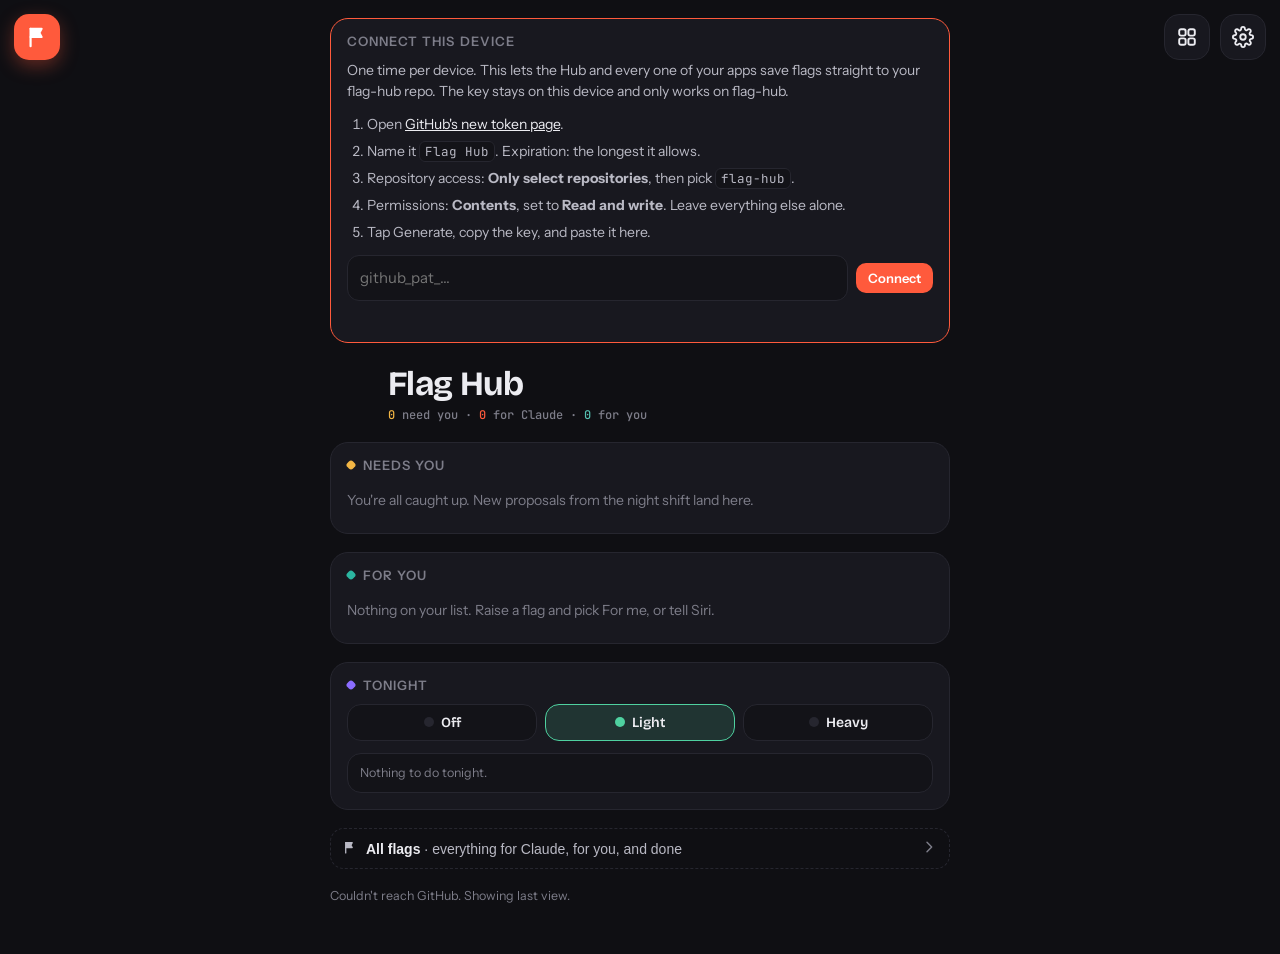
<file: index.html>
<!doctype html>
<html lang="en">
<head>
<meta charset="utf-8">
<meta name="viewport" content="width=device-width,initial-scale=1,viewport-fit=cover">
<title>Flag Hub</title>
<meta name="description" content="Every flag across your apps and projects, plus the night shift switch.">
<meta name="apple-mobile-web-app-capable" content="yes">
<meta name="apple-mobile-web-app-status-bar-style" content="black-translucent">
<meta name="apple-mobile-web-app-title" content="Flag Hub">
<link rel="icon" href="icons/favicon.svg" type="image/svg+xml">
<link rel="icon" href="icons/favicon-32.png?v=2" sizes="32x32">
<link rel="apple-touch-icon" href="icons/apple-touch-icon.png?v=2">
<link rel="manifest" href="manifest.webmanifest">
<meta property="og:title" content="Flag Hub">
<meta property="og:description" content="Every flag across your apps and projects, plus the night shift switch.">
<meta property="og:image" content="https://feirzen.github.io/flag-hub/icons/og-image.png?v=2">
<meta name="twitter:card" content="summary_large_image">
<link rel="preconnect" href="https://fonts.googleapis.com">
<link rel="stylesheet" href="https://fonts.googleapis.com/css2?family=Bricolage+Grotesque:opsz,wght@12..96,500;12..96,700&family=Instrument+Sans:wght@400;500;600&family=JetBrains+Mono:wght@400;500&display=swap">
<style>
/* Layout: one narrow column like a field clipboard; night-shift switch on top, then what needs you, then the flags. */
:root{
  --card:var(--surface,#18181f); --card2:var(--surface2,#131318); --line:var(--border,#26262f); --ink:var(--text,#ececf1); --ink2:var(--dim,#b9b9c4); --ink3:var(--muted,#7d7d89);
  --flag:#ff5a3c; --flagInk:#ffffff; --flagBg:color-mix(in srgb,#ff5a3c 15%,var(--card));
  --okc:var(--ok,#4fd1a0); --okBg:color-mix(in srgb,var(--okc) 15%,var(--card)); --warn:var(--star,#f2b544); --warnBg:color-mix(in srgb,var(--warn) 15%,var(--card));
  --teal:#2bb5a0; --tealInk:color-mix(in srgb,#2bb5a0 78%,var(--ink)); --tealBg:color-mix(in srgb,#2bb5a0 16%,var(--card));
  --off:var(--muted,#7d7d89); --big:#8b6cff; --bigBg:color-mix(in srgb,#8b6cff 16%,var(--card));
  --fd:"Bricolage Grotesque",ui-sans-serif,system-ui,sans-serif; --fb:"Instrument Sans",ui-sans-serif,system-ui,sans-serif; --fm:"JetBrains Mono",ui-monospace,Menlo,monospace;
}
*{box-sizing:border-box}
html{background:var(--bg,#0f0f13)}
body{margin:0;background:var(--bg,#0f0f13);color:var(--ink);font:15px/1.5 var(--fb);padding-left:max(16px,env(safe-area-inset-left,0px));padding-right:max(16px,env(safe-area-inset-right,0px));padding-top:calc(18px + env(safe-area-inset-top,0px));padding-bottom:calc(48px + env(safe-area-inset-bottom,0px));transition:background .5s,color .5s}
.wrap{max-width:620px;margin:0 auto;display:flex;flex-direction:column;gap:18px}
header{display:flex;flex-direction:column;align-items:flex-start;gap:6px;padding-top:6px;padding-right:56px}
h1{font:700 34px/1 var(--fd);letter-spacing:-.02em;margin:0;display:flex;align-items:center;gap:10px;text-wrap:balance}
h1 svg{color:var(--flag);flex:none}
.tally{font:500 12px/1.4 var(--fm);color:var(--ink3);font-variant-numeric:tabular-nums}
.tally b{color:var(--ink);font-weight:500}
section{background:var(--card);border:1px solid var(--line);border-radius:18px;padding:16px;display:flex;flex-direction:column;gap:12px}
h2{font:600 13px/1 var(--fb);letter-spacing:.08em;text-transform:uppercase;color:var(--ink3);margin:0;display:flex;justify-content:space-between;align-items:center}
h2 span.n{font:500 12px var(--fm);letter-spacing:0;color:var(--ink3);text-transform:none}
.modes{display:grid;grid-template-columns:repeat(3,1fr);gap:8px}
.mode{border:1.5px solid var(--line);background:var(--card2);color:var(--ink);border-radius:14px;padding:12px 8px 10px;cursor:pointer;display:flex;flex-direction:column;align-items:center;gap:4px;font:600 15px var(--fd);transition:transform .15s,border-color .2s,background .2s}
.mode small{font:400 11.5px/1.3 var(--fb);color:var(--ink3);text-align:center}
.mode:active{transform:scale(.97)}
.mode[aria-pressed="true"][data-m="off"]{border-color:var(--off);background:var(--card)}
.mode[aria-pressed="true"][data-m="light"]{border-color:var(--okc);background:var(--okBg)}
.mode[aria-pressed="true"][data-m="big"]{border-color:var(--big);background:var(--bigBg)}
.dot{width:10px;height:10px;border-radius:50%;background:var(--line)}
.mode[aria-pressed="true"][data-m="off"] .dot{background:var(--off)}
.mode[aria-pressed="true"][data-m="light"] .dot{background:var(--okc)}
.mode[aria-pressed="true"][data-m="big"] .dot{background:var(--big)}
.lastrun{font-size:13px;color:var(--ink2);margin:0}
.chips{display:flex;flex-wrap:wrap;gap:6px}
.chip{border:1px solid var(--line);background:var(--card2);color:var(--ink2);border-radius:999px;padding:6px 11px;font:500 13px var(--fb);cursor:pointer;transition:background .15s,color .15s,border-color .15s}
.chip[aria-pressed="true"]{background:var(--ink);color:var(--bg);border-color:var(--ink)}
.chip.add{border-style:dashed}
textarea,input[type=text]{width:100%;border:1px solid var(--line);background:var(--card2);color:var(--ink);border-radius:12px;padding:11px 12px;font:15px/1.45 var(--fb);outline:none}
textarea{min-height:84px;resize:vertical}
textarea:focus,input[type=text]:focus{border-color:var(--flag)}
.row{display:flex;gap:8px;align-items:center}
.btn{white-space:nowrap;border:0;border-radius:12px;padding:11px 16px;font:600 15px var(--fb);cursor:pointer;background:var(--flag);color:var(--flagInk);transition:transform .12s}
.btn:active{transform:scale(.97)}
.btn.ghost{background:transparent;color:var(--ink2);border:1px solid var(--line)}
.btn.sm{padding:7px 12px;font-size:13px;border-radius:10px}
.err{color:var(--flag);font-size:13px;min-height:1em;margin:0}
.list{display:flex;flex-direction:column}
.item{display:grid;grid-template-columns:minmax(0,1fr) auto;grid-template-areas:"meta acts" "txt txt";gap:6px 10px;align-items:center;padding:12px 0;border-top:1px solid var(--line);animation:in .35s ease}
.item:first-child{border-top:0;padding-top:2px}
@keyframes in{from{opacity:.0;transform:translateY(4px)}to{opacity:1;transform:none}}
.item .txt{grid-area:txt;min-width:0;overflow-wrap:anywhere}
.item .lt{display:block}
.item .lt.clamp{display:-webkit-box;-webkit-line-clamp:5;-webkit-box-orient:vertical;overflow:hidden}
.item .more{display:inline-block;margin:4px 0 0;padding:0;background:none;border:0;font:inherit;font-size:13px;color:var(--ink3);cursor:pointer;text-decoration:underline;text-underline-offset:2px}
.item>.meta{grid-area:meta}
.item>.acts{grid-area:acts}
.meta{grid-column:1/-1;display:flex;flex-wrap:wrap;gap:6px;align-items:center;font:500 11.5px var(--fm);color:var(--ink3)}
.tag{background:var(--card2);border:1px solid var(--line);border-radius:6px;padding:1px 6px;color:var(--ink2)}
.tag.app{background:var(--flagBg);border-color:transparent;color:var(--flag)}
.tag.prop{background:var(--warnBg);border-color:transparent;color:var(--warn)}
.acts{display:flex;gap:6px;align-items:center}
.ic{width:32px;height:32px;border-radius:10px;border:1px solid var(--line);background:var(--card2);color:var(--ink2);display:flex;align-items:center;justify-content:center;cursor:pointer}
.ic.sure{background:var(--flag);color:var(--flagInk);border-color:var(--flag)}
.ic,.btn{touch-action:manipulation;-webkit-tap-highlight-color:transparent}
.ic{transition:transform .12s ease,background .15s ease,color .15s ease}
.ic:active{transform:scale(.88)}
.ic.working,.saving button.ic.working{background:var(--ink);color:var(--bg);border-color:var(--ink);animation:tapwait 1.1s ease-in-out infinite}
.saving{opacity:.6;pointer-events:none;transition:opacity .2s ease}
@keyframes tapwait{50%{opacity:.5;transform:scale(.92)}}
.empty{color:var(--ink3);font-size:14px;margin:0;padding:6px 0}
.prop{background:var(--card2);border:1px solid var(--line);border-radius:14px;padding:12px;display:flex;flex-direction:column;gap:8px}
.prop h3{margin:0;font:600 16px/1.3 var(--fd)}
.prop p{margin:0;color:var(--ink2);font-size:14px}
.prop a{color:var(--ink);font-size:13px}
.state{font:600 12px var(--fb);padding:3px 8px;border-radius:6px;align-self:flex-start}
.state.approved{background:var(--okBg);color:var(--okc)}
.state.denied{background:var(--card);color:var(--ink3);border:1px solid var(--line)}
.filters{display:flex;gap:6px;overflow-x:auto;padding-bottom:2px}
.filters .chip{flex:none}
details summary{cursor:pointer;color:var(--ink3);font-size:13px}
.note{font-size:12.5px;color:var(--ink3);margin:0}
:focus-visible{outline:2px solid var(--flag);outline-offset:2px}
@media (prefers-reduced-motion:reduce){*{animation:none!important;transition:none!important}}
[hidden]{display:none!important}
.tag.pri{background:var(--flagBg);border-color:transparent;color:var(--flag)}
.item.is-pri .txt{font-weight:500}
.ic.pri-on{background:var(--flag);color:var(--flagInk);border-color:var(--flag)}
.prirow{display:flex;gap:8px;align-items:center;font-size:14px;color:var(--ink2);cursor:pointer}
.prirow input{accent-color:var(--flag);width:18px;height:18px}
.digest{display:flex;flex-direction:column;gap:6px;border-top:1px solid var(--line);padding-top:10px}
.digest .dl{display:flex;gap:8px;align-items:baseline;font-size:14px;color:var(--ink2)}
.digest .dk{flex:none;font:600 11px var(--fm);text-transform:uppercase;letter-spacing:.04em;padding:2px 6px;border-radius:6px;background:var(--card2);color:var(--ink3)}
.digest .dk.fixed,.digest .dk.shipped,.digest .dk.merged{background:var(--okBg);color:var(--okc)}
.digest .dk.proposed{background:var(--warnBg);color:var(--warn)}
.digest .dk.failed{background:var(--flagBg);color:var(--flag)}
.shots{display:grid;grid-template-columns:1fr 1fr;gap:8px}
.pics{display:inline-flex;align-items:center;gap:4px;width:auto;padding:0 9px;font:500 12px var(--fm)}
.pics svg{flex:none}
/* whose turn is it: one plain line on every proposal */
.turn{display:flex;gap:8px;align-items:flex-start;font:600 14px/1.35 var(--fb);color:var(--ink)}
.turn i{width:9px;height:9px;border-radius:50%;flex:none;margin-top:5px;background:var(--c)}
.turn small{display:block;font:400 12.5px/1.4 var(--fb);color:var(--ink3);margin-top:2px}
.prop .links{display:flex;gap:8px;align-items:center;flex-wrap:wrap}
.prop .links a{font-size:13px;color:var(--ink3)}
.prop.claude{gap:6px}
.said.clamp{display:-webkit-box;-webkit-line-clamp:2;-webkit-box-orient:vertical;overflow:hidden;cursor:pointer}
a.btn{text-decoration:none;display:inline-flex;align-items:center;gap:6px}
/* archive: merged and denied, one short line each, folded away */
#archBox{margin-top:2px}
.arow{display:flex;gap:8px;align-items:center;padding:7px 0;border-top:1px solid var(--line);font-size:13.5px;color:var(--ink2)}
.arow:first-child{border-top:0}
.arow .at{flex:1;min-width:0;overflow:hidden;text-overflow:ellipsis;white-space:nowrap}
.arow .at a{color:inherit}
.arow .state{flex:none;font-size:11px;padding:2px 6px}
.arow .btn{flex:none;padding:4px 9px;font-size:12px}
.state.shipped{background:var(--okBg);color:var(--okc)}
/* screenshot viewer: opens on tap, glowing ring shows where the change is */
.sv{position:fixed;inset:0;z-index:2147483000;background:rgba(8,8,12,.97);-webkit-backdrop-filter:blur(6px);backdrop-filter:blur(6px);display:flex;flex-direction:column;align-items:center;gap:10px;padding:calc(14px + env(safe-area-inset-top,0px)) 16px calc(16px + env(safe-area-inset-bottom,0px));overflow-y:auto;animation:in .2s ease}
.sv .bar{width:100%;max-width:520px;display:flex;gap:8px;align-items:center;justify-content:space-between;position:sticky;top:0;z-index:2}
.sv .seg{display:flex;gap:4px;background:#1b1b22;border:1px solid #2c2c36;border-radius:12px;padding:4px}
.sv .seg button{border:0;background:transparent;color:#b9b9c4;border-radius:9px;padding:7px 14px;font:600 14px var(--fb);cursor:pointer}
.sv .seg button[aria-pressed="true"]{background:#ececf1;color:#0f0f13}
.sv .x{width:38px;height:38px;border-radius:12px;border:1px solid #2c2c36;background:#1b1b22;color:#ececf1;font:600 20px/1 var(--fb);cursor:pointer}
.sv .hint{font-size:12.5px;color:#b9b9c4;margin:0;text-align:center}
.sv .pic{position:relative;width:100%;max-width:520px;flex:none}
.sv .pic img{width:100%;display:block;border-radius:12px;background:#18181f}
.spot{position:absolute;border-radius:50%;border:3px solid #ffd23f;transform:translate(-50%,-50%);pointer-events:none;box-shadow:0 0 0 3px rgba(255,210,63,.3),0 0 22px 6px rgba(255,210,63,.55),inset 0 0 14px rgba(255,210,63,.35);animation:glow 1.5s ease-in-out infinite}
@keyframes glow{50%{box-shadow:0 0 0 6px rgba(255,210,63,.18),0 0 34px 12px rgba(255,210,63,.75),inset 0 0 18px rgba(255,210,63,.45)}}
.shots figure{margin:0;display:flex;flex-direction:column;gap:4px}
.shots img{width:100%;border-radius:10px;border:1px solid var(--line);display:block;background:var(--card)}
.shots figcaption{font:500 11px var(--fm);color:var(--ink3)}
.connect{border-color:var(--flag)}
.connect ol{margin:0;padding-left:20px;color:var(--ink2);font-size:14px;display:flex;flex-direction:column;gap:6px}
.connect code{font:12.5px var(--fm);background:var(--card2);border:1px solid var(--line);border-radius:6px;padding:1px 5px}
footer{display:flex;justify-content:space-between;gap:10px;color:var(--ink3);font-size:12.5px;flex-wrap:wrap}
footer button{background:none;border:0;color:var(--ink3);text-decoration:underline;cursor:pointer;font:inherit;padding:0}
.tag.kind-you{background:var(--tealBg);border-color:transparent;color:var(--tealInk)}
/* project colors */
.tag.proj{background:var(--pBg);border-color:transparent;color:var(--pInk)}
.pd{width:8px;height:8px;border-radius:50%;background:var(--pc);display:inline-block;flex:none}
.chip{display:inline-flex;align-items:center;gap:6px}
.chip[data-p][aria-pressed="true"],.chip[data-f][aria-pressed="true"]:not([data-f="all"]){background:var(--pBg);color:var(--pInk);border-color:var(--pc)}
.chips.scroll{flex-wrap:nowrap;overflow-x:auto;scrollbar-width:none;padding-bottom:2px;-webkit-mask-image:linear-gradient(90deg,#000 88%,transparent);mask-image:linear-gradient(90deg,#000 88%,transparent)}
.chips.scroll::-webkit-scrollbar,.filters::-webkit-scrollbar{display:none}
.chips.scroll .chip{flex:none}
/* section marks */
.ht{display:flex;align-items:center;gap:8px}
.hd{width:8px;height:8px;border-radius:3px;background:var(--c);transform:rotate(45deg);flex:none}
/* who: for Claude (orange) vs for me (teal) */
.who{display:grid;grid-template-columns:1fr 1fr;gap:4px;background:var(--card2);border:1px solid var(--line);border-radius:12px;padding:4px}
.who button{border:0;background:transparent;color:var(--ink3);border-radius:9px;padding:8px 6px;font:600 14px var(--fb);cursor:pointer;display:flex;gap:6px;align-items:center;justify-content:center;transition:background .25s,color .25s}
.who button svg{transition:color .25s}
.who button[aria-pressed="true"][data-k="claude"]{background:var(--flagBg);color:var(--flag)}
.who button[aria-pressed="true"][data-k="you"]{background:var(--tealBg);color:var(--tealInk)}
.who .wn{font:500 12px var(--fm);opacity:.75}
.btn.teal{background:var(--teal);color:#fff}
.prirow input.teal{accent-color:var(--teal)}
textarea.teal:focus{border-color:var(--teal)}
.fg{flex:none;color:var(--flag);display:inline-flex}
.item.mine .fg{color:var(--teal)}
.item.mine .ic.pri-on{background:var(--teal);border-color:var(--teal)}
/* check-in for old flags */
.review{border:1px dashed color-mix(in srgb,var(--warn) 60%,transparent);background:var(--warnBg);border-radius:14px;padding:12px;display:flex;flex-direction:column;gap:4px}
.review h3{margin:0;font:600 15px/1.3 var(--fd);color:var(--ink);display:flex;justify-content:space-between;align-items:center}
.review .note{margin-bottom:4px}
.review .item{border-top-color:color-mix(in srgb,var(--warn) 25%,var(--line))}
.ic.keep{color:var(--warn)}
.age{color:var(--warn)}
.keeps{grid-column:1/-1;display:flex;gap:6px;align-items:center;flex-wrap:wrap;font-size:13px;color:var(--ink2);animation:in .25s ease}
.keeps .chip{padding:4px 10px;font-size:12.5px;border-color:color-mix(in srgb,var(--warn) 50%,var(--line));color:var(--warn)}
.pnote{min-height:64px;font-size:14px}
.pnote:focus{border-color:var(--warn)}
.state.redo{background:var(--warnBg);color:var(--warn)}
.state.ready{background:var(--warnBg);color:var(--warn)}
.said{font-style:italic;font-size:13px!important;color:var(--ink3)!important}
.tag.kind-idea{background:transparent}
/* folding sections: tap a heading to fold it, the Hub remembers */
h2.fold{cursor:pointer;user-select:none;-webkit-user-select:none}
h2.fold .ht::after{content:"";width:7px;height:7px;border-right:1.8px solid var(--ink3);border-bottom:1.8px solid var(--ink3);transform:translateY(-2px) rotate(45deg);transition:transform .25s;margin-left:2px}
section.shut h2.fold .ht::after{transform:translateY(1px) rotate(-45deg)}
section.shut>:not(h2){display:none!important}
section.shut{gap:0}
/* folded night shift: a small three-part pill shows which mode is on */
.nsPill{display:none;margin-left:auto;gap:2px;padding:2px;border:1px solid var(--line);border-radius:999px;background:var(--card2)}
section.shut .nsPill{display:inline-flex}
section.shut #modeSaved:empty{display:none}
.nsPill i{font:600 10.5px/1 var(--fb);font-style:normal;letter-spacing:.04em;padding:4px 7px;border-radius:999px;color:var(--ink3);opacity:.55;transition:background .2s,color .2s,opacity .2s}
.nsPill i.on{opacity:1;color:var(--bg)}
.nsPill i.on[data-m="off"]{background:var(--off)}
.nsPill i.on[data-m="light"]{background:var(--okc)}
.nsPill i.on[data-m="big"]{background:var(--big)}
/* ideas: dotted outline flag, kept apart from the work */
.who{grid-template-columns:repeat(3,1fr)}
.who button[aria-pressed="true"][data-k="idea"]{background:var(--card);color:var(--ink);box-shadow:inset 0 0 0 1.5px color-mix(in srgb,var(--ink3) 70%,transparent)}
.item.idea .fg{color:var(--ink2)}
.btn.idea{background:var(--ink);color:var(--bg)}
textarea.idea:focus{border-color:var(--ink2)}
/* Claude's note on a flag */
.cnote{grid-column:1/-1;font-size:13.5px;color:var(--ink2);background:var(--card2);border:1px solid var(--line);border-left:3px solid var(--flag);border-radius:8px;padding:7px 10px;white-space:pre-line}
.cnote b{font-weight:600;color:var(--ink)}
/* edit a flag in place */
.fedit{grid-area:txt;display:flex;flex-direction:column;gap:8px;animation:in .25s ease}
.who button{white-space:nowrap}
.pen{display:inline-flex;vertical-align:-3px;margin-left:6px;padding:2px;border:0;background:none;color:var(--ink3);cursor:pointer;border-radius:6px}
.pen svg{width:15px;height:15px}
.pen:hover{color:var(--ink)}
.fedit .ftext{min-height:110px}
.fedit select{border:1px solid var(--line);background:var(--card2);color:var(--ink);border-radius:10px;padding:8px 10px;font:14px var(--fb);max-width:100%}
.fedit .chip{padding:4px 10px;font-size:12.5px}
/* labels */
.lab{display:grid;grid-template-columns:auto minmax(0,1fr) auto auto;gap:8px;align-items:center}
.lab input[type=color]{width:32px;height:32px;border:1px solid var(--line);border-radius:10px;background:var(--card2);padding:3px;cursor:pointer}
.lab input[type=color]::-webkit-color-swatch-wrapper{padding:0}
.lab input[type=color]::-webkit-color-swatch{border:0;border-radius:6px}
.lab input[type=text]{padding:7px 10px;font-size:14px;border-radius:10px}
.lab .ln{font:500 11.5px var(--fm);color:var(--ink3);min-width:2.5em;text-align:right}
/* three lanes: Cloud runs, PC runs, Ideas */
header{padding-left:58px}
.raise{position:fixed;z-index:50;top:calc(14px + env(safe-area-inset-top,0px));left:max(14px,env(safe-area-inset-left,0px));width:46px;height:46px;border-radius:15px;border:0;background:var(--flag);color:var(--flagInk);display:flex;align-items:center;justify-content:center;cursor:pointer;box-shadow:0 6px 18px color-mix(in srgb,var(--flag) 35%,transparent);transition:transform .12s}
.raise:active{transform:scale(.94)}
.lanes{display:grid;grid-template-columns:repeat(3,1fr);gap:4px;background:var(--card);border:1px solid var(--line);border-radius:14px;padding:4px;position:sticky;top:calc(6px + env(safe-area-inset-top,0px));z-index:40}
.lanes button{border:0;background:transparent;color:var(--ink3);border-radius:10px;padding:9px 6px;font:600 15px var(--fd);cursor:pointer;display:flex;gap:6px;align-items:center;justify-content:center;position:relative;transition:background .2s,color .2s}
.lanes button[aria-selected="true"]{background:var(--ink);color:var(--bg)}
.lanes .wn{font:500 12px var(--fm);opacity:.7}
/* once the lane bar sticks to the top on a phone, it tucks toward the center so the flag and gear buttons keep their corners */
.lanes{transition:margin .25s ease,top .25s ease}
@media (max-width:760px){.lanes.stuck{margin-inline:58px;top:calc(15px + env(safe-area-inset-top,0px));box-shadow:0 6px 18px rgba(0,0,0,.25)}.lanes.stuck button{padding-inline:2px;font-size:14px}}
.lanes .ping{position:absolute;top:6px;right:8px;width:7px;height:7px;border-radius:50%;background:var(--warn)}
.who.two{grid-template-columns:1fr 1fr}
.sheetbg{position:fixed;inset:0;z-index:2147482000;background:rgba(8,8,12,.6);display:flex;align-items:flex-start;justify-content:center;padding:calc(72px + env(safe-area-inset-top,0px)) 12px 12px;overflow-y:auto;animation:in .2s ease}
.sheet{width:100%;max-width:560px;background:var(--card);border:1px solid var(--line);border-radius:18px;padding:16px;display:flex;flex-direction:column;gap:12px;box-shadow:0 20px 50px rgba(0,0,0,.35)}
.sheet h2{cursor:default}
.sheet .x{width:34px;height:34px;border-radius:10px;border:1px solid var(--line);background:var(--card2);color:var(--ink2);font:600 18px/1 var(--fb);cursor:pointer}
.lab{grid-template-columns:auto minmax(0,1fr) auto auto auto}
.lab select{border:1px solid var(--line);background:var(--card2);color:var(--ink2);border-radius:10px;padding:6px 4px;font:13px var(--fb)}
.who button[data-nl][aria-pressed="true"]{background:var(--card);color:var(--ink);box-shadow:inset 0 0 0 1.5px var(--ink3)}
.fedit .lanerow{display:flex;gap:6px;align-items:center;font-size:13px;color:var(--ink3)}

/* ---------- concept flags (Claude's suggestions) ---------- */
:root{--idea:#9b6bff;--ideaInk:color-mix(in srgb,#9b6bff 70%,var(--ink));--ideaBg:color-mix(in srgb,#9b6bff 14%,var(--card))}
.sug{position:relative;background:var(--card2);border:1px solid color-mix(in srgb,var(--idea) 30%,var(--line));border-radius:14px;padding:12px 12px 12px 15px;display:flex;flex-direction:column;gap:8px;animation:in .35s ease;overflow:hidden}
.sug::before{content:"";position:absolute;left:0;top:0;bottom:0;width:4px;background:linear-gradient(var(--idea),color-mix(in srgb,var(--idea) 40%,transparent))}
.sug .pitch{margin:0;font:600 15.5px/1.35 var(--fd);color:var(--ink);display:flex;gap:6px;align-items:flex-start;justify-content:space-between}
.sug .why{margin:0;font-size:13px;color:var(--ink3)}
.sug .why b{color:var(--ideaInk);font-weight:600}
.sug .meta{display:flex;flex-wrap:wrap;gap:6px;align-items:center;font-size:12px;color:var(--ink3)}
.sz{display:inline-flex;align-items:center;gap:4px;border-radius:999px;padding:2px 8px;font:600 11.5px var(--fm);background:var(--ideaBg);color:var(--ideaInk)}
.sz i{display:inline-block;width:6px;height:6px;border-radius:2px;background:currentColor;opacity:.35}
.sz i.on{opacity:1}
.btn.idea{background:var(--idea);color:#fff}
textarea.idea:focus,.sug textarea:focus{border-color:var(--idea);outline:none;box-shadow:0 0 0 3px color-mix(in srgb,var(--idea) 22%,transparent)}
.sug .stext{width:100%;min-height:70px}
.sug .mock{display:flex;gap:8px;align-items:center}
.sug .mock img{width:64px;height:64px;object-fit:cover;border-radius:10px;border:1px solid var(--line);cursor:zoom-in}
.tag.kind-concept{background:var(--ideaBg);border-color:transparent;color:var(--ideaInk)}
.item.from-concept .fg{color:var(--idea)}
#sgBox .denied{font-size:13px;color:var(--ink3)}
#sgBox .drow{display:flex;gap:8px;align-items:center;padding:7px 0;border-top:1px solid var(--line)}
#sgBox .drow span{flex:1;min-width:0}
#sgBox .drow small{display:block;color:var(--ink3)}
@keyframes plant{0%{transform:none;opacity:1}40%{transform:translateY(-6px) scale(.98)}100%{transform:translateY(14px) scale(.96);opacity:0}}
.sug.leaving{animation:plant .45s cubic-bezier(.4,0,.2,1) forwards;pointer-events:none}

/* ---------- app library ---------- */
.lanes{grid-template-columns:repeat(4,1fr)}
.lanes .ai{display:inline-flex}
body.v-apps .wrap > section:not(#libBox):not(#siriBox){display:none!important}
body:not(.v-apps) #libBox{display:none!important}
.lib{display:grid;grid-template-columns:repeat(auto-fill,minmax(78px,1fr));gap:14px 8px;padding-top:4px}
.app{display:flex;flex-direction:column;align-items:center;gap:7px;background:none;border:0;padding:4px 0;cursor:pointer;color:var(--ink2);font:500 12.5px/1.2 var(--fb);text-align:center;-webkit-tap-highlight-color:transparent}
.app .ico{position:relative;width:58px;height:58px;border-radius:15px;display:grid;place-items:center;background:var(--card2);border:1px solid var(--line);box-shadow:0 4px 14px var(--shadow,rgba(0,0,0,.2));transition:transform .25s cubic-bezier(.3,1.4,.5,1),filter .35s ease,opacity .35s ease,box-shadow .35s ease;overflow:hidden}
.app .ico img{width:100%;height:100%;object-fit:cover;display:block}
.app .ico svg{width:30px;height:30px}
.app:active .ico{transform:scale(.92)}
.app.off .ico{filter:grayscale(1);opacity:.38;box-shadow:none}
.app.off .nm{opacity:.5}
.app.focus .ico{box-shadow:0 0 0 2.5px var(--flag),0 0 22px color-mix(in srgb,var(--flag) 45%,transparent)}
.app.focus .nm{font-weight:700;color:var(--ink)}
.app.focus .ico::after{content:"";position:absolute;inset:0;border-radius:inherit;background:linear-gradient(115deg,transparent 30%,rgba(255,255,255,.35) 50%,transparent 70%);transform:translateX(-120%);animation:sheen 3.6s ease-in-out infinite}
@keyframes sheen{0%,60%{transform:translateX(-120%)}85%,100%{transform:translateX(120%)}}
.app[aria-pressed="true"] .ico{transform:translateY(-3px)}
.app .badge{position:absolute;top:-1px;right:-1px;min-width:18px;height:18px;padding:0 5px;border-radius:9px;background:var(--idea);color:#fff;font:700 11px/18px var(--fm)}
.app .wrapi{position:relative}
.lgroup{font:600 12px var(--fm);letter-spacing:.06em;text-transform:uppercase;color:var(--ink3);margin:14px 0 2px}
.adetail{margin-top:14px;background:var(--card2);border:1px solid var(--line);border-radius:16px;padding:14px;display:flex;flex-direction:column;gap:12px;animation:in .3s ease}
.adetail .hd2{display:flex;gap:12px;align-items:center}
.adetail .hd2 .ico{width:46px;height:46px;border-radius:12px}
.adetail h3{margin:0;font:600 18px var(--fd)}
.adetail .sub{font-size:12.5px;color:var(--ink3)}
.seg3{display:grid;grid-template-columns:repeat(3,1fr);gap:4px;background:var(--card);border:1px solid var(--line);border-radius:12px;padding:4px}
.seg3 button{border:0;background:transparent;color:var(--ink3);border-radius:9px;padding:9px 4px;font:600 14px var(--fb);cursor:pointer;display:flex;flex-direction:column;align-items:center;gap:2px;transition:background .2s,color .2s}
.seg3 button small{font:500 11px var(--fb);opacity:.8}
.seg3 button[aria-pressed="true"][data-st="off"]{background:var(--ink3);color:var(--bg)}
.seg3 button[aria-pressed="true"][data-st="on"]{background:var(--ink);color:var(--bg)}
.seg3 button[aria-pressed="true"][data-st="focus"]{background:var(--flag);color:#fff}
.vis h4{margin:0 0 4px;font:600 12px var(--fm);letter-spacing:.05em;text-transform:uppercase;color:var(--ink3)}
.vis p,.vis ul{margin:0 0 10px;font-size:14px;color:var(--ink2)}
.vis ul{padding-left:18px}
.vis li{margin:2px 0}
.vis textarea{width:100%;min-height:58px;margin-bottom:8px}
.adetail .links{display:flex;gap:12px;flex-wrap:wrap;font-size:13px}
.adetail .links a{color:var(--ink2)}
@media (prefers-reduced-motion:reduce){.app.focus .ico::after{animation:none}.sug.leaving{animation:none;opacity:0}}

/* ---------- tonight's plan ---------- */
.tonight{margin-top:10px;border:1px solid var(--line);border-radius:14px;padding:10px 12px;background:var(--card2)}
.tonight h3{margin:0 0 6px;font:600 12px var(--fm);letter-spacing:.06em;text-transform:uppercase;color:var(--ink3);display:flex;justify-content:space-between}
.tl{display:grid;grid-template-columns:18px minmax(0,1fr) auto;gap:8px;align-items:center;padding:6px 0;border-top:1px solid var(--line);font-size:13.5px;animation:in .3s ease}
.tl:first-of-type{border-top:0}
.tl .k{font:600 12px var(--fm);color:var(--ink3);text-align:center}
.tl .t{min-width:0;overflow:hidden;text-overflow:ellipsis;white-space:nowrap;color:var(--ink2)}
.tl .t b{font-weight:600;color:var(--ink)}
.tl.skip .t{text-decoration:line-through;opacity:.5}
.tl .btn{padding:3px 9px;font-size:12px}
.tl.more{color:var(--ink3);font-size:12.5px;grid-template-columns:18px 1fr}
/* ---------- siri inbox ---------- */
body.v-apps .wrap > section#siriBox{display:block!important}
body:not(.v-apps) #siriBox{display:none!important}
#siriBox ol{margin:6px 0 0;padding-left:20px;font-size:14px;color:var(--ink2)}
#siriBox ol li{margin:5px 0}
#siriBox code{font:12.5px var(--fm);background:var(--card2);border:1px solid var(--line);border-radius:6px;padding:1px 5px;word-break:break-all}
.heard{font-style:italic;color:var(--ink2)}

/* ================= v3 layout: home screen + apps, no tabs ================= */
:root{--yes:#2fa86a;--yesInk:#fff;--no:#e5484d;--noInk:#fff;--mineIdea:#4fa3ff;--clIdea:#ffaa66}
body.v3 .lanes{display:none}
.topright{position:fixed;z-index:60;top:calc(14px + env(safe-area-inset-top,0px));right:max(14px,env(safe-area-inset-right,0px));display:flex;gap:10px}
.topbtn{position:relative;width:46px;height:46px;border-radius:15px;border:1px solid var(--line);background:var(--card);color:var(--ink);display:flex;align-items:center;justify-content:center;cursor:pointer;transition:transform .15s,background .2s}
.topbtn:active{transform:scale(.94)}
.topbtn svg{width:22px;height:22px;transition:transform .55s cubic-bezier(.175,.885,.32,1.275)}
.topbtn.fk-open svg{transform:rotate(180deg)}
.topbtn .badge{position:absolute;top:-4px;right:-4px;min-width:18px;height:18px;padding:0 5px;border-radius:9px;background:var(--clIdea);color:#2a1300;font:700 11px/18px var(--fm)}
header{padding-right:120px}
.view{display:flex;flex-direction:column;gap:18px;animation:vin .32s cubic-bezier(.2,.8,.2,1)}
@keyframes vin{from{opacity:0;transform:translateY(8px)}to{opacity:1;transform:none}}
.back{align-self:flex-start;min-height:46px;margin-left:58px;display:inline-flex;align-items:center;gap:6px;border:0;background:none;color:var(--ink2);font:600 15px var(--fb);cursor:pointer;padding:6px 0}
.back svg{width:20px;height:20px}
.vhead{display:flex;align-items:center;gap:12px;flex-wrap:wrap}
.vhead h1{font-size:28px}
/* needs you */
.need{background:var(--card2);border:1px solid var(--line);border-radius:16px;padding:14px;display:flex;flex-direction:column;gap:10px;animation:in .35s ease}
.need h3{margin:0;font:600 17px/1.3 var(--fd)}
.need p{margin:0;color:var(--ink2);font-size:14.5px;line-height:1.5}
.need .tools{display:flex;gap:8px;align-items:center}
.need .tools .ic{width:38px;height:38px;border-radius:12px}
.need .tools .ic svg{width:19px;height:19px}
.need .tools .ic[aria-pressed="true"]{background:var(--ink);color:var(--bg);border-color:var(--ink)}
.yn{display:grid;grid-template-columns:1fr 1fr;gap:10px}
.yn button{white-space:nowrap;border:0;border-radius:13px;padding:12px 8px;font:600 15px var(--fb);cursor:pointer;display:flex;align-items:center;justify-content:center;gap:7px;transition:transform .12s,filter .2s}
.yn button:active{transform:scale(.97)}
.yn .no{background:var(--no);color:var(--noInk)}
.yn .yes{background:var(--yes);color:var(--yesInk)}
.yn svg{width:18px;height:18px}
.need .forgood{align-self:center;border:0;background:none;color:var(--ink3);font:500 13px var(--fb);text-decoration:underline;cursor:pointer}
.need.leaving{animation:out .4s ease forwards}
/* a question Claude left on a flag */
.need.ask .ft{margin:0;font:600 15.5px/1.4 var(--fd);color:var(--ink)}
.need.ask .q{margin:0;font-size:14px;line-height:1.5;color:var(--ink2);background:color-mix(in srgb,var(--warn) 8%,var(--card));border:1px solid color-mix(in srgb,var(--warn) 30%,var(--line));border-left:3px solid var(--warn);border-radius:10px;padding:8px 11px}
.need.ask .q b{font-weight:600;color:var(--ink)}
.need.ask .tools{justify-content:space-between}
.need.ask .moves{display:flex;gap:6px}
.need.ask .moves .chip{padding:6px 12px;font-size:13px}
.need.ask .yn .no{background:var(--card);color:var(--ink);border:1px solid var(--line)}
@keyframes out{to{opacity:0;transform:translateX(30px) scale(.98)}}
.mini{display:flex;gap:10px;align-items:center;padding:10px 12px;border:1px dashed var(--line);border-radius:14px;cursor:pointer;color:var(--ink2);font-size:14px;background:none;width:100%;text-align:left}
.mini b{color:var(--ink);font-weight:600}
.mini .go{margin-left:auto;color:var(--ink3)}
/* for you carousel */
.fy{position:relative;background:var(--tealBg);border:1px solid color-mix(in srgb,var(--teal) 35%,var(--line));border-radius:16px;padding:14px 14px 12px;min-height:118px;cursor:pointer;overflow:hidden}
.fy .slide{display:flex;flex-direction:column;gap:8px;transition:opacity .6s ease,transform .6s cubic-bezier(.2,.8,.2,1)}
.fy .slide.hide{opacity:0;transform:translateY(10px)}
.fy .t{font:600 16.5px/1.35 var(--fd);color:var(--ink)}
.fy .helper{font-size:13px;color:var(--tealInk)}
.fy .bot{display:flex;align-items:center;gap:8px}
.fy .dots{display:flex;gap:5px;margin-left:auto}
.fy .dots i{width:6px;height:6px;border-radius:50%;background:var(--teal);opacity:.3;transition:opacity .4s,width .4s}
.fy .dots i.on{opacity:1;width:16px;border-radius:3px}
.fy .ic{background:var(--card);width:34px;height:34px}
.fy .more{font-size:12.5px;color:var(--tealInk);font-weight:600}
/* tonight */
.modes.compact{grid-template-columns:repeat(3,1fr)}
.modes.compact .mode{padding:9px 6px;font-size:14px;flex-direction:row;justify-content:center;gap:7px}
.tonight{margin-top:0}
.tl .ln{display:inline-flex;color:var(--ink3);margin-right:4px;vertical-align:-2px}
.tl .ln svg{width:14px;height:14px}
/* all flags */
.seg4{display:grid;grid-template-columns:repeat(4,1fr);gap:4px;background:var(--card2);border:1px solid var(--line);border-radius:12px;padding:4px}
.seg4 button{border:0;background:none;color:var(--ink3);border-radius:9px;padding:8px 2px;font:600 13.5px var(--fb);cursor:pointer}
.seg4 button[aria-pressed="true"]{background:var(--ink);color:var(--bg)}
.ic.pics2{width:auto;padding:0 8px;gap:4px;font:500 12px var(--fm)}
/* apps view */
.lanepick{display:grid;grid-template-columns:1fr 1fr;gap:12px}
.lanepick button{border:1.5px solid var(--line);background:var(--card);border-radius:18px;padding:14px 10px 12px;display:flex;flex-direction:column;align-items:center;gap:6px;cursor:pointer;color:var(--ink2);font:600 15px var(--fd);transition:border-color .25s,background .25s,transform .15s}
.lanepick button:active{transform:scale(.97)}
.lanepick svg{width:46px;height:46px;transition:transform .35s cubic-bezier(.3,1.4,.5,1)}
.lanepick button[aria-pressed="true"]{border-color:var(--ink);background:var(--card2);color:var(--ink)}
.lanepick button[aria-pressed="true"] svg{transform:scale(1.08)}
.lanepick small{font:500 12px var(--fm);color:var(--ink3)}
.app.space .ico{border-style:dashed}
/* app page */
.ahead{display:flex;gap:14px;align-items:center}
.ahead .ico{width:64px;height:64px;border-radius:17px;flex:none}
.ahead h1{font-size:28px}
.ahead .sub{font:500 12px var(--fm);color:var(--ink3);margin-top:4px}
.sec{background:var(--card);border:1px solid var(--line);border-radius:18px;padding:14px 16px;display:flex;flex-direction:column;gap:10px}
.sec>h2 .n{font:500 12px var(--fm);color:var(--ink3);text-transform:none;letter-spacing:0}
.someday{display:flex;flex-direction:column;gap:10px}
.sd{border:1.5px dashed var(--mineIdea);border-radius:14px;padding:10px 12px;display:flex;flex-direction:column;gap:6px;background:color-mix(in srgb,var(--mineIdea) 6%,transparent)}
.sd.cl{border-color:var(--clIdea);background:color-mix(in srgb,var(--clIdea) 7%,transparent)}
.sd .sdwho{font:600 11px var(--fm);letter-spacing:.04em;text-transform:uppercase;color:var(--mineIdea)}
.sd.cl .sdwho{color:var(--clIdea)}
.sd .txt{font-size:15px;color:var(--ink)}
.sd .row .ic{width:30px;height:30px}
.sd.cl .pitch{margin:0;font:600 15px/1.35 var(--fd);display:flex;gap:6px;justify-content:space-between}
.sd.cl .why{margin:0;font-size:13px;color:var(--ink3)}
.sd.cl .why b{color:var(--clIdea)}
.sd.cl textarea{min-height:56px}
.btn.plant{background:var(--clIdea);color:#2a1300}
.ship span:nth-child(2){overflow:hidden;text-overflow:ellipsis;white-space:nowrap;min-width:0}
.ship{display:flex;gap:8px;font-size:13.5px;color:var(--ink2);padding:5px 0;border-top:1px solid var(--line)}
.ship:first-of-type{border-top:0}
.ship i{color:var(--okc);font-style:normal}
.addbtn{border:1px dashed var(--line);background:none;color:var(--ink2);border-radius:14px;padding:12px;font:600 14px var(--fb);cursor:pointer}
/* raise sheet: one box */
.heard{display:flex;flex-direction:column;gap:8px}
.heard .lbl{font:600 11px var(--fm);letter-spacing:.06em;text-transform:uppercase;color:var(--ink3)}
.whoseg{display:grid;grid-template-columns:repeat(3,1fr);gap:4px;background:var(--card2);border:1px solid var(--line);border-radius:12px;padding:4px}
.whoseg button{border:0;background:none;border-radius:9px;padding:8px 4px;font:600 13.5px var(--fb);color:var(--ink3);cursor:pointer;display:flex;align-items:center;justify-content:center;gap:5px}
.whoseg button[aria-pressed="true"][data-k="claude"]{background:var(--flag);color:#fff}
.whoseg button[aria-pressed="true"][data-k="you"]{background:var(--teal);color:#fff}
.whoseg button[aria-pressed="true"][data-k="idea"]{background:var(--mineIdea);color:#fff}
.chip.guess{box-shadow:0 0 0 2px color-mix(in srgb,var(--clIdea) 60%,transparent)}
.togs{display:flex;gap:8px;flex-wrap:wrap}
.tog{border:1px solid var(--line);background:var(--card2);color:var(--ink2);border-radius:999px;padding:7px 12px;font:600 13px var(--fb);cursor:pointer;display:inline-flex;gap:6px;align-items:center}
.tog[aria-pressed="true"]{background:var(--flagBg);color:var(--flag);border-color:transparent}
.tog.pc[aria-pressed="true"]{background:var(--card);color:var(--ink);border-color:var(--ink)}
.boxrow{position:relative}
.boxrow textarea{padding-right:52px;min-height:96px}
.mic{position:absolute;right:8px;bottom:8px;width:38px;height:38px;border-radius:12px;border:1px solid var(--line);background:var(--card);color:var(--ink2);display:flex;align-items:center;justify-content:center;cursor:pointer}
.mic.on{background:var(--no);color:#fff;border-color:transparent;animation:pulse 1.4s ease infinite}
@keyframes pulse{50%{box-shadow:0 0 0 6px color-mix(in srgb,var(--no) 25%,transparent)}}
.chips.scroll{flex-wrap:nowrap;overflow-x:auto;padding-bottom:2px}
.chips.scroll .chip{flex:none}
/* share popup */
.shotprev{width:100%;max-height:46vh;object-fit:contain;border-radius:12px;border:1px solid var(--line);background:#000}
.pick{display:flex;flex-direction:column;max-height:34vh;overflow-y:auto;border:1px solid var(--line);border-radius:12px}
.pick button{border:0;border-top:1px solid var(--line);background:none;color:var(--ink);text-align:left;padding:10px 12px;font:14px/1.35 var(--fb);cursor:pointer;display:flex;gap:8px;align-items:baseline}
.pick button:first-child{border-top:0}
.pick button small{color:var(--ink3);font:500 11px var(--fm);flex:none}
.seg2{display:grid;grid-template-columns:1fr 1fr;gap:4px;background:var(--card2);border:1px solid var(--line);border-radius:12px;padding:4px}
.seg2 button{border:0;background:none;border-radius:9px;padding:8px;font:600 14px var(--fb);color:var(--ink3);cursor:pointer}
.seg2 button[aria-pressed="true"]{background:var(--ink);color:var(--bg)}
.setup ol{margin:6px 0 0;padding-left:20px;font-size:14px;color:var(--ink2)}
.setup ol li{margin:6px 0}
.setup code{font:12.5px var(--fm);background:var(--card2);border:1px solid var(--line);border-radius:6px;padding:1px 5px;word-break:break-all}
@media (prefers-reduced-motion:reduce){.fy .slide{transition:none}.view{animation:none}}
</style>
</head>
<body class="v3">
<button class="raise" id="raiseBtn" aria-label="Raise a flag" title="Raise a flag"><svg width="22" height="22" viewBox="0 0 24 24" fill="none" stroke="currentColor" stroke-width="2.4" stroke-linecap="round" stroke-linejoin="round" aria-hidden="true"><path d="M5 22V3"/><path d="M5 3h12l-2.5 4.5L17 12H5" fill="currentColor"/></svg></button>
<div class="topright"><button class="topbtn" id="appsBtn" aria-label="Your apps" title="Your apps"><svg viewBox="0 0 24 24" fill="none" stroke="currentColor" stroke-width="2.1" stroke-linecap="round" stroke-linejoin="round" aria-hidden="true"><rect x="3.5" y="3.5" width="7" height="7" rx="2"/><rect x="13.5" y="3.5" width="7" height="7" rx="2"/><rect x="3.5" y="13.5" width="7" height="7" rx="2"/><rect x="13.5" y="13.5" width="7" height="7" rx="2"/></svg><span class="badge" id="appsBadge" hidden></span></button><button class="topbtn" id="gearBtn" aria-label="Settings" title="Settings"><svg viewBox="0 0 24 24" fill="none" stroke="currentColor" stroke-width="2" stroke-linecap="round" stroke-linejoin="round" aria-hidden="true"><circle cx="12" cy="12" r="3"/><path d="M19.4 15a1.7 1.7 0 0 0 .3 1.8l.1.1a2 2 0 1 1-2.8 2.8l-.1-.1a1.7 1.7 0 0 0-1.8-.3 1.7 1.7 0 0 0-1 1.5V21a2 2 0 1 1-4 0v-.1a1.7 1.7 0 0 0-1.1-1.5 1.7 1.7 0 0 0-1.8.3l-.1.1a2 2 0 1 1-2.8-2.8l.1-.1a1.7 1.7 0 0 0 .3-1.8 1.7 1.7 0 0 0-1.5-1H3a2 2 0 1 1 0-4h.1a1.7 1.7 0 0 0 1.5-1.1 1.7 1.7 0 0 0-.3-1.8l-.1-.1a2 2 0 1 1 2.8-2.8l.1.1a1.7 1.7 0 0 0 1.8.3H9a1.7 1.7 0 0 0 1-1.5V3a2 2 0 1 1 4 0v.1a1.7 1.7 0 0 0 1 1.5 1.7 1.7 0 0 0 1.8-.3l.1-.1a2 2 0 1 1 2.8 2.8l-.1.1a1.7 1.7 0 0 0-.3 1.8V9a1.7 1.7 0 0 0 1.5 1H21a2 2 0 1 1 0 4h-.1a1.7 1.7 0 0 0-1.5 1z"/></svg></button></div>
<div class="wrap">
  <section class="connect" id="connect" aria-labelledby="cn" hidden>
    <h2 id="cn">Connect this device</h2>
    <p class="note" style="font-size:14px;color:var(--ink2)">One time per device. This lets the Hub and every one of your apps save flags straight to your flag-hub repo. The key stays on this device and only works on flag-hub.</p>
    <ol>
      <li>Open <a href="https://github.com/settings/personal-access-tokens/new" target="_blank" rel="noopener" style="color:var(--ink)">GitHub's new token page</a>.</li>
      <li>Name it <code>Flag Hub</code>. Expiration: the longest it allows.</li>
      <li>Repository access: <b>Only select repositories</b>, then pick <code>flag-hub</code>.</li>
      <li>Permissions: <b>Contents</b>, set to <b>Read and write</b>. Leave everything else alone.</li>
      <li>Tap Generate, copy the key, and paste it here.</li>
    </ol>
    <div class="row"><input type="text" id="tokenIn" placeholder="github_pat_…" autocomplete="off" spellcheck="false"><button class="btn sm" id="tokenSave">Connect</button></div>
    <p class="err" id="tokenErr"></p>
  </section>
  <main id="view"></main>
  <footer><span id="syncNote">Not synced yet</span><button id="disconnect" hidden>Disconnect this device</button></footer>
</div>

<div class="sheetbg" id="raiseSheet" hidden>
  <div class="sheet" role="dialog" aria-modal="true" aria-labelledby="rf">
    <h2 id="rf"><span class="ht"><i class="hd" style="--c:var(--flag)" id="rfMark"></i>Raise a flag</span><button class="x" id="raiseX" aria-label="Close">×</button></h2>
    <div class="boxrow"><textarea id="flagText" placeholder="Type or talk: for Claude, study decks, the pause button sticks, priority" maxlength="8000"></textarea><button class="mic" id="mic" aria-label="Talk" hidden><svg width="18" height="18" viewBox="0 0 24 24" fill="none" stroke="currentColor" stroke-width="2.2" stroke-linecap="round" stroke-linejoin="round" aria-hidden="true"><rect x="9" y="3" width="6" height="11" rx="3"/><path d="M5 11a7 7 0 0 0 14 0M12 18v3"/></svg></button></div>
    <div class="heard">
      <span class="lbl" id="heardLbl">Who it's for</span>
      <div class="whoseg" id="newWho" role="group" aria-label="Who is this for"></div>
      <span class="lbl">App</span>
      <div class="chips scroll" id="projChips" role="group" aria-label="App or label"></div>
      <div class="row" id="newProjRow" hidden><input type="text" id="newProj" placeholder="New label, like Claude OS" maxlength="40"><button class="btn sm" id="addProj">Add</button></div>
      <div class="togs"><button class="tog" id="priTog" aria-pressed="false">⚡ Priority</button><button class="tog pc" id="pcTog" aria-pressed="false" hidden>Runs on the PC</button></div>
    </div>
    <p class="err" id="flagErr"></p>
    <div class="row" style="justify-content:space-between"><span class="note" id="sendNote">Small stuff gets fixed overnight. Big stuff comes back for a yes or no.</span><button class="btn" id="send">Raise flag</button></div>
  </div>
</div>

<div class="sheetbg" id="shotSheet" hidden>
  <div class="sheet" role="dialog" aria-modal="true" aria-labelledby="sh">
    <h2 id="sh"><span class="ht"><i class="hd" style="--c:var(--clIdea)"></i>From your share sheet</span><button class="x" id="shotX" aria-label="Close">×</button></h2>
    <img class="shotprev" id="shotImg" alt="The screenshot you shared">
    <div class="seg2" id="shotMode"><button data-sm="new" aria-pressed="true">New flag</button><button data-sm="attach" aria-pressed="false">Add to a flag</button></div>
    <div id="shotNew"><p class="note">Next, write what it's about. The screenshot rides along with it.</p></div>
    <div id="shotAttach" hidden><input type="text" id="shotFind" placeholder="Search your open flags"><div class="pick" id="shotPick"></div></div>
    <p class="err" id="shotErr"></p>
  </div>
</div>

<script>
window.KitConfig = Object.assign(window.KitConfig || {}, { gear: "#gearBtn" });
</script>
<script src="kit/kit.js" data-app="flag-hub" data-name="Flag Hub"></script>
<script>
const $ = s => document.querySelector(s);
const esc = s => String(s ?? "").replace(/[&<>"]/g, c => ({ "&": "&amp;", "<": "&lt;", ">": "&gt;", '"': "&quot;" }[c]));
const ago = t => { if (!t) return ""; const m = Math.round((Date.now() - new Date(t)) / 60000); if (m < 1) return "just now"; if (m < 60) return m + "m ago"; const h = Math.round(m / 60); if (h < 24) return h + "h ago"; const d = Math.round(h / 24); return d < 30 ? d + "d ago" : new Date(t).toLocaleDateString(); };
const S = { mode: "light", projects: [], colors: {}, lanes: {}, flags: [], concepts: [], props: [], runs: [], apps: [], otherSay: {}, notes: {}, noteOpen: {}, sNotes: {}, sEdit: null,
  editing: null, draft: null, sure: null, keeping: null, labSure: null, allTab: "claude", allApp: "all", appLane: "cloud", vEdit: null, fyI: 0,
  newWho: "claude", pick: null, pri: false, pcRun: false, manual: {}, siri: [], arch: { flags: [], proposals: [], loaded: false } };
try { const l = localStorage.getItem("fh.appLane"); if (l === "pc" || l === "cloud") S.appLane = l; } catch (e) {}
const store = Kit.store;
let busy = false;
const FIRST_REVIEW = 21, NEXT_REVIEW = 45, KEEP_OPTS = [[21, "3 wks"], [45, "6 wks"], [90, "3 mo"]];
const IDEA_HOME = "Big ideas";
const isMine = f => f.kind === "you", isIdea = f => f.kind === "idea", isConcept = f => f.kind === "concept";
const tabOf = f => isMine(f) ? "you" : isIdea(f) ? "idea" : "claude";
const isOpen = f => f.status !== "done" && f.status !== "dismissed";
const touched = f => f.reviewedAt || f.created || "";
const reviewGap = f => f.reviewedAt ? (f.reviewEvery || NEXT_REVIEW) : FIRST_REVIEW;
const isStale = f => isOpen(f) && f.status === "open" && touched(f) && (Date.now() - new Date(touched(f))) > reviewGap(f) * 864e5;
const PAL = ["#f2b544", "#9bd35a", "#4fb3ff", "#7c8cff", "#a77bff", "#ff6fae", "#e58f6b", "#d6c35a", "#5fd38a", "#c792ea", "#6ca0ff", "#ff8f8f"];
function autoColor(name) { let h = 0; for (const ch of String(name)) h = (h * 31 + ch.charCodeAt(0)) >>> 0; return PAL[h % PAL.length]; }
const colorOf = name => /^#[0-9a-f]{6}$/i.test(S.colors[name] || "") ? S.colors[name] : autoColor(name);
function pc(name) { const c = colorOf(name); return `--pc:${c};--pBg:color-mix(in srgb,${c} 16%,var(--card));--pInk:color-mix(in srgb,${c} 72%,var(--ink))`; }
const labLane = p => ["pc", "idea"].includes(S.lanes[p]) ? S.lanes[p] : "cloud";
const workLane = p => labLane(p) === "pc" ? "pc" : "cloud";
const laneOf = f => isIdea(f) ? "idea" : f.lane === "pc" || f.lane === "cloud" ? f.lane : workLane(f.project);
const propLane = p => p.lane === "pc" || p.lane === "cloud" ? p.lane : p.applyOn === "pc" ? "pc" : workLane(p.project);
const runLane = r => r.lane || (/^RetroBat/i.test(r.summary || "") ? "pc" : "cloud");
const appOf = label => S.apps.find(a => (a.labels || [a.name]).includes(label));
const labelsOf = a => a.labels || [a.name];
const appState = label => { const a = appOf(label); return a ? (a.state || "on") : null; };
/* Claude left a question on a flag (in its note) that only he can answer. "Keep" remembers which note he answered. */
const isAsk = f => f.status === "open" && tabOf(f) === "claude" && !isConcept(f) && !!(f.note || "").trim() && f.askKept !== f.note
  && (/\?\s*$/.test(f.note.trim()) || /\b(mark (this|it) done|tell me|move it to)\b/i.test(f.note));
const askList = () => S.flags.filter(isAsk).sort((a, b) => (a.created || "").localeCompare(b.created || ""));
const claudeTurn = p => ["approved", "ready", "redo"].includes(p.status);
const CAN_UNDO = ["approved", "ready", "redo", "denied"];
const isPR = p => /\/pull\/\d+/.test(p.link || "");
const SV = (d, w = 18) => `<svg width="${w}" height="${w}" viewBox="0 0 24 24" fill="none" stroke="currentColor" stroke-width="2.2" stroke-linecap="round" stroke-linejoin="round" aria-hidden="true">${d}</svg>`;
const ICON = {
  bolt: SV('<path d="M13 2 4 14h7l-1 8 9-12h-7z"/>', 16), done: SV('<path d="M5 12l5 5L20 7"/>', 16),
  del: SV('<path d="M4 7h16M10 11v6M14 11v6M6 7l1 13h10l1-13M9 7V4h6v3"/>', 16), swap: SV('<path d="M7 4 3 8l4 4"/><path d="M3 8h13"/><path d="m17 20 4-4-4-4"/><path d="M21 16H8"/>', 16),
  keep: SV('<path d="M3 12a9 9 0 1 0 3-6.7L3 8"/><path d="M3 3v5h5"/><path d="M12 8v4l3 2"/>', 16), undo: SV('<path d="M9 14L4 9l5-5"/><path d="M4 9h11a5 5 0 0 1 0 10h-3"/>', 16),
  pen: SV('<path d="M4 20h4L19 9a2.8 2.8 0 0 0-4-4L4 16v4z"/><path d="M13.5 6.5l4 4"/>', 16), pic: SV('<rect x="3" y="5" width="18" height="14" rx="2.5"/><circle cx="9" cy="10" r="1.8"/><path d="m21 16-5-5-8 8"/>'),
  note: SV('<path d="M4 5h16v11H9l-5 4z"/><path d="M8 9h8M8 12h5"/>'), link: SV('<path d="M14 4h6v6M20 4l-9 9M18 14v5a1 1 0 0 1-1 1H5a1 1 0 0 1-1-1V7a1 1 0 0 1 1-1h5"/>'),
  yes: SV('<path d="M5 12l5 5L20 7"/>'), no: SV('<path d="M6 6l12 12M18 6 6 18"/>'), back: SV('<path d="M15 5l-7 7 7 7"/>', 20), chev: SV('<path d="M9 5l7 7-7 7"/>', 16),
  cloud: '<svg viewBox="0 0 48 48" fill="none" stroke="currentColor" stroke-width="2.6" stroke-linecap="round" stroke-linejoin="round" aria-hidden="true"><path d="M14 36h21a8 8 0 0 0 1-15.9A11 11 0 0 0 15.2 18 9 9 0 0 0 14 36z"/><path d="M20 30l4-4 4 4M24 26v8" opacity=".55"/></svg>',
  pc: '<svg viewBox="0 0 48 48" fill="none" stroke="currentColor" stroke-width="2.6" stroke-linecap="round" stroke-linejoin="round" aria-hidden="true"><rect x="6" y="9" width="36" height="24" rx="3.5"/><path d="M18 40h12M24 33v7"/><path d="M13 27l6-6 4 4 7-8" opacity=".55"/></svg>',
  cloudS: SV('<path d="M7 18h10a4 4 0 0 0 .5-8A5.5 5.5 0 0 0 7.6 9 4.5 4.5 0 0 0 7 18z"/>', 14), pcS: SV('<rect x="3" y="4" width="18" height="12" rx="2"/><path d="M8 20h8M12 16v4"/>', 14),
};
const FLAGI = '<svg width="13" height="13" viewBox="0 0 24 24" fill="none" stroke="currentColor" stroke-width="2.4" stroke-linecap="round" stroke-linejoin="round" aria-hidden="true"><path d="M5 22V3"/><path d="M5 3h12l-2.5 4.5L17 12H5" fill="currentColor"/></svg>';
const IDEAI = '<svg width="13" height="13" viewBox="0 0 24 24" fill="none" stroke="currentColor" stroke-width="2" stroke-linecap="round" stroke-linejoin="round" aria-hidden="true"><path d="M5 22V3" stroke-dasharray="2.2 3"/><path d="M5 3h12l-2.5 4.5L17 12H5" stroke-dasharray="2.2 2.6"/></svg>';
const iconFor = k => k === "idea" ? IDEAI : FLAGI;
const GLYPH = {
  pad: '<svg viewBox="0 0 24 24" fill="none" stroke="currentColor" stroke-width="1.8" stroke-linecap="round" stroke-linejoin="round"><path d="M7 8h10a5 5 0 0 1 4.8 6.4l-.9 3a2.4 2.4 0 0 1-4.2.8L15 16H9l-1.7 2.2a2.4 2.4 0 0 1-4.2-.8l-.9-3A5 5 0 0 1 7 8z"/><path d="M7.5 11v3M6 12.5h3"/><circle cx="16" cy="11.5" r=".6" fill="currentColor"/><circle cx="17.8" cy="13.3" r=".6" fill="currentColor"/></svg>',
  house: '<svg viewBox="0 0 24 24" fill="none" stroke="currentColor" stroke-width="1.8" stroke-linecap="round" stroke-linejoin="round"><path d="M3 11 12 4l9 7"/><path d="M5.5 9.5V20h13V9.5"/><rect x="8.5" y="12" width="7" height="5" rx="1"/><path d="M11 13.6l2 1-2 1z" fill="currentColor"/></svg>',
  heart: '<svg viewBox="0 0 24 24" fill="none" stroke="currentColor" stroke-width="1.8" stroke-linecap="round" stroke-linejoin="round"><path d="M12 20s-7.5-4.6-7.5-10A4.3 4.3 0 0 1 12 7.4 4.3 4.3 0 0 1 19.5 10c0 5.4-7.5 10-7.5 10z"/></svg>',
  build: '<svg viewBox="0 0 24 24" fill="none" stroke="currentColor" stroke-width="1.8" stroke-linecap="round" stroke-linejoin="round"><path d="M4 20V9l8-5 8 5v11"/><path d="M9 20v-6h6v6M2 20h20"/></svg>',
  plane: '<svg viewBox="0 0 24 24" fill="none" stroke="currentColor" stroke-width="1.8" stroke-linecap="round" stroke-linejoin="round"><path d="M10.5 13.5 3 11l1.5-1.5 8 .5 4-4a2 2 0 0 1 3 3l-4 4 .5 8L14.5 22 12 14.5"/></svg>',
};
function appIcon(a) {
  const c = colorOf(labelsOf(a)[0]);
  const fallback = GLYPH[a.glyph] || `<b style="font:700 22px var(--fd)">${esc((a.name || "?")[0])}</b>`;
  return a.icon ? `<img src="${esc(a.icon)}" alt="" loading="lazy" onerror="this.replaceWith(Object.assign(document.createElement('span'),{innerHTML:${esc(JSON.stringify(fallback))}}))">`
    : `<span style="color:${c};display:grid;place-items:center;width:100%;height:100%;background:color-mix(in srgb,${c} 16%,var(--card))">${fallback}</span>`;
}
/* spaces: labels that aren't apps (3DS Setup, Spotify...) still get a tile */
function spaces() {
  const taken = new Set(S.apps.flatMap(labelsOf));
  return S.projects.filter(p => !taken.has(p)).map(p => ({ id: "label:" + p, name: p, labels: [p], lane: labLane(p) === "pc" ? "pc" : "cloud", space: true, state: "on" }));
}
const everyApp = () => [...S.apps, ...spaces()];
const appById = id => everyApp().find(a => a.id === id);
const inApp = (a, label) => labelsOf(a).includes(label);

/* ================= routing: #apps, #app/<id>, #all ================= */
function route() { const h = decodeURIComponent(location.hash.slice(1)); return h.startsWith("app/") ? { v: "app", id: h.slice(4) } : h === "apps" ? { v: "apps" } : h.startsWith("all") ? { v: "all" } : { v: "home" }; }
function go(hash) { if (("#" + hash) === location.hash || (!hash && !location.hash)) return render(); location.hash = hash; }
addEventListener("hashchange", () => { S.editing = null; S.vEdit = null; render(); window.scrollTo({ top: 0 }); });

/* ================= shared pieces ================= */
function picsBtn(imgs, a, extra = "") { const n = (imgs || []).length; return n ? `<button class="ic" data-a="${a}" ${extra} aria-label="See screenshots" title="Screenshots">${ICON.pic}</button>` : ""; }
function needCard(p) {
  const note = S.notes[p.id] || "", open = S.noteOpen[p.id] || !!note.trim(), has = !!note.trim();
  return `<div class="need" data-pid="${p.id}">
    <div class="meta" style="grid-column:auto"><span class="tag proj" style="${pc(p.project)}">${esc(p.project)}</span><span>${ago(p.created)}</span>${p.revision ? `<span>· version ${p.revision}</span>` : ""}</div>
    <h3>${esc(p.title)}</h3><p>${esc(p.summary)}</p>
    <div class="tools">${picsBtn(p.images, "shots")}${p.link ? `<a class="ic" href="${esc(p.link)}" target="_blank" rel="noopener" aria-label="See the full change" title="See the full change">${ICON.link}</a>` : ""}<button class="ic" data-a="note" aria-pressed="${open}" aria-label="Add notes" title="Notes for Claude">${ICON.note}</button></div>
    ${open ? `<textarea class="pnote" data-note="${p.id}" placeholder="Notes for Claude: what you like, what to change" maxlength="1500">${esc(note)}</textarea>` : ""}
    <div class="yn"><button class="no" data-a="deny">${ICON.no}<span>${has ? "Redo with notes" : "Nope"}</span></button><button class="yes" data-a="approve">${ICON.yes}<span>${has ? "Yes, with notes" : "Yes"}</span></button></div>
    ${has ? `<button class="forgood" data-a="denyforgood">Or deny it for good</button>` : ""}
  </div>`;
}
function askCard(f) {
  const note = S.notes[f.id] || "", open = S.noteOpen[f.id] || !!note.trim(), has = !!note.trim();
  const t = f.text || "", short = t.length > 160 ? t.slice(0, 158).trim() + "…" : t;
  return `<div class="need ask" data-ask="${f.id}">
    <div class="meta" style="grid-column:auto"><span class="tag proj" style="${pc(f.project)}">${esc(f.project)}</span><span>${ago(f.created)}</span></div>
    <p class="ft">${esc(short)}</p>
    <p class="q"><b>Claude:</b> ${esc(f.note)}</p>
    <div class="tools"><button class="ic" data-a="anote" aria-pressed="${open}" aria-label="Reply" title="Reply to Claude">${ICON.note}</button>
      <div class="moves"><button class="chip" data-a="ayou">For me</button><button class="chip" data-a="aidea">Idea</button>${laneOf(f) === "pc" ? "" : `<button class="chip" data-a="apc">PC</button>`}</div></div>
    ${open ? `<textarea class="pnote" data-anote="${f.id}" placeholder="Your answer for Claude" maxlength="1500">${esc(note)}</textarea>` : ""}
    <div class="yn"><button class="no" data-a="akeep">${ICON.keep}<span>${has ? "Send answer" : "Keep for Claude"}</span></button><button class="yes" data-a="adone">${ICON.yes}<span>Done</span></button></div>
  </div>`;
}
function claudeCard(p) {
  const what = p.status === "redo" ? "Reworking it with your notes" : propLane(p) === "pc" ? "The PC run puts it in" : p.feedback ? "Making your tweaks, then merging tonight" : "Merging it tonight";
  return `<div class="item" data-pid="${p.id}"><div class="txt"><b style="font-weight:600">${esc(p.title)}</b><br><span class="note">${what}</span></div>
    <div class="acts"><button class="btn sm ghost" data-a="undo">Change my mind</button></div>
    <div class="meta"><span class="tag proj" style="${pc(p.project)}">${esc(p.project)}</span><span>${ago(p.decidedAt || p.created)}</span></div></div>`;
}
function editor(f) {
  const d = S.draft;
  const projs = S.projects.includes(d.project) ? S.projects : [d.project, ...S.projects];
  return `<div class="fedit">
    <textarea class="ftext" maxlength="8000" aria-label="Flag text">${esc(d.text)}</textarea>
    <div class="row" style="flex-wrap:wrap">
      <select class="fproj" aria-label="Label">${projs.map(p => `<option ${p === d.project ? "selected" : ""}>${esc(p)}</option>`).join("")}</select>
      <div class="chips" role="group" aria-label="Who is this for">${[["claude", "For Claude"], ["you", "For me"], ["idea", "Idea"]].map(([k, t]) => `<button class="chip" data-a="ewho" data-k="${k}" aria-pressed="${d.who === k}">${t}</button>`).join("")}</div>
    </div>
    ${d.who === "idea" ? "" : `<div class="lanerow">Runs on <div class="chips">${[["cloud", "Cloud"], ["pc", "PC"]].map(([k, t]) => `<button class="chip" data-a="elane" data-k="${k}" aria-pressed="${d.lane === k}">${t}</button>`).join("")}</div></div>`}
    <div class="row" style="justify-content:flex-end"><button class="btn sm ghost" data-a="ecancel">Cancel</button><button class="btn sm" data-a="esave">Save</button></div>
  </div>`;
}
const LONG = 450;
function longTxt(f) {
  const t = f.text || "";
  if (t.length <= LONG) return esc(t);
  const open = S.more && S.more[f.id];
  return `<span class="lt ${open ? "" : "clamp"}">${esc(t)}</span><button class="more" data-more="${f.id}" aria-expanded="${!!open}">${open ? "Show less" : "Show all"}</button>`;
}
function flagRow(f, opt = {}) {
  const doneView = opt.done, reviewView = opt.review;
  const src = f.source === "siri" ? "from Siri" : f.source === "reminders" ? "from Reminders" : f.source === "app" ? "sent from the app" : f.source === "concept" ? "planted from an idea" : f.source === "share" ? "from your share sheet" : "";
  const days = Math.round((Date.now() - new Date(touched(f))) / 864e5);
  const st = f.status === "proposed" ? '<span class="tag prop">proposal sent</span>' : f.status === "doing" ? '<span class="tag prop">in progress</span>' : "";
  const pri = f.priority ? '<span class="tag pri">priority</span>' : "";
  const delBtn = `<button class="ic ${S.sure === f.id ? "sure" : ""}" data-a="del" aria-label="${S.sure === f.id ? "Tap again to delete" : "Delete"}">${ICON.del}</button>`;
  const doneBtn = `<button class="ic" data-a="done" aria-label="Mark done">${ICON.done}</button>`;
  const swapTo = isMine(f) || isIdea(f) ? "Hand to Claude" : "Move to my flags";
  const editing = !doneView && !reviewView && S.editing === f.id;
  const acts = doneView ? (f._arch ? "" : `<button class="ic" data-a="reopen" aria-label="Reopen">${ICON.undo}</button>`)
    : reviewView ? `<button class="ic keep" data-a="keepask" aria-label="Keep it" title="Keep it">${ICON.keep}</button>${doneBtn}${delBtn}`
    : editing ? "" : `${picsBtn(f.images, "fshots")}<button class="ic" data-a="swap" aria-label="${swapTo}" title="${swapTo}">${ICON.swap}</button><button class="ic ${f.priority ? "pri-on" : ""}" data-a="pri" aria-label="${f.priority ? "Remove priority" : "Make priority"}">${ICON.bolt}</button>${doneBtn}${delBtn}`;
  const note = f.note && !editing ? `<div class="cnote"><b>Claude:</b> ${esc(f.note)}</div>` : "";
  return `<div class="item ${f.priority && !doneView ? "is-pri" : ""} ${isMine(f) ? "mine" : ""} ${isIdea(f) ? "idea" : ""}" data-id="${f.id}">${editing ? editor(f) : `<div class="txt">${longTxt(f)}${!doneView && !reviewView ? `<button class="pen" data-a="edit" aria-label="Edit this flag" title="Edit">${ICON.pen}</button>` : ""}</div>`}
    <div class="acts">${acts}</div>${note}
    <div class="meta"><span class="fg">${iconFor(tabOf(f))}</span>${opt.noLabel ? "" : `<span class="tag proj" style="${pc(f.project)}">${esc(f.project)}</span>`}${pri}${st}${src && !reviewView ? `<span>${src}</span>` : ""}${reviewView ? `<span class="age">${days}d untouched</span>` : `<span>${ago(doneView ? f.resolvedAt : f.created)}</span>`}${f.resolution ? `<span>· ${esc(f.resolution)}</span>` : ""}</div>${reviewView && S.keeping === f.id ? `<div class="keeps"><span>Ask again in</span>${KEEP_OPTS.map(([d, t]) => `<button class="chip" data-a="keep" data-days="${d}">${t}</button>`).join("")}</div>` : ""}</div>`;
}
function openShots(p, start) {
  const imgs = p.images || []; if (!imgs.length) return;
  const label = k => imgs.length === 2 ? (k ? "After" : "Before") : imgs.length === 1 ? "Screenshot" : "Shot " + (k + 1);
  const spots = (p.spots || []).filter(s => s && isFinite(s.x) && isFinite(s.y));
  let cur = start != null ? start : imgs.length - 1;
  const v = document.createElement("div"); v.className = "sv"; v.setAttribute("role", "dialog"); v.setAttribute("aria-label", "Screenshots: " + (p.title || p.text || ""));
  const draw = () => {
    v.innerHTML = `<div class="bar"><div class="seg">${imgs.map((_, k) => `<button data-k="${k}" aria-pressed="${k === cur}">${label(k)}</button>`).join("")}</div><button class="x" aria-label="Close">×</button></div>
      ${spots.length ? `<p class="hint">The glowing ring shows where to look.</p>` : ""}
      <div class="pic"><img src="${esc(imgs[cur])}" alt="${label(cur)}">${spots.map(s => `<span class="spot" style="left:${s.x * 100}%;top:${s.y * 100}%;width:${(s.r || .12) * 200}%;aspect-ratio:1"></span>`).join("")}</div>`;
  };
  const close = () => { v.remove(); document.removeEventListener("keydown", key); };
  const key = e => { if (e.key === "Escape") close(); else if (e.key === "ArrowLeft" || e.key === "ArrowRight") { cur = (cur + (e.key === "ArrowRight" ? 1 : imgs.length - 1)) % imgs.length; draw(); } };
  v.addEventListener("click", e => { const k = e.target.closest("[data-k]"); if (k) { cur = +k.dataset.k; draw(); return; } if (e.target === v || e.target.closest(".x")) close(); });
  document.addEventListener("keydown", key);
  draw(); document.body.appendChild(v); v.querySelector(".x").focus();
}

/* ================= tonight's plan ================= */
const BUDGET = { cloud: { light: 2, big: 5 }, pc: { light: 1, big: 3 } };
const MODE_NAME = { off: "Off", light: "Light", big: "Heavy" };
const skipped = f => f.skipUntil && new Date(f.skipUntil) > new Date();
function tonightLines(lane) {
  const ok = label => { const st = appState(label); return st ? st !== "off" : lane === "pc"; };
  const rank = f => (appState(f.project) === "focus" ? 0 : 1);
  const decide = S.props.filter(p => propLane(p) === lane && ["approved", "ready"].includes(p.status) && appState(p.project) !== "off");
  const redo = S.props.filter(p => propLane(p) === lane && p.status === "redo" && appState(p.project) !== "off");
  const flags = S.flags.filter(f => f.status === "open" && f.kind !== "you" && !isIdea(f) && laneOf(f) === lane && ok(f.project))
    .sort((a, b) => (b.priority ? 1 : 0) - (a.priority ? 1 : 0) || rank(a) - rank(b) || (a.created || "").localeCompare(b.created || ""));
  const cap = BUDGET[lane][S.mode] || 2, L = []; let used = 0, priUsed = false, later = 0;
  const ic = lane === "pc" ? ICON.pcS : ICON.cloudS;
  decide.forEach(p => L.push(`<div class="tl"><span class="k">✓</span><span class="t"><span class="ln">${ic}</span><b>${esc(p.project)}</b> · put in: ${esc(p.title)}</span><span></span></div>`));
  redo.forEach(p => { if (used < cap) { used++; L.push(`<div class="tl"><span class="k">•</span><span class="t"><span class="ln">${ic}</span><b>${esc(p.project)}</b> · rework: ${esc(p.title)}</span><span></span></div>`); } });
  flags.forEach(f => {
    if (skipped(f)) { L.push(`<div class="tl skip" data-id="${f.id}"><span class="k">–</span><span class="t"><span class="ln">${ic}</span><b>${esc(f.project)}</b> · ${esc(f.text)}</span><button class="btn sm ghost" data-a="unskip">Undo</button></div>`); return; }
    const fits = used < cap || (f.priority && !priUsed); if (!fits) { later++; return; }
    if (used >= cap) priUsed = true; else { used++; if (f.priority) priUsed = true; }
    L.push(`<div class="tl" data-id="${f.id}"><span class="k">${f.priority ? "⚡" : "•"}</span><span class="t"><span class="ln">${ic}</span><b>${esc(f.project)}</b> · ${esc(f.text)}</span><button class="btn sm ghost" data-a="skip">Skip tonight</button></div>`);
  });
  return { L, later };
}
function tonightBox() {
  const runs = S.runs.slice(0, 2), last = runs[0];
  const items = S.runs.filter(x => new Date(x.at) > Date.now() - 30 * 3600e3).flatMap(x => x.items || []);
  let body;
  if (S.mode === "off") body = `<p class="note" style="margin:0">Night shift is off, so nothing runs tonight.</p>`;
  else {
    const c = tonightLines("cloud"), p = tonightLines("pc"), later = c.later + p.later;
    const lines = [...c.L, ...p.L];
    if (later) lines.push(`<div class="tl more"><span></span><span>${later} more wait${later === 1 ? "s" : ""} for another night</span></div>`);
    if (S.mode === "big") lines.push(`<div class="tl more"><span class="k" style="color:var(--clIdea)">✦</span><span>Plus a few ideas from Claude if there's room</span></div>`);
    body = lines.length ? lines.join("") : `<p class="note" style="margin:0">Nothing to do tonight.</p>`;
  }
  return `<section aria-labelledby="ns"><h2 id="ns"><span class="ht"><i class="hd" style="--c:var(--big)"></i>Tonight</span><span class="n" id="modeSaved"></span></h2>
    <div class="modes compact" role="group" aria-label="Night shift">${["off", "light", "big"].map(m => `<button class="mode" data-m="${m}" aria-pressed="${S.mode === m}"><span class="dot"></span>${MODE_NAME[m]}</button>`).join("")}</div>
    <div class="tonight" id="tonight">${body}</div>
    ${last ? `<details><summary>Last run ${ago(last.at)}: ${esc(last.summary || "")}</summary><div class="digest">${items.map(i => `<div class="dl"><span class="dk ${esc(i.kind)}">${esc(i.kind)}</span><span><b style="font-weight:600;color:var(--ink)">${esc(i.project)}</b> ${esc(i.text)}</span></div>`).join("") || '<p class="note">Nothing in the last day.</p>'}</div></details>` : ""}
  </section>`;
}

/* ================= HOME ================= */
function fyList() {
  /* your flags, most relevant first: priority, ones Claude helped with, then the longest untouched */
  const you = S.flags.filter(f => f.status === "open" && isMine(f));
  const helped = f => /notes\//.test(f.note || "");
  const score = f => (f.priority ? 100 : 0) + (helped(f) ? 40 : 0) + (isStale(f) ? 20 : 0) + Math.min(30, (Date.now() - new Date(touched(f))) / 864e5);
  return you.sort((a, b) => score(b) - score(a)).slice(0, 8);
}
function homeView() {
  const wait = S.props.filter(p => p.status === "waiting").sort((a, b) => (b.created || "").localeCompare(a.created || ""));
  const asks = askList(), needN = wait.length + asks.length;
  const theirs = S.props.filter(claudeTurn);
  const sug = S.concepts.filter(c => c.status === "open");
  const sugApps = [...new Set(sug.map(c => (appOf(c.project) || { id: "label:" + c.project }).id))];
  const stale = S.flags.filter(isStale);
  const open = S.flags.filter(f => f.status === "open");
  const fy = fyList(), youAll = open.filter(isMine).length;
  const f0 = fy[S.fyI % Math.max(1, fy.length)];
  return `<div class="view">
    <header><h1>Flag Hub</h1><div class="tally"><b style="color:var(--warn)">${needN}</b> need you · <b style="color:var(--flag)">${open.filter(f => tabOf(f) === "claude").length}</b> for Claude · <b style="color:var(--tealInk)">${youAll}</b> for you</div></header>
    <section aria-labelledby="ny"><h2 id="ny"><span class="ht"><i class="hd" style="--c:var(--warn)"></i>Needs you</span><span class="n">${needN || ""}</span></h2>
      ${needN ? wait.map(needCard).join("") + asks.map(askCard).join("") : `<p class="empty">You're all caught up. New proposals from the night shift land here.</p>`}
      ${sug.length ? `<button class="mini" data-go="${sugApps.length === 1 ? "app/" + esc(sugApps[0]) : "apps"}"><span style="color:var(--clIdea)">✦</span><span><b>${sug.length} new idea${sug.length > 1 ? "s" : ""} from Claude</b> in Someday</span><span class="go">${ICON.chev}</span></button>` : ""}
      ${stale.length ? `<button class="mini" data-go="all/review"><span>${ICON.keep}</span><span><b>${stale.length} old flag${stale.length > 1 ? "s" : ""}</b> to keep or clear</span><span class="go">${ICON.chev}</span></button>` : ""}
      ${theirs.length ? `<details><summary>Waiting on Claude (${theirs.length})</summary><div class="list" style="margin-top:6px">${theirs.map(claudeCard).join("")}</div></details>` : ""}
    </section>
    <section aria-labelledby="fy"><h2 id="fy"><span class="ht"><i class="hd" style="--c:var(--teal)"></i>For you</span><span class="n">${youAll || ""}</span></h2>
      ${f0 ? `<div class="fy" id="fyCard" role="button" tabindex="0" aria-label="Open your list">
        <div class="slide" id="fySlide">${fySlide(f0)}</div>
        <div class="bot"><button class="ic" data-a="fydone" aria-label="Mark done" title="Done">${ICON.done}</button><span class="more">See all ${youAll}</span><span class="dots">${fy.map((_, i) => `<i class="${i === S.fyI % fy.length ? "on" : ""}"></i>`).join("")}</span></div>
      </div>` : `<p class="empty">Nothing on your list. Raise a flag and pick For me, or tell Siri.</p>`}
    </section>
    ${tonightBox()}
    <button class="mini" data-go="all"><span>${FLAGI}</span><span><b>All flags</b> · everything for Claude, for you, and done</span><span class="go">${ICON.chev}</span></button>
  </div>`;
}
function fySlide(f) {
  return `<span class="tag proj" style="${pc(f.project)};align-self:flex-start">${esc(f.project)}</span><div class="t">${f.priority ? "⚡ " : ""}${esc(f.text)}</div>${/notes\//.test(f.note || "") ? `<div class="helper">✦ Claude did a piece of this</div>` : ""}`;
}
let fyTimer = null;
function startFy() {
  clearInterval(fyTimer);
  fyTimer = setInterval(() => {
    const card = $("#fyCard"), fy = fyList(); if (!card || fy.length < 2 || card.matches(":hover") || document.hidden) return;
    const sl = $("#fySlide"); sl.classList.add("hide");
    setTimeout(() => { S.fyI = (S.fyI + 1) % fy.length; sl.innerHTML = fySlide(fy[S.fyI]); card.querySelectorAll(".dots i").forEach((d, i) => d.classList.toggle("on", i === S.fyI)); sl.classList.remove("hide"); }, 600);
  }, 6500);
}

/* ================= ALL FLAGS ================= */
function allView() {
  const review = location.hash === "#all/review";
  const stale = S.flags.filter(isStale).sort((a, b) => touched(a).localeCompare(touched(b)));
  const tab = S.allTab;
  const base = tab === "done" ? [...S.flags, ...S.arch.flags].filter(f => !isOpen(f)) : S.flags.filter(f => isOpen(f) && !isStale(f) && tabOf(f) === tab);
  const labs = [...new Set(base.map(f => f.project))];
  if (!labs.includes(S.allApp)) S.allApp = "all";
  const list = base.filter(f => S.allApp === "all" || f.project === S.allApp)
    .sort((a, b) => tab === "done" ? (b.resolvedAt || "").localeCompare(a.resolvedAt || "") : (b.priority ? 1 : 0) - (a.priority ? 1 : 0) || (b.created || "").localeCompare(a.created || ""));
  const cnt = k => S.flags.filter(f => isOpen(f) && !isStale(f) && tabOf(f) === k).length;
  const props = [...S.props, ...S.arch.proposals].filter(p => p.status === "shipped" || p.status === "denied").sort((a, b) => (b.shippedAt || b.decidedAt || b.created || "").localeCompare(a.shippedAt || a.decidedAt || a.created || "")).slice(0, 30);
  return `<div class="view">
    <button class="back" data-go="">${ICON.back}Home</button>
    <div class="vhead"><h1>All flags</h1></div>
    ${stale.length ? `<section class="review" ${review ? 'style="border-color:var(--warn)"' : ""}><details ${review ? "open" : ""}><summary style="color:var(--ink);font-weight:600">Still need these? <span style="font:500 12px var(--fm);color:var(--warn)">${stale.length}</span></summary>
      <p class="note" style="margin:8px 0">These have sat untouched a while. Keep one and pick when it checks in next.</p>
      <div class="list">${stale.map(f => flagRow(f, { review: true })).join("")}</div></details></section>` : ""}
    <div class="seg4" role="group" aria-label="Show">${[["claude", "Claude", cnt("claude")], ["you", "Me", cnt("you")], ["idea", "Ideas", cnt("idea")], ["done", "Done", ""]].map(([k, t, n]) => `<button data-at="${k}" aria-pressed="${tab === k}">${t}${n !== "" ? ` <span class="wn">${n}</span>` : ""}</button>`).join("")}</div>
    ${labs.length > 1 ? `<div class="filters">${["all", ...labs].map(p => p === "all" ? `<button class="chip" data-af="all" aria-pressed="${S.allApp === "all"}">All</button>` : `<button class="chip" style="${pc(p)}" data-af="${esc(p)}" aria-pressed="${S.allApp === p}"><i class="pd"></i>${esc(p)}</button>`).join("")}</div>` : ""}
    <section><div class="list" id="flags">${list.length ? list.slice(0, tab === "done" ? 40 : 999).map(f => flagRow(f, { done: tab === "done" })).join("") : `<p class="empty">Nothing here.</p>`}</div>
      ${tab === "done" ? `<details id="archBox"><summary>Proposals: merged or denied</summary><div style="margin-top:6px">${props.map(p => `<div class="arow"><span class="state ${p.status === "shipped" ? "shipped" : "denied"}">${p.status === "shipped" ? "Merged" : "Denied"}</span><span class="at">${p.link ? `<a href="${esc(p.link)}" target="_blank" rel="noopener">${esc(p.title)}</a>` : esc(p.title)}</span></div>`).join("")}</div></details>` : ""}
    </section>
  </div>`;
}

/* ================= APPS ================= */
function counts(a) {
  const own = x => inApp(a, x.project);
  return { need: S.props.filter(p => p.status === "waiting" && own(p)).length + S.flags.filter(f => isAsk(f) && own(f)).length, sug: S.concepts.filter(c => c.status === "open" && own(c)).length,
    open: S.flags.filter(f => f.status === "open" && own(f)).length };
}
function tile(a) {
  const c = counts(a), n = c.need + c.sug;
  return `<button class="app ${a.state || "on"} ${a.space ? "space" : ""}" data-go="app/${esc(a.id)}" aria-label="${esc(a.name)}">
    <span class="wrapi"><span class="ico">${appIcon(a)}</span>${n ? `<span class="badge" style="${c.need ? "background:var(--warn);color:#2a1d00" : "background:var(--clIdea);color:#2a1300"}">${n}</span>` : ""}</span><span class="nm">${esc(a.name)}</span></button>`;
}
function appsView() {
  const lane = S.appLane, all = everyApp();
  const inL = a => (a.lane === "pc" ? "pc" : "cloud") === lane;
  const apps = all.filter(a => !a.space && inL(a)), sp = all.filter(a => a.space && inL(a));
  const n = l => all.filter(a => (a.lane === "pc" ? "pc" : "cloud") === l && !a.space).length;
  return `<div class="view">
    <button class="back" data-go="">${ICON.back}Home</button>
    <div class="lanepick" role="group" aria-label="Where it runs">
      <button data-al="cloud" aria-pressed="${lane === "cloud"}">${ICON.cloud}Cloud<small>${n("cloud")} apps · runs every night</small></button>
      <button data-al="pc" aria-pressed="${lane === "pc"}">${ICON.pc}PC<small>${n("pc")} apps · runs on your PC</small></button>
    </div>
    <section><div class="lib">${apps.map(tile).join("") || '<p class="empty">No apps here yet.</p>'}</div>
      ${sp.length ? `<div class="lgroup">Other spaces</div><div class="lib">${sp.map(tile).join("")}</div>` : ""}
      <p class="note">Orange ring: Focus, worked on first. Greyed out: Paused, skipped. Tap an app to change it.</p></section>
    ${siriBox()}
    <section class="setup"><h2><span class="ht"><i class="hd" style="--c:var(--clIdea)"></i>Share sheet</span></h2>
      <p class="note">Screenshot, draw on it, share it to "Flag this", and the Hub opens so you can make a new flag or add it to one.</p>
      <details><summary>Set up "Flag this" on your iPhone</summary>${SHARE_STEPS}</details></section>
    <section><details><summary>Labels and colors</summary><div id="labs" class="list" style="gap:8px;margin-top:10px">${labelRows()}</div>
      <div class="row" style="margin-top:8px"><input type="text" id="newLab" placeholder="New label" maxlength="40"><button class="btn sm" id="addLab">Add</button></div></details></section>
  </div>`;
}
function labelRows() {
  const n = {}; S.flags.filter(isOpen).forEach(f => n[f.project] = (n[f.project] || 0) + 1);
  return S.projects.map(p => { const sure = S.labSure === p;
    return `<div class="lab" data-lab="${esc(p)}"><input type="color" value="${colorOf(p)}" aria-label="Color for ${esc(p)}"><input type="text" value="${esc(p)}" maxlength="40" aria-label="Name"><span class="ln" title="open flags">${n[p] || 0}</span>${p === "Unsorted" ? `<span class="ic" style="visibility:hidden"></span>` : `<button class="ic ${sure ? "sure" : ""}" data-lab-del aria-label="${sure ? "Tap again to delete" : "Delete label"}">${ICON.del}</button>`}</div>`; }).join("");
}

/* ================= APP PAGE ================= */
function somedayCard(f) {
  if (isConcept(f)) {
    const editing = S.sEdit === f.id, note = S.sNotes[f.id] || "";
    const helps = f.helps && S.flags.find(x => x.id === f.helps);
    return `<div class="sd cl" data-cid="${f.id}"><span class="sdwho">Claude's idea${f.size ? ` · ${{ S: "small", M: "medium", L: "large" }[f.size] || ""}` : ""}${f.cost ? ` · ${esc(f.cost)}` : ""}</span>
      ${editing ? `<textarea class="stext" maxlength="8000" aria-label="Edit the idea">${esc(f.text + (f.detail ? "\n\n" + f.detail : ""))}</textarea><div class="row" style="justify-content:flex-end"><button class="btn sm ghost" data-a="scancel">Cancel</button><button class="btn sm plant" data-a="ssave">Save</button></div>`
        : `<p class="pitch"><span>${esc(f.text)}</span><button class="pen" data-a="sedit" aria-label="Edit this idea">${ICON.pen}</button></p>${f.detail ? `<p class="why" style="color:var(--ink2)">${esc(f.detail)}</p>` : ""}`}
      ${helps ? `<p class="why"><b>Helps with:</b> ${esc(helps.text.length > 90 ? helps.text.slice(0, 88) + "…" : helps.text)}</p>` : ""}
      ${f.why ? `<p class="why"><b>Why:</b> ${esc(f.why)}</p>` : ""}
      ${f.mockup ? `<div class="row"><button class="ic pics2" data-a="smock">${ICON.pic} Mockup</button></div>` : ""}
      <textarea class="snote" data-snote="${f.id}" placeholder="Your notes (optional)" maxlength="1500">${esc(note)}</textarea>
      <div class="yn"><button class="no" data-a="sdeny">${ICON.no}<span>Not for me</span></button><button class="yes" data-a="plant">${ICON.yes}<span>${note.trim() ? "Plant with notes" : "Plant it"}</span></button></div></div>`;
  }
  const editing = S.editing === f.id;
  return `<div class="sd" data-id="${f.id}"><span class="sdwho">Your idea · ${ago(f.created)}</span>${editing ? editor(f) : `<div class="txt">${esc(f.text)}</div>
    <div class="row" style="justify-content:flex-end;gap:6px"><button class="ic" data-a="edit" aria-label="Edit">${ICON.pen}</button><button class="ic" data-a="swap" aria-label="Hand to Claude" title="Hand to Claude">${ICON.swap}</button><button class="ic" data-a="done" aria-label="Done">${ICON.done}</button><button class="ic ${S.sure === f.id ? "sure" : ""}" data-a="del" aria-label="Delete">${ICON.del}</button></div>`}${f.note ? `<div class="cnote"><b>Claude:</b> ${esc(f.note)}</div>` : ""}</div>`;
}
function appView(id) {
  const a = appById(id); if (!a) return `<div class="view"><button class="back" data-go="apps">${ICON.back}Apps</button><p class="empty">That app isn't here anymore.</p></div>`;
  const own = x => inApp(a, x.project), st = a.state || "on", v = a.vision || {}, ve = S.vEdit === a.id;
  const wait = S.props.filter(p => p.status === "waiting" && own(p)), asks = askList().filter(own);
  const work = S.flags.filter(f => isOpen(f) && tabOf(f) === "claude" && own(f) && !isAsk(f)).sort((x, y) => (y.priority ? 1 : 0) - (x.priority ? 1 : 0));
  const theirs = S.props.filter(p => claudeTurn(p) && own(p));
  const mine = S.flags.filter(f => isOpen(f) && isMine(f) && own(f));
  const ideas = [...S.concepts.filter(c => c.status === "open" && own(c)), ...S.flags.filter(f => isOpen(f) && isIdea(f) && own(f))];
  const shipped = [...S.props.filter(p => p.status === "shipped" && own(p)).map(p => ({ t: p.title, at: p.shippedAt || p.decidedAt || p.created })),
    ...S.flags.filter(f => f.status === "done" && tabOf(f) === "claude" && own(f)).map(f => ({ t: f.text, at: f.resolvedAt }))].sort((x, y) => (y.at || "").localeCompare(x.at || "")).slice(0, 5);
  const list = arr => (arr || []).filter(Boolean);
  return `<div class="view" data-appd="${esc(a.id)}">
    <button class="back" data-go="apps">${ICON.back}Apps</button>
    <div class="ahead"><span class="app ${st}" style="pointer-events:none"><span class="ico">${appIcon(a)}</span></span><div><h1>${esc(a.name)}</h1><div class="sub">${a.lane === "pc" ? "PC run" : "Cloud run"}${a.space ? " · no code for Claude to change" : ""}</div></div></div>
    ${a.space ? "" : `<div class="seg3" role="group" aria-label="Night shift for ${esc(a.name)}">
      <button data-st="off" aria-pressed="${st === "off"}">Paused<small>Skip it</small></button><button data-st="on" aria-pressed="${st === "on"}">On<small>Normal</small></button><button data-st="focus" aria-pressed="${st === "focus"}">Focus<small>Look here first</small></button></div>`}
    ${a.space ? "" : `<section class="vis"><details ${ve ? "open" : ""}><summary>North star${v.for ? `: <span style="color:var(--ink2)">${esc(v.for.length > 70 ? v.for.slice(0, 68) + "…" : v.for)}</span>` : ""}</summary><div style="margin-top:10px">
      ${ve ? `<h4>What it's for</h4><textarea data-v="for" maxlength="600">${esc(v.for || "")}</textarea><h4>Never (one per line)</h4><textarea data-v="never" maxlength="1200">${esc(list(v.never).join("\n"))}</textarea><h4>Right now (one per line)</h4><textarea data-v="now" maxlength="1200">${esc(list(v.now).join("\n"))}</textarea>
        <div class="row" style="justify-content:flex-end"><button class="btn sm ghost" data-a="vcancel">Cancel</button><button class="btn sm" data-a="vsave">Save</button></div>`
      : `<h4>What it's for</h4><p>${esc(v.for || "Not written yet.")}</p>${list(v.never).length ? `<h4>Never</h4><ul>${list(v.never).map(x => `<li>${esc(x)}</li>`).join("")}</ul>` : ""}${list(v.now).length ? `<h4>Right now</h4><ul>${list(v.now).map(x => `<li>${esc(x)}</li>`).join("")}</ul>` : ""}
        <div class="row" style="justify-content:space-between"><span class="note">${(a.denied || []).length ? `${a.denied.length} turned-down idea${a.denied.length > 1 ? "s" : ""} won't come back.` : ""}</span><button class="btn sm ghost" data-a="vedit">${ICON.pen} Edit</button></div>`}
      </div></details>
      <div class="links" style="display:flex;gap:14px;font-size:13px">${a.url ? `<a href="${esc(a.url)}" target="_blank" rel="noopener" style="color:var(--ink2)">Open the app</a>` : ""}${a.repo ? `<a href="https://github.com/${esc(a.repo)}" target="_blank" rel="noopener" style="color:var(--ink2)">Code on GitHub</a>` : ""}${a.roadmap ? `<a href="${esc(a.roadmap)}" target="_blank" rel="noopener" style="color:var(--ink2)">Roadmap</a>` : ""}</div></section>`}
    ${wait.length + asks.length ? `<section><h2><span class="ht"><i class="hd" style="--c:var(--warn)"></i>Needs you</span><span class="n">${wait.length + asks.length}</span></h2>${wait.map(needCard).join("")}${asks.map(askCard).join("")}</section>` : ""}
    <section><h2><span class="ht"><i class="hd" style="--c:var(--flag)"></i>Claude's working on</span><span class="n">${work.length + theirs.length || ""}</span></h2>
      <div class="list">${work.map(f => flagRow(f, { noLabel: labelsOf(a).length === 1 })).join("")}${theirs.map(claudeCard).join("")}</div>${work.length + theirs.length ? "" : `<p class="empty">Nothing right now.</p>`}</section>
    <section><h2><span class="ht"><i class="hd" style="--c:var(--teal)"></i>Your list</span><span class="n">${mine.length || ""}</span></h2>
      <div class="list">${mine.map(f => flagRow(f, { noLabel: labelsOf(a).length === 1 })).join("")}</div>${mine.length ? "" : `<p class="empty">Nothing on your list here.</p>`}</section>
    <section><h2><span class="ht"><i class="hd" style="--c:var(--mineIdea)"></i>Someday</span><span class="n">${ideas.length || ""}</span></h2>
      <p class="note"><span style="color:var(--mineIdea)">Blue</span> ideas are yours. <span style="color:var(--clIdea)">Orange</span> ones are Claude's: plant one and it becomes a real flag, or turn it down for good.</p>
      <div class="someday">${ideas.map(somedayCard).join("") || '<p class="empty">No ideas yet.</p>'}</div></section>
    ${shipped.length ? `<section><h2><span class="ht"><i class="hd" style="--c:var(--okc)"></i>Shipped lately</span></h2><div>${shipped.map(s => `<div class="ship"><i>✓</i><span>${esc(s.t)}</span><span class="note" style="margin-left:auto;flex:none">${ago(s.at)}</span></div>`).join("")}</div></section>` : ""}
    <button class="addbtn" data-raise="${esc(labelsOf(a)[0])}">+ Raise a flag for ${esc(a.name)}</button>
  </div>`;
}

/* ================= render ================= */
function render() {
  const ae = document.activeElement;
  if (ae && ae.tagName === "TEXTAREA" && ae.closest("#view")) return; /* never wipe typing */
  const r = route();
  $("#view").innerHTML = r.v === "apps" ? appsView() : r.v === "app" ? appView(r.id) : r.v === "all" ? allView() : homeView();
  $("#appsBtn").hidden = r.v !== "home";
  const n = S.concepts.filter(c => c.status === "open").length;
  $("#appsBadge").hidden = !n; $("#appsBadge").textContent = n;
  if (r.v === "home") startFy(); else clearInterval(fyTimer);
  if (r.v === "all" || r.v === "app") loadArchive();
  wireLabels();
}

/* ================= saving ================= */
let pending = 0;
async function save(fn, msg) {
  if (!store.token()) { showConnect("Connect this device to save changes."); return false; }
  busy = true; pending++;
  /* show the change right away, then save it in the background */
  const before = S.raw;
  if (before) { try { const local = JSON.parse(JSON.stringify(before)); apply(fn(local) || local, true); } catch (e) {} }
  let ok = false;
  try { const d = await store.change("data/flags.json", fn, msg); ok = true; if (pending === 1) apply(d); else S.raw = d; }
  catch (e) { if (e.code === "token") showConnect("That key didn't work. Make a new one below."); }
  finally { pending--; if (!pending) busy = false; }
  if (!ok) { if (before && !pending) apply(before); $("#syncNote").textContent = "Didn't save. Try again."; if (!pending) await load(); $("#syncNote").textContent = "Didn't save. Try again."; }
  return ok;
}
/* instant feedback: the tapped button lights up and its row locks until the save lands */
function pend(b) { if (!store.token()) return; b.classList.add("working"); const r = b.closest("[data-id]") || b.closest("#fyCard"); if (r) r.classList.add("saving"); }
async function saveApps(fn, msg) {
  if (!store.token()) { showConnect("Connect this device to save changes."); return false; }
  try { const d = await store.change("data/apps.json", fn, msg); S.apps = d.apps || []; render(); return true; }
  catch (e) { $("#syncNote").textContent = "Didn't save. Try again."; return false; }
}
async function setMode(m) {
  if (m === S.mode) return;
  if (!store.token()) { showConnect("Connect this device to change the night shift."); return; }
  const prev = S.mode; S.mode = m; render(); const ms = () => $("#modeSaved"); if (ms()) ms().textContent = "Saving…";
  try {
    await store.change("status.json", st => { st.mode = m; st.openFlags = S.flags.filter(f => f.status === "open").length; st.waiting = S.props.filter(p => p.status === "waiting").length; st.updated = new Date().toISOString(); }, "Night shift mode: " + m);
    if (ms()) ms().textContent = "Saved";
  } catch (e) { S.mode = prev; render(); if (ms()) ms().textContent = "Didn't save. Try again."; }
}
async function loadArchive() {
  if (S.arch.loaded) return; S.arch.loaded = true;
  try { const { data } = await store.read("data/archive.json"); S.arch.flags = (data.flags || []).map(f => ({ ...f, _arch: 1 })); S.arch.proposals = (data.proposals || []).map(p => ({ ...p, _arch: 1 })); render(); } catch (e) {}
}

/* ================= clicks ================= */
document.addEventListener("click", async e => {
  const t = e.target;
  const g = t.closest("[data-go]"); if (g) { e.preventDefault(); go(g.dataset.go); return; }
  if (t.closest("#appsBtn")) { go("apps"); return; }
  const rz = t.closest("[data-raise]"); if (rz) { openRaise(rz.dataset.raise); return; }
  const m = t.closest(".mode"); if (m) return setMode(m.dataset.m);
  const al = t.closest("[data-al]"); if (al) { S.appLane = al.dataset.al; try { localStorage.setItem("fh.appLane", S.appLane); } catch (e) {} render(); return; }
  const at = t.closest("[data-at]"); if (at) { S.allTab = at.dataset.at; S.allApp = "all"; render(); return; }
  const af = t.closest("[data-af]"); if (af) { S.allApp = af.dataset.af; render(); return; }
  const sb = t.closest(".seg3 [data-st]"); if (sb) { setAppState(sb.closest("[data-appd]").dataset.appd, sb.dataset.st); return; }
  const fy = t.closest("#fyCard");
  if (fy && !t.closest("[data-a]")) { S.allTab = "you"; go("all"); return; }
  const mo = t.closest("[data-more]"); if (mo) { S.more = S.more || {}; S.more[mo.dataset.more] = !S.more[mo.dataset.more]; render(); return; }
  const b = t.closest("[data-a]"); if (!b) return;
  const a = b.dataset.a, now = new Date().toISOString();
  /* proposals */
  const pr = b.closest("[data-pid]");
  if (pr) return propAction(a, pr.dataset.pid, b, now);
  /* concepts (Claude's ideas) */
  const cr = b.closest("[data-cid]");
  if (cr) return conceptAction(a, cr.dataset.cid, b, now);
  /* questions Claude left on flags */
  const ak = b.closest("[data-ask]");
  if (ak) return askAction(a, ak.dataset.ask, b, now);
  /* tonight skip */
  if (a === "skip" || a === "unskip") { const id = b.closest("[data-id]").dataset.id; b.disabled = true; pend(b);
    await save(d => { const f = (d.flags || []).find(x => x.id === id); if (!f) return; if (a === "skip") f.skipUntil = new Date(Date.now() + 24 * 3600e3).toISOString(); else delete f.skipUntil; }, a === "skip" ? "Skip tonight" : "Unskip"); return; }
  if (a === "fydone") { const f = fyList()[S.fyI % Math.max(1, fyList().length)]; if (f) { S.fyI = 0; pend(b); save(d => { const x = (d.flags || []).find(y => y.id === f.id); if (x) { x.status = "done"; x.resolvedAt = now; x.resolution = "marked done by you"; } }, "Flag done"); } return; }
  /* north star */
  if (a === "vedit") { S.vEdit = b.closest("[data-appd]").dataset.appd; render(); return; }
  if (a === "vcancel") { S.vEdit = null; b.blur(); render(); return; }
  if (a === "vsave") { const id = b.closest("[data-appd]").dataset.appd, box = b.closest(".vis"), val = k => box.querySelector(`[data-v="${k}"]`).value, lines = k => val(k).split("\n").map(x => x.trim()).filter(Boolean);
    const nv = { for: val("for").trim(), never: lines("never"), now: lines("now") }; b.disabled = true; document.activeElement.blur();
    if (await saveApps(d => { const x = (d.apps || []).find(y => y.id === id); if (x) x.vision = nv; }, "North star: " + id)) { S.vEdit = null; render(); } else b.disabled = false; return; }
  if (a === "sdel") return;
  /* siri */
  if (a === "siridel") { const name = b.closest("[data-siri]").dataset.siri, s = S.siri.find(x => x.name === name); if (s) { await delSiri(s); S.siri = S.siri.filter(x => x !== s); render(); } return; }
  /* flags */
  const row = b.closest("[data-id]"); const id = row && row.dataset.id; if (!id) return;
  const edit = fn => d => { const it = (d.flags || []).find(x => x.id === id); if (it) fn(it, d); };
  const f = S.flags.find(x => x.id === id) || {};
  if (["pri", "keep", "swap", "done", "reopen"].includes(a) || (a === "del" && S.sure === id)) pend(b);
  if (a === "pri") save(edit(f => { if (f.priority) delete f.priority; else f.priority = true; f.reviewedAt = now; }), "Flag priority");
  else if (a === "fshots") openShots({ title: f.text, images: f.images }, 0);
  else if (a === "keepask") { S.keeping = S.keeping === id ? null : id; render(); }
  else if (a === "keep") { const dd = +b.dataset.days || NEXT_REVIEW; S.keeping = null; save(edit(f => { f.reviewedAt = now; f.reviewEvery = dd; }), "Flag kept"); }
  else if (a === "edit") { S.editing = id; S.draft = { text: f.text, project: f.project, who: tabOf(f), lane: laneOf(f) === "pc" ? "pc" : "cloud" }; render(); const ta = document.querySelector(`[data-id="${id}"] .ftext`); if (ta) { ta.style.height = Math.min(ta.scrollHeight + 4, 360) + "px"; ta.focus(); } }
  else if (a === "ewho") { S.draft.who = b.dataset.k; S.draft.text = row.querySelector(".ftext").value; b.blur(); render(); }
  else if (a === "elane") { S.draft.lane = b.dataset.k; b.parentElement.querySelectorAll(".chip").forEach(c => c.setAttribute("aria-pressed", c === b)); }
  else if (a === "ecancel") { S.editing = null; S.draft = null; b.blur(); render(); }
  else if (a === "esave") {
    const d = S.draft; d.text = row.querySelector(".ftext").value; const text = d.text.trim(); if (!text) return;
    b.disabled = true; b.textContent = "Saving…";
    const ok = await save(edit(f => { f.text = text; f.project = d.project; f.editedAt = now; f.reviewedAt = now;
      if (d.who === "idea" || d.lane === workLane(d.project)) delete f.lane; else f.lane = d.lane;
      if (d.who !== tabOf(f)) { f.kind = d.who === "claude" ? "fix" : d.who; delete f.prevKind; } }), "Flag edited");
    if (ok) { S.editing = null; S.draft = null; document.activeElement.blur(); render(); } else { b.disabled = false; b.textContent = "Save"; }
  }
  else if (a === "swap" && isIdea(f)) save(edit(f => { f.kind = "fix"; f.reviewedAt = now; }), "Idea handed to Claude");
  else if (a === "swap") save(edit(f => { if (f.kind === "you") { f.kind = f.prevKind || "fix"; delete f.prevKind; } else { f.prevKind = f.kind; f.kind = "you"; } f.reviewedAt = now; }), "Flag moved");
  else if (a === "done") save(edit(f => { f.status = "done"; f.resolvedAt = now; f.resolution = "marked done by you"; }), "Flag done");
  else if (a === "reopen") save(edit(f => { f.status = "open"; delete f.resolvedAt; delete f.resolution; }), "Flag reopened");
  else if (a === "del") {
    if (S.sure !== id) { S.sure = id; render(); setTimeout(() => { if (S.sure === id) { S.sure = null; render(); } }, 3000); return; }
    S.sure = null; save(d => { d.flags = (d.flags || []).filter(x => x.id !== id); }, "Flag deleted");
  }
});
async function propAction(a, id, b, now) {
  const p = S.props.find(x => x.id === id) || {};
  const edit = fn => d => { const it = (d.proposals || []).find(x => x.id === id); if (it) fn(it, d); };
  if (a === "shots") return openShots(p);
  if (a === "note") { S.noteOpen[id] = !S.noteOpen[id] || !!(S.notes[id] || "").trim(); render(); const ta = document.querySelector(`[data-note="${id}"]`); if (ta) ta.focus(); return; }
  if (a === "undo") { const ok = await save(edit(p => { if (!CAN_UNDO.includes(p.status)) return; (p.history = p.history || []).push({ at: now, status: "reopened", from: p.status }); p.status = "waiting"; delete p.feedback; delete p.decidedAt; }), "Proposal reopened"); if (ok && p.feedback) { S.notes[id] = p.feedback; render(); } return; }
  if (["approve", "deny", "denyforgood"].includes(a)) {
    const note = (S.notes[id] || "").trim();
    const status = a === "approve" ? "approved" : a === "denyforgood" ? "denied" : note ? "redo" : "denied";
    const card = b.closest(".need"); card && card.classList.add("leaving");
    const ok = await save(edit(p => { p.status = status; p.decidedAt = now; if (note) { p.feedback = note; (p.history = p.history || []).push({ at: now, status, feedback: note }); } }), { approved: "Proposal approved", redo: "Proposal sent back with notes", denied: "Proposal denied" }[status]);
    if (ok) { delete S.notes[id]; delete S.noteOpen[id]; render(); } else card && card.classList.remove("leaving");
  }
}
async function askAction(a, id, b, now) {
  const f = S.flags.find(x => x.id === id); if (!f) return;
  if (a === "anote") { S.noteOpen[id] = !S.noteOpen[id] || !!(S.notes[id] || "").trim(); render(); const ta = document.querySelector(`[data-anote="${id}"]`); if (ta) ta.focus(); return; }
  const reply = (S.notes[id] || "").trim(), asked = f.note, card = b.closest(".need");
  const fn = { adone: x => { x.status = "done"; x.resolvedAt = now; x.resolution = "marked done by you"; },
    akeep: x => { x.askKept = asked; },
    ayou: x => { x.prevKind = x.kind; x.kind = "you"; },
    aidea: x => { x.kind = "idea"; delete x.lane; },
    apc: x => { if (workLane(x.project) === "pc") delete x.lane; else x.lane = "pc"; } }[a];
  if (!fn) return;
  card && card.classList.add("leaving");
  const ok = await save(d => { const x = (d.flags || []).find(y => y.id === id); if (!x) return;
    fn(x); x.askKept = asked; if (reply) x.text = (x.text || "") + "\n\nMy answer: " + reply; x.reviewedAt = now; },
    { adone: "Flag done", akeep: reply ? "Answered Claude" : "Kept for Claude", ayou: "Flag moved to For me", apc: "Flag moved to the PC run", aidea: "Flag made an idea" }[a]);
  if (ok) { delete S.notes[id]; delete S.noteOpen[id]; render(); } else card && card.classList.remove("leaving");
}
async function conceptAction(a, id, b, now) {
  const c = S.concepts.find(x => x.id === id); if (!c) return;
  const note = (S.sNotes[id] || "").trim(), card = b.closest(".sd");
  if (a === "sedit") { S.sEdit = id; render(); const ta = document.querySelector(`[data-cid="${id}"] .stext`); if (ta) { ta.style.height = Math.min(ta.scrollHeight + 4, 320) + "px"; ta.focus(); } return; }
  if (a === "scancel") { S.sEdit = null; b.blur(); render(); return; }
  if (a === "smock") { if (/\.(png|jpe?g|webp|gif|svg)$/i.test(c.mockup)) openShots({ title: c.text, images: [c.mockup] }, 0); else window.open(c.mockup, "_blank"); return; }
  if (a === "ssave") { const v = (card.querySelector(".stext").value || "").trim(); if (!v) return; const [first, ...rest] = v.split(/\n\s*\n/);
    document.activeElement.blur(); if (await save(d => { const f = (d.flags || []).find(x => x.id === id); if (!f) return; f.text = first.trim(); const det = rest.join("\n\n").trim(); if (det) f.detail = det; else delete f.detail; f.editedAt = now; }, "Idea edited")) { S.sEdit = null; render(); } return; }
  if (a === "plant") { card.classList.add("leaving");
    const ok = await save(d => { const f = (d.flags || []).find(x => x.id === id); if (!f) return;
      f.concept = { pitch: f.text, detail: f.detail, size: f.size, cost: f.cost, why: f.why, mockup: f.mockup, helps: f.helps, created: f.created };
      if (f.detail) f.text += "\n\n" + f.detail; if (note) f.text += "\n\nMy notes: " + note;
      ["detail", "size", "cost", "why", "mockup"].forEach(k => delete f[k]);
      f.kind = "fix"; f.status = "open"; f.source = "concept"; f.plantedAt = now; f.created = now; f.reviewedAt = now; }, "Idea planted: " + c.project);
    if (ok) { delete S.sNotes[id]; render(); } else card.classList.remove("leaving"); return; }
  if (a === "sdeny") { card.classList.add("leaving");
    const ok = await save(d => { const f = (d.flags || []).find(x => x.id === id); if (!f) return; f.status = "denied"; f.deniedAt = now; if (note) f.denyNote = note; }, "Idea turned down");
    if (ok) { delete S.sNotes[id]; const ap = appOf(c.project);
      if (ap) saveApps(d => { const x = (d.apps || []).find(y => y.id === ap.id); if (!x) return; x.denied = (x.denied || []).filter(y => y.id !== id); x.denied.push({ id, text: c.text, note: note || undefined, at: now }); }, "Remember turned-down idea: " + ap.name);
      else render(); } else card.classList.remove("leaving"); }
}
async function setAppState(id, st) {
  const a = S.apps.find(x => x.id === id); if (!a || (a.state || "on") === st) return;
  const prev = a.state; a.state = st; render();
  const ok = await saveApps(d => { const x = (d.apps || []).find(y => y.id === id); if (x) x.state = st; }, `${a.name}: ${{ on: "on", off: "paused", focus: "focus" }[st]}`);
  if (!ok) { a.state = prev; render(); }
}
document.addEventListener("input", e => {
  const t = e.target;
  if (t.dataset && t.dataset.note) { S.notes[t.dataset.note] = t.value; const card = t.closest(".need"), has = !!t.value.trim();
    card.querySelector('[data-a="approve"] span').textContent = has ? "Yes, with notes" : "Yes"; card.querySelector('[data-a="deny"] span').textContent = has ? "Redo with notes" : "Nope";
    let fg = card.querySelector(".forgood"); if (has && !fg) card.insertAdjacentHTML("beforeend", `<button class="forgood" data-a="denyforgood">Or deny it for good</button>`); else if (!has && fg) fg.remove(); return; }
  if (t.dataset && t.dataset.anote) { S.notes[t.dataset.anote] = t.value; t.closest(".need").querySelector('[data-a="akeep"] span').textContent = t.value.trim() ? "Send answer" : "Keep for Claude"; return; }
  if (t.dataset && t.dataset.snote) { S.sNotes[t.dataset.snote] = t.value; t.closest(".sd").querySelector('[data-a="plant"] span').textContent = t.value.trim() ? "Plant with notes" : "Plant it"; }
});
document.addEventListener("change", e => { if (e.target.classList.contains("fproj") && S.draft) S.draft.project = e.target.value; });
/* re-render after typing ends, so a background sync that was skipped catches up */
document.addEventListener("focusout", e => { if (e.target.tagName === "TEXTAREA" && e.target.closest("#view")) setTimeout(() => { const a = document.activeElement; if (!a || a.tagName !== "TEXTAREA") render(); }, 250); });

/* ================= labels ================= */
function wireLabels() {
  const add = $("#addLab"); if (!add) return;
  const addLabel = () => { const name = $("#newLab").value.trim(); if (!name || S.projects.includes(name)) return; $("#newLab").value = ""; save(d => { d.projects = d.projects || []; d.projects.push(name); }, "Add label: " + name); };
  add.onclick = addLabel; $("#newLab").onkeydown = e => { if (e.key === "Enter") addLabel(); };
  document.querySelectorAll("#labs [data-lab]").forEach(row => {
    const name = row.dataset.lab;
    row.querySelector('input[type=color]').onchange = e => { S.colors[name] = e.target.value; save(d => { d.colors = d.colors || {}; d.colors[name] = e.target.value; }, "Label color: " + name); };
    const tx = row.querySelector('input[type=text]');
    tx.onkeydown = e => { if (e.key === "Enter") tx.blur(); };
    tx.onchange = () => { const nu = tx.value.trim(); if (!nu || nu === name) { tx.value = name; return; } const mv = p => p === name ? nu : p;
      save(d => { d.projects = [...new Set((d.projects || []).map(mv))]; (d.flags || []).forEach(f => f.project = mv(f.project)); (d.proposals || []).forEach(p => p.project = mv(p.project));
        if (d.lanes && d.lanes[name]) { d.lanes[nu] = d.lanes[name]; delete d.lanes[name]; } if (d.colors && d.colors[name]) { d.colors[nu] = d.colors[name]; delete d.colors[name]; } }, `Label renamed: ${name} to ${nu}`); };
    const del = row.querySelector("[data-lab-del]"); if (del) del.onclick = () => {
      if (S.labSure !== name) { S.labSure = name; render(); setTimeout(() => { if (S.labSure === name) { S.labSure = null; render(); } }, 3000); return; }
      S.labSure = null; save(d => { (d.flags || []).forEach(f => { if (f.project === name) f.project = "Unsorted"; }); d.projects = (d.projects || []).filter(p => p !== name); if (!d.projects.includes("Unsorted")) d.projects.push("Unsorted"); }, "Label deleted: " + name); };
  });
}

/* ================= raise: one box that sorts itself ================= */
const norm = x => String(x || "").toLowerCase().replace(/[^a-z0-9]/g, "");
function parseSiri(raw) {
  const LEAD = /^\s*(for claude|for me|for myself|remind me to|remind me|reminder|to ?do|idea|what if|someday|high priority|priority|urgent)\b[\s,.:;!-]*/i;
  let rest = raw.trim(), lead = [];
  for (let i = 0; i < 4; i++) { const m = rest.match(LEAD); if (!m) break; lead.push(m[1].toLowerCase()); if (!/^(what if|someday)$/i.test(m[1])) rest = rest.slice(m[0].length); else break; }
  const tail = rest.match(/[\s,.;-]*\b(it'?s |this is |make it )?(a )?(high )?(priority|urgent|asap)[.!]?\s*$/i);
  if (tail) rest = rest.slice(0, tail.index);
  const low = " " + raw.toLowerCase() + " ", has = re => lead.some(w => re.test(w));
  const kind = has(/^(for me|for myself|remind me|reminder|to ?do)/) || /\b(this is|this one'?s|it'?s) for me\b/.test(low) ? "you"
    : has(/^for claude/) ? "fix" : has(/^(idea|what if|someday)/) || /\b(an|new) idea\b/.test(low) ? "idea" : null;
  const priority = !!tail || has(/priority|urgent/) || /\b(make it|this is|it'?s) (a )?(high )?priority\b/.test(low);
  const n = norm(raw), names = []; let best = null, bestLen = 0;
  S.apps.forEach(a => [a.name, ...labelsOf(a), ...(a.say || [])].forEach(x => names.push([x, labelsOf(a)[0]])));
  S.projects.forEach(p => names.push([p, p]));
  Object.entries(S.otherSay || {}).forEach(([label, xs]) => xs.forEach(x => names.push([x, label])));
  names.forEach(([x, label]) => { const k = norm(x); if (k.length >= 3 && n.includes(k) && k.length > bestLen) { best = label; bestLen = k.length; } });
  const ln = /\b(on (the|my) (pc|computer)|pc run)\b/.test(low) ? "pc" : null;
  let text = rest.replace(/\s{2,}/g, " ").replace(/^[\s,.:;-]+|[\s,;:-]+$/g, "");
  text = text ? text[0].toUpperCase() + text.slice(1) : raw;
  return { project: best, kind, priority, lane: ln, text, cleaned: lead.length > 0 || !!tail };
}
const WHO = [["claude", "For Claude"], ["you", "For me"], ["idea", "Idea"]];
const SEND_TXT = { claude: "Raise flag", you: "Add for me", idea: "Add idea" };
function renderRaise() {
  $("#newWho").innerHTML = WHO.map(([k, t]) => `<button data-k="${k}" aria-pressed="${S.newWho === k}">${iconFor(k)}${t}</button>`).join("");
  const used = {}; S.flags.forEach(f => { if ((f.created || "") > (used[f.project] || "")) used[f.project] = f.created; });
  const order = [...S.projects].sort((a, b) => (b === S.pick) - (a === S.pick) || (used[b] || "").localeCompare(used[a] || ""));
  $("#projChips").innerHTML = order.map(p => `<button class="chip ${S.guess === p && S.pick === p ? "guess" : ""}" style="${pc(p)}" aria-pressed="${S.pick === p}" data-p="${esc(p)}"><i class="pd"></i>${esc(p)}</button>`).join("") + `<button class="chip add" id="addChip">+ New</button>`;
  $("#priTog").setAttribute("aria-pressed", S.pri);
  const showPc = S.newWho !== "idea" && S.pick && workLane(S.pick) === "cloud";
  $("#pcTog").hidden = !showPc; $("#pcTog").setAttribute("aria-pressed", S.pcRun && showPc);
  $("#send").textContent = SEND_TXT[S.newWho];
  $("#send").className = "btn" + (S.newWho === "you" ? " teal" : "");
  $("#send").style.background = S.newWho === "idea" ? "var(--mineIdea)" : "";
  $("#rfMark").style.setProperty("--c", S.newWho === "you" ? "var(--teal)" : S.newWho === "idea" ? "var(--mineIdea)" : "var(--flag)");
  $("#sendNote").textContent = S.newWho === "you" ? "A reminder for you. Claude may offer to help with a piece of it." : S.newWho === "idea" ? "Goes in the app's Someday list." : "Small stuff gets fixed overnight. Big stuff comes back for a yes or no.";
  $("#heardLbl").textContent = Object.keys(S.manual).length < 3 && $("#flagText").value.trim() ? "Heard it as (tap to change)" : "Who it's for";
  const scroll = $("#projChips").querySelector('[aria-pressed="true"]'); if (scroll) scroll.scrollIntoView({ block: "nearest", inline: "nearest" });
}
function guessFromText() {
  const v = $("#flagText").value; if (!v.trim()) return;
  const p = parseSiri(v);
  if (!S.manual.who && p.kind) S.newWho = p.kind === "fix" ? "claude" : p.kind;
  if (!S.manual.pick && p.project) { S.pick = p.project; S.guess = p.project; }
  if (!S.manual.pri) S.pri = p.priority;
  if (!S.manual.pc && p.lane === "pc") S.pcRun = true;
  renderRaise();
}
function openRaise(label) {
  S.manual = {}; S.newWho = "claude"; S.pri = false; S.pcRun = false; S.guess = null; S.pick = label || null;
  if (label) S.manual.pick = true;
  $("#flagText").value = ""; $("#flagErr").textContent = "";
  $("#rf .ht").lastChild.textContent = S.shot ? "Raise a flag with your screenshot" : "Raise a flag";
  renderRaise(); $("#raiseSheet").hidden = false; setTimeout(() => $("#flagText").focus(), 60);
}
function closeRaise() { $("#raiseSheet").hidden = true; stopMic(); if (S.shot) { S.shot = null; history.replaceState(null, "", location.pathname + location.hash); } }
async function sendFlag(extra) {
  const raw = $("#flagText").value.trim(), err = $("#flagErr");
  const k = S.newWho, project = S.pick || (k === "idea" ? IDEA_HOME : k === "you" ? "Unsorted" : "");
  if (!project) { err.textContent = "Pick an app first."; return; }
  if (!raw) { err.textContent = "Type what you noticed first."; $("#flagText").focus(); return; }
  const p = parseSiri(raw), text = p.cleaned && p.text ? p.text : raw;
  $("#send").disabled = true; $("#send").textContent = "Saving…";
  const f = { id: "f" + Date.now().toString(36), project, text, kind: k === "claude" ? "fix" : k, status: "open", source: extra && extra.source || "hub", created: new Date().toISOString() };
  if (S.pri) f.priority = true;
  if (k !== "idea" && S.pcRun && workLane(project) === "cloud") f.lane = "pc";
  if (extra && extra.images) f.images = extra.images;
  const ok = await save(d => { d.flags = d.flags || []; d.flags.unshift(f); d.projects = d.projects || []; if (!d.projects.includes(project)) d.projects.push(project); }, (k === "idea" ? "Idea: " : "Flag: ") + project);
  $("#send").disabled = false;
  if (ok) { $("#send").textContent = "Saved"; setTimeout(closeRaise, 450); S.shot = null; }
  else { $("#send").textContent = SEND_TXT[k]; if (store.token()) err.textContent = "That didn't save. Try again in a moment."; }
}
$("#raiseBtn").onclick = () => openRaise();
$("#raiseX").onclick = closeRaise;
$("#raiseSheet").addEventListener("click", e => { if (e.target.id === "raiseSheet") closeRaise(); });
$("#newWho").addEventListener("click", e => { const b = e.target.closest("[data-k]"); if (!b) return; S.newWho = b.dataset.k; S.manual.who = true; renderRaise(); });
$("#projChips").addEventListener("click", e => { const b = e.target.closest("[data-p]"); if (b) { S.pick = S.pick === b.dataset.p ? null : b.dataset.p; S.manual.pick = true; S.guess = null; $("#flagErr").textContent = ""; renderRaise(); return; }
  if (e.target.closest("#addChip")) { const r = $("#newProjRow"); r.hidden = !r.hidden; if (!r.hidden) $("#newProj").focus(); } });
$("#addProj").onclick = () => { const name = $("#newProj").value.trim(); if (!name) return; if (!S.projects.includes(name)) S.projects = [...S.projects, name]; S.pick = name; S.manual.pick = true; $("#newProj").value = ""; $("#newProjRow").hidden = true; renderRaise(); };
$("#priTog").onclick = () => { S.pri = !S.pri; S.manual.pri = true; renderRaise(); };
$("#pcTog").onclick = () => { S.pcRun = !S.pcRun; S.manual.pc = true; renderRaise(); };
let guessT; $("#flagText").addEventListener("input", () => { $("#flagErr").textContent = ""; clearTimeout(guessT); guessT = setTimeout(guessFromText, 250); });
$("#send").onclick = () => sendFlag(S.shot ? { images: [S.shot.path], source: "share" } : null);
document.addEventListener("keydown", e => { if (e.key === "Escape") { if (!$("#raiseSheet").hidden) closeRaise(); if (!$("#shotSheet").hidden) closeShot(); } });
/* talk: uses the browser's speech recognition when it has one (the keyboard mic always works too) */
const SR = window.SpeechRecognition || window.webkitSpeechRecognition; let rec = null;
if (SR) $("#mic").hidden = false;
function stopMic() { if (rec) { try { rec.stop(); } catch (e) {} rec = null; $("#mic").classList.remove("on"); } }
$("#mic").onclick = () => {
  if (rec) return stopMic();
  rec = new SR(); rec.lang = "en-US"; rec.interimResults = true; const base = $("#flagText").value ? $("#flagText").value + " " : "";
  rec.onresult = e => { let s = ""; for (const r of e.results) s += r[0].transcript; $("#flagText").value = base + s; guessFromText(); };
  rec.onend = () => { rec = null; $("#mic").classList.remove("on"); };
  $("#mic").classList.add("on"); try { rec.start(); } catch (e) { stopMic(); }
};

/* ================= share sheet: ?shot=<file> opens this ================= */
const API_C = "https://api.github.com/repos/Feirzen/flag-hub/contents/";
const ghHead = () => ({ Authorization: "Bearer " + store.token(), Accept: "application/vnd.github+json" });
async function openShot(name) {
  if (!/^[\w.-]+\.(jpe?g|png|heic|webp)$/i.test(name)) return;
  const path = "shots/" + name; S.shot = { path, name };
  $("#shotSheet").hidden = false; $("#shotErr").textContent = "Loading the screenshot…";
  setShotMode("new");
  try { const r = await fetch(API_C + path + "?ref=main", { headers: { ...ghHead(), Accept: "application/vnd.github.raw" }, cache: "no-store" });
    if (!r.ok) throw 0; $("#shotImg").src = URL.createObjectURL(await r.blob()); $("#shotErr").textContent = ""; }
  catch (e) { $("#shotImg").removeAttribute("src"); $("#shotErr").textContent = store.token() ? "Couldn't load it yet. Close and try again in a few seconds." : "Connect this device first."; }
}
function setShotMode(m) {
  document.querySelectorAll("#shotMode [data-sm]").forEach(b => b.setAttribute("aria-pressed", b.dataset.sm === m));
  $("#shotNew").hidden = m !== "new"; $("#shotAttach").hidden = m !== "attach";
  if (m === "new") { $("#shotNew").innerHTML = `<button class="btn" id="shotGo" style="width:100%">Write the flag</button>`; $("#shotGo").onclick = () => { $("#shotSheet").hidden = true; openRaise(); }; }
  else drawPick();
}
function drawPick() {
  const q = ($("#shotFind").value || "").toLowerCase();
  const list = S.flags.filter(f => isOpen(f) && (!q || (f.text + " " + f.project).toLowerCase().includes(q))).slice(0, 40);
  $("#shotPick").innerHTML = list.map(f => `<button data-pick="${f.id}"><small>${esc(f.project)}</small><span>${esc(f.text.length > 90 ? f.text.slice(0, 88) + "…" : f.text)}</span></button>`).join("") || '<p class="empty" style="padding:10px">No matches.</p>';
}
$("#shotMode").addEventListener("click", e => { const b = e.target.closest("[data-sm]"); if (b) setShotMode(b.dataset.sm); });
$("#shotFind").addEventListener("input", drawPick);
$("#shotPick").addEventListener("click", async e => { const b = e.target.closest("[data-pick]"); if (!b || !S.shot) return; b.disabled = true; b.style.opacity = .5;
  const ok = await save(d => { const f = (d.flags || []).find(x => x.id === b.dataset.pick); if (f) { f.images = [...(f.images || []), S.shot.path]; f.reviewedAt = new Date().toISOString(); } }, "Screenshot added to a flag");
  if (ok) { $("#shotErr").textContent = "Added."; setTimeout(closeShot, 500); } else b.disabled = false; });
function closeShot() { $("#shotSheet").hidden = true; S.shot = null; history.replaceState(null, "", location.pathname + location.hash); }
$("#shotX").onclick = closeShot;
$("#shotSheet").addEventListener("click", e => { if (e.target.id === "shotSheet") closeShot(); });

/* ================= Siri inbox ================= */
const b64dec = b => new TextDecoder().decode(Uint8Array.from(atob(b.replace(/\n/g, "")), c => c.charCodeAt(0)));
async function pullSiri() {
  if (!store.token()) return;
  let files;
  try { const r = await fetch(API_C + "data/siri?ref=main&t=" + Date.now(), { headers: ghHead(), cache: "no-store" }); if (!r.ok) return; files = (await r.json()).filter(f => f.type === "file" && /\.(txt|json)$/.test(f.name)); } catch (e) { return; }
  const got = [];
  for (const f of files) { try { const r = await fetch(API_C + f.path + "?ref=main", { headers: ghHead(), cache: "no-store" }); const j = await r.json(); let raw = b64dec(j.content).trim();
    if (f.name.endsWith(".json")) { try { raw = JSON.parse(raw).text || raw; } catch (e) {} } got.push({ name: f.name, path: f.path, sha: j.sha, raw, at: f.name.replace(/\.(txt|json)$/, "") }); } catch (e) {} }
  const sure = [], unsure = [];
  got.forEach(g => { if (!g.raw) { sure.push({ ...g, empty: 1 }); return; } const p = parseSiri(g.raw); const kind = p.kind || "fix";
    const project = p.project || (kind === "idea" ? IDEA_HOME : kind === "you" ? "Unsorted" : null); (project ? sure : unsure).push({ ...g, p: { ...p, kind, project } }); });
  if (sure.some(g => !g.empty)) {
    const now = new Date().toISOString();
    const ok = await save(d => { d.flags = d.flags || []; const have = new Set(d.flags.map(x => x.id));
      sure.filter(g => !g.empty).forEach(g => { const id = "s" + norm(g.at).slice(-14); if (have.has(id)) return;
        const fl = { id, project: g.p.project, text: g.p.text, kind: g.p.kind, status: "open", source: "siri", heard: g.raw, created: now };
        if (g.p.priority) fl.priority = true; if (g.p.lane && g.p.kind !== "idea" && g.p.lane !== workLane(g.p.project)) fl.lane = g.p.lane;
        d.flags.unshift(fl); if (!(d.projects || []).includes(fl.project)) (d.projects = d.projects || []).push(fl.project); }); }, "Siri: filed " + sure.length);
    if (!ok) return;
  }
  for (const g of sure) await delSiri(g);
  S.siri = unsure; if (route().v === "apps") render();
}
async function delSiri(g) { try { await fetch(API_C + g.path, { method: "DELETE", headers: { ...ghHead(), "Content-Type": "application/json" }, body: JSON.stringify({ message: "Siri inbox: sorted " + g.name, sha: g.sha, branch: "main" }) }); } catch (e) {} }
function siriBox() {
  return `<section class="setup"><h2><span class="ht"><i class="hd" style="--c:var(--clIdea)"></i>Siri inbox</span><span class="n">${S.siri.length || ""}</span></h2>
    <p class="note">Say "Hey Siri, Plant a Flag," then talk. Clear notes get filed the moment the Hub opens. Anything it can't place waits here, and the night shift sorts it.</p>
    ${S.siri.map(g => `<div class="item" data-siri="${esc(g.name)}"><div class="txt heard">“${esc(g.raw)}”</div><div class="acts"><button class="ic" data-a="siridel" aria-label="Delete">${ICON.del}</button></div><div class="meta"><span>Claude sorts it tonight</span></div></div>`).join("")}
    <details><summary>Set up "Plant a Flag" on your iPhone</summary>${SIRI_STEPS}</details></section>`;
}
const SIRI_STEPS = `<ol>
  <li>Open the <b>Shortcuts</b> app, tap <b>+</b>, and name it <b>Plant a Flag</b>.</li>
  <li>Add <b>Dictate Text</b>. Set Stop Listening to <b>After Pause</b>.</li>
  <li>Add <b>Base64 Encode</b> (input: Dictated Text). Tap the arrow on it and set <b>Line Breaks</b> to <b>None</b>.</li>
  <li>Add <b>Current Date</b>, then <b>Format Date</b>: Custom, <code>yyyyMMdd-HHmmss</code>.</li>
  <li>Add <b>Get Contents of URL</b>. URL: <code>https://api.github.com/repos/Feirzen/flag-hub/contents/data/siri/</code> then insert the <b>Formatted Date</b> variable, then type <code>.txt</code>.</li>
  <li>Tap <b>Show More</b>. Method: <b>PUT</b>. Headers: <code>Authorization</code> = <code>Bearer</code>, a space, and your Flag Hub key (the github_pat key). Add <code>Accept</code> = <code>application/vnd.github+json</code>.</li>
  <li>Request Body: <b>JSON</b>. Add <code>message</code> (Text) = <code>Siri flag</code>, and <code>content</code> (Text) = the <b>Base64 Encoded</b> variable.</li>
  <li>Last, add <b>Show Notification</b>: <code>Flagged</code>. Now say <b>"Hey Siri, Plant a Flag"</b>.</li>
</ol><p class="note">Say it like: "For Claude, Study Decks, the pause button sticks, priority." Or "For me, buy Wii remote batteries." Or "Idea, HomeBox could show a movie of the week."</p>`;
const SHARE_STEPS = `<ol>
  <li>In <b>Shortcuts</b>, tap <b>+</b> and name it <b>Flag this</b>. Tap the <b>i</b> (details) and turn on <b>Show in Share Sheet</b>. Set it to receive <b>Images</b>.</li>
  <li>Add <b>Convert Image</b>: Shortcut Input to <b>JPEG</b>, quality about 70%.</li>
  <li>Add <b>Resize Image</b>: width <code>1170</code> (keeps it small and quick).</li>
  <li>Add <b>Base64 Encode</b>, Line Breaks: <b>None</b>.</li>
  <li>Add <b>Current Date</b>, then <b>Format Date</b>: Custom, <code>yyyyMMdd-HHmmss</code>.</li>
  <li>Add <b>Get Contents of URL</b>: <code>https://api.github.com/repos/Feirzen/flag-hub/contents/shots/</code> + <b>Formatted Date</b> + <code>.jpg</code>. Method <b>PUT</b>, the same two headers as "Plant a Flag", and a JSON body with <code>message</code> = <code>Shared screenshot</code> and <code>content</code> = <b>Base64 Encoded</b>.</li>
  <li>Add <b>Open URLs</b>: <code>https://feirzen.github.io/flag-hub/?shot=</code> + <b>Formatted Date</b> + <code>.jpg</code>.</li>
  <li>To use it: take a screenshot, tap it, draw on it, tap <b>Share</b>, pick <b>Flag this</b>.</li>
</ol><p class="note">Heads up: flag-hub is a public repo, so anyone with the link could see shared screenshots. Don't share anything private this way.</p>`;

/* ================= data ================= */
function apply(d, local) {
  S.raw = d;
  S.projects = d.projects || []; S.colors = d.colors || {}; S.lanes = d.lanes || {};
  const all = d.flags || [];
  S.concepts = all.filter(isConcept);
  S.flags = all.filter(f => !isConcept(f)).sort((a, b) => (b.created || "").localeCompare(a.created || ""));
  S.props = d.proposals || [];
  S.runs = (d.runs || []).slice().sort((a, b) => (b.at || "").localeCompare(a.at || ""));
  $("#syncNote").textContent = local ? "Saving…" : "Synced " + new Date().toLocaleTimeString([], { hour: "numeric", minute: "2-digit" });
  render();
}
function showConnect(msg) { const c = $("#connect"); c.hidden = false; if (msg) $("#tokenErr").textContent = msg; c.scrollIntoView({ behavior: "smooth", block: "start" }); }
async function load() {
  if (busy) return;
  try { const { data } = await store.read("data/apps.json"); S.apps = data.apps || []; S.otherSay = data.otherSay || {}; } catch (e) {}
  try { const { data } = await store.read("status.json"); S.mode = data.mode || "light"; } catch (e) {}
  try { const { data } = await store.read("data/flags.json"); apply(data); }
  catch (e) { if (e.code === "token") showConnect("That key stopped working. Make a new one below."); else $("#syncNote").textContent = "Couldn't reach GitHub. Showing last view."; render(); }
  if (!busy) pullSiri();
}
$("#tokenSave").onclick = async () => {
  const t = $("#tokenIn").value.trim(), err = $("#tokenErr");
  if (!/^(github_pat_|ghp_)/.test(t)) { err.textContent = "That doesn't look like a GitHub key. It starts with github_pat_"; return; }
  store.setToken(t); err.textContent = "Checking…";
  try { await store.read("data/flags.json"); err.textContent = ""; $("#connect").hidden = true; $("#tokenIn").value = ""; $("#disconnect").hidden = false; load(); }
  catch (e) { store.setToken(""); err.textContent = "GitHub didn't accept that key. Check that it's for flag-hub with Contents: Read and write."; }
};
$("#disconnect").onclick = () => { store.setToken(""); $("#disconnect").hidden = true; $("#connect").hidden = false; };
if (store.token()) $("#disconnect").hidden = false; else $("#connect").hidden = false;
render();
load().then(() => { const sh = new URLSearchParams(location.search).get("shot"); if (sh) openShot(sh); });
setInterval(() => { if (!document.hidden) load(); }, 60000);
document.addEventListener("visibilitychange", () => { if (!document.hidden) load(); });
</script>
</body>
</html>
</file>
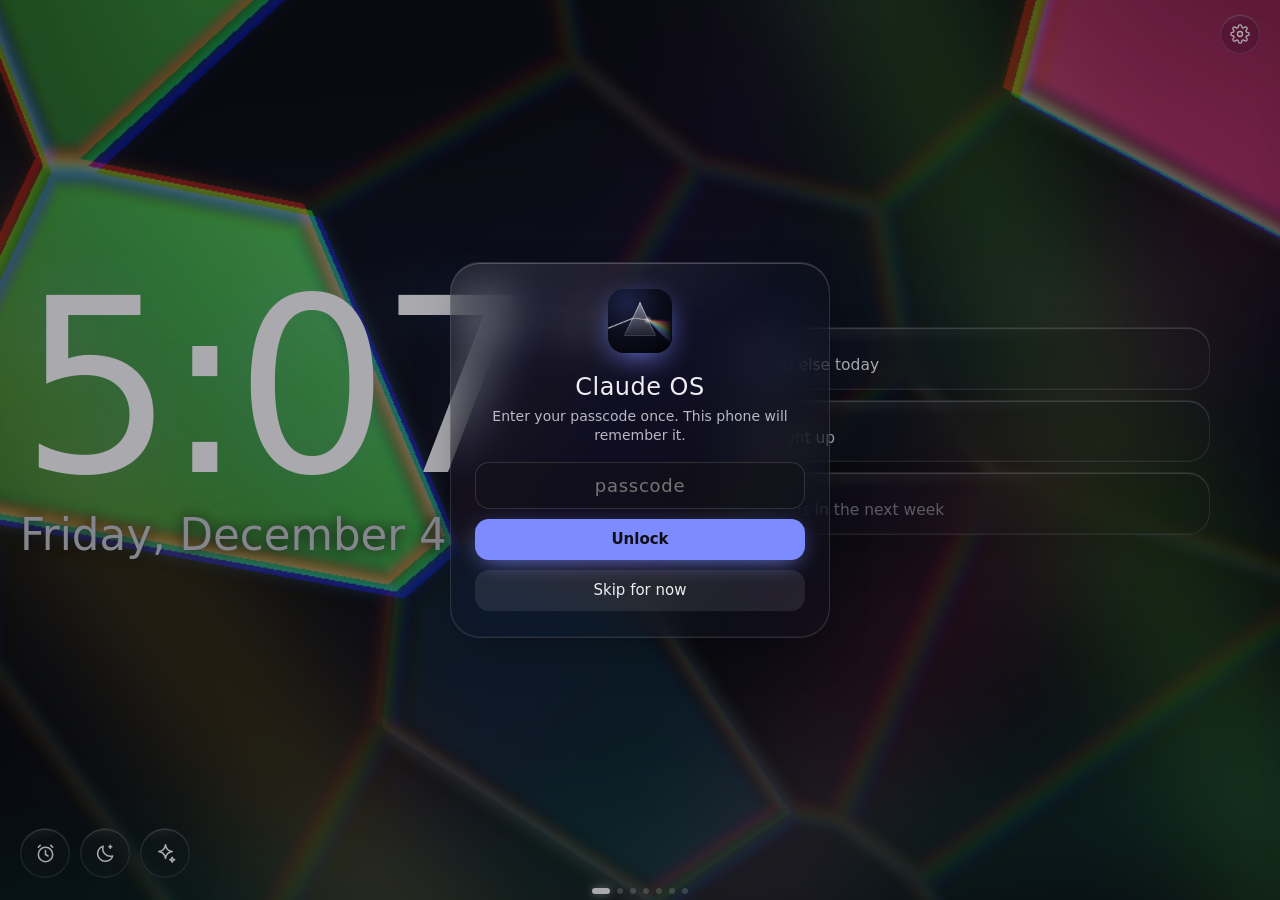
<file: os/index.html>
<!doctype html>
<html lang="en">
<head>
<meta charset="utf-8">
<meta name="viewport" content="width=device-width, initial-scale=1, viewport-fit=cover, user-scalable=no">
<title>Claude OS</title>
<meta name="description" content="A desk display for Steven: clock, weather, the day ahead, timers, alarms, flags, and messages from Claude.">
<meta name="apple-mobile-web-app-capable" content="yes">
<meta name="mobile-web-app-capable" content="yes">
<meta name="apple-mobile-web-app-status-bar-style" content="black-translucent">
<meta name="apple-mobile-web-app-title" content="Claude OS">
<meta name="theme-color" content="#07080f">
<link rel="icon" href="icons/favicon.svg?v=1" type="image/svg+xml">
<link rel="icon" href="icons/favicon-32.png?v=1" sizes="32x32" type="image/png">
<link rel="apple-touch-icon" href="icons/apple-touch-icon.png?v=1">
<link rel="manifest" href="manifest.webmanifest?v=1">
<meta property="og:type" content="website">
<meta property="og:title" content="Claude OS">
<meta property="og:description" content="Clock, weather, the day ahead, timers, alarms, and messages from Claude.">
<meta property="og:image" content="https://feirzen.github.io/flag-hub/os/icons/og-image.png?v=1">
<meta property="og:url" content="https://feirzen.github.io/flag-hub/os/">
<meta name="twitter:card" content="summary_large_image">
<link rel="stylesheet" href="os.css?v=8">
</head>
<body>
<canvas id="gl" aria-hidden="true"></canvas>
<canvas id="prism" aria-hidden="true"></canvas>
<div id="dim" aria-hidden="true"></div>

<div id="mini" class="glass"></div>
<main id="deck"></main>
<div id="dots"></div>
<div id="idle"><div class="il js-il"></div><div class="ir js-ir"></div></div>
<div id="idleprog" aria-hidden="true"><i class="js-spbar"></i></div>
<button id="gear" class="glass round" aria-label="Settings"></button>
<div id="toast" class="glass"></div>
<div id="net" hidden>offline</div>

<div id="sheetBack" hidden><div id="sheet" class="glass" role="dialog" aria-modal="true"></div></div>
<div id="ring" hidden></div>
<div id="gate"></div>

<script src="bg.js?v=7"></script>
<script src="prism.js?v=7"></script>
<script src="os.js?v=9"></script>
<script src="https://feirzen.github.io/flag-hub/kit/kit.js" data-app="claude-os" data-name="Claude OS" data-longpress="off" defer></script>
</body>
</html>
</file>
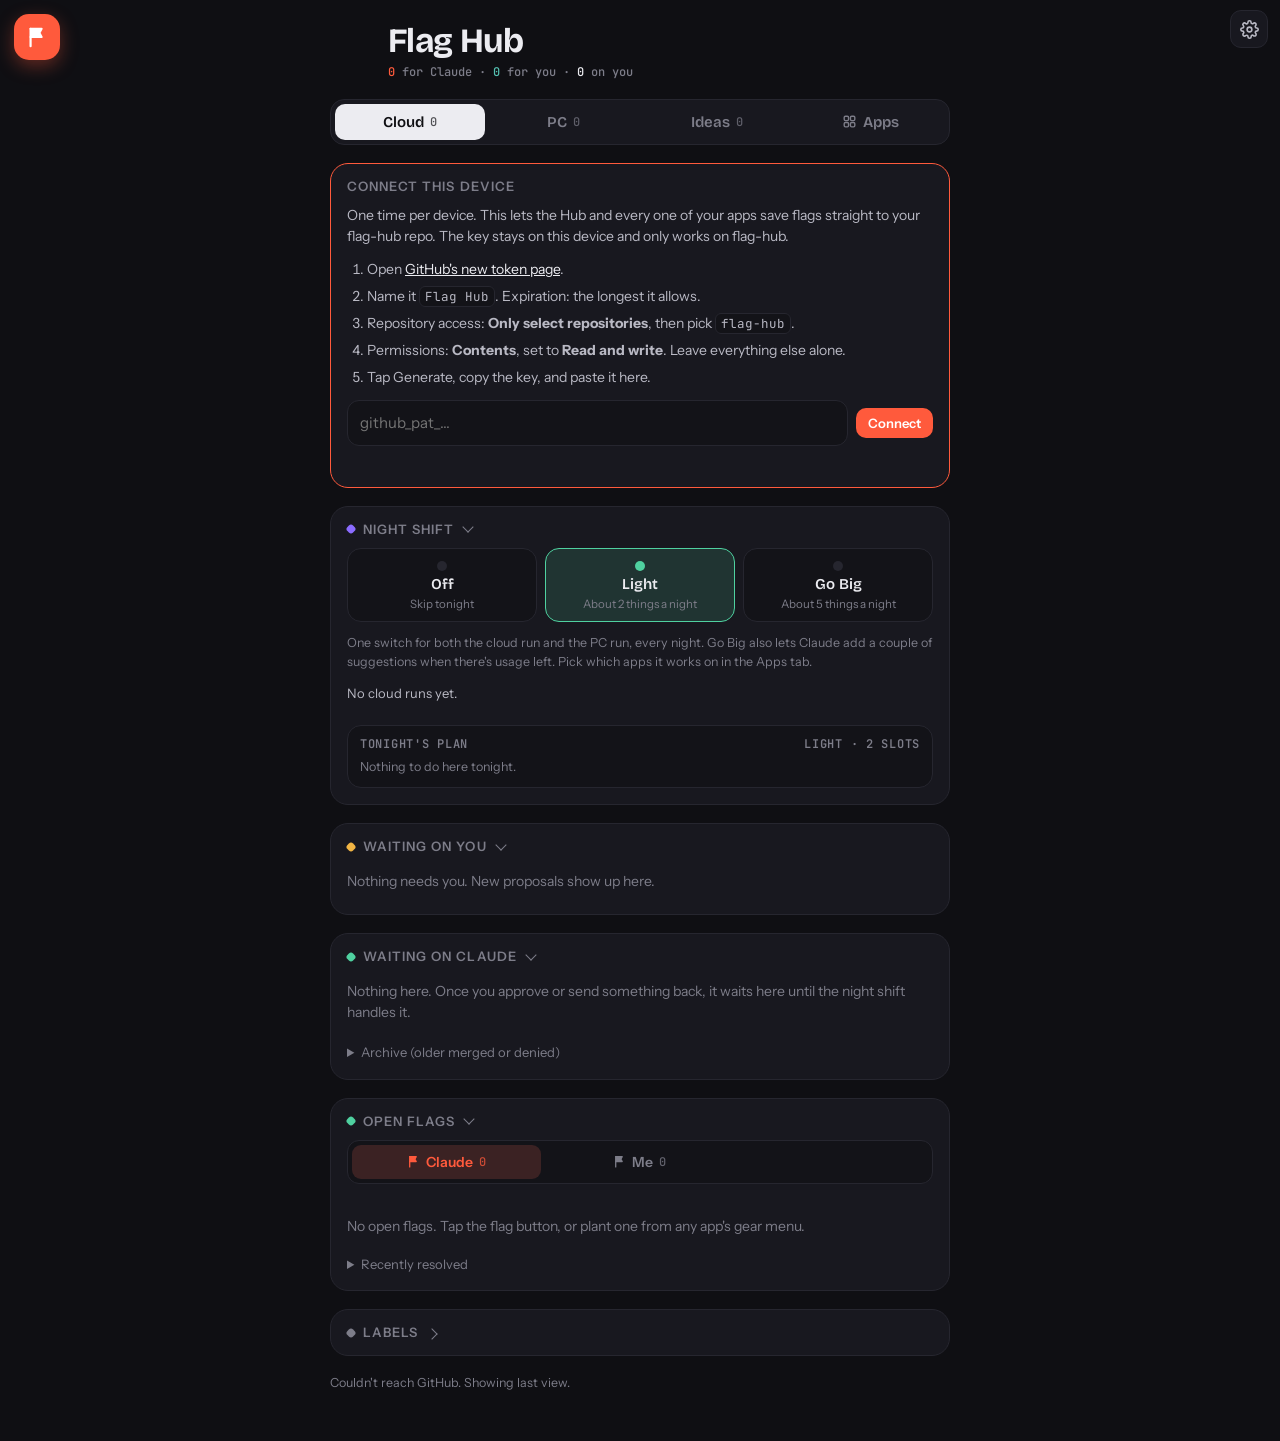
<file: old.html>
<!doctype html>
<html lang="en">
<head>
<meta charset="utf-8">
<meta name="viewport" content="width=device-width,initial-scale=1,viewport-fit=cover">
<title>Flag Hub (old version)</title>
<meta name="description" content="Every flag across your apps and projects, plus the night shift switch.">
<meta name="apple-mobile-web-app-capable" content="yes">
<meta name="apple-mobile-web-app-status-bar-style" content="black-translucent">
<meta name="apple-mobile-web-app-title" content="Flag Hub">
<link rel="icon" href="icons/favicon.svg" type="image/svg+xml">
<link rel="icon" href="icons/favicon-32.png?v=2" sizes="32x32">
<link rel="apple-touch-icon" href="icons/apple-touch-icon.png?v=2">
<link rel="manifest" href="manifest.webmanifest">
<meta property="og:title" content="Flag Hub">
<meta property="og:description" content="Every flag across your apps and projects, plus the night shift switch.">
<meta property="og:image" content="https://feirzen.github.io/flag-hub/icons/og-image.png?v=2">
<meta name="twitter:card" content="summary_large_image">
<link rel="preconnect" href="https://fonts.googleapis.com">
<link rel="stylesheet" href="https://fonts.googleapis.com/css2?family=Bricolage+Grotesque:opsz,wght@12..96,500;12..96,700&family=Instrument+Sans:wght@400;500;600&family=JetBrains+Mono:wght@400;500&display=swap">
<style>
/* Layout: one narrow column like a field clipboard; night-shift switch on top, then what needs you, then the flags. */
:root{
  --card:var(--surface,#18181f); --card2:var(--surface2,#131318); --line:var(--border,#26262f); --ink:var(--text,#ececf1); --ink2:var(--dim,#b9b9c4); --ink3:var(--muted,#7d7d89);
  --flag:#ff5a3c; --flagInk:#ffffff; --flagBg:color-mix(in srgb,#ff5a3c 15%,var(--card));
  --okc:var(--ok,#4fd1a0); --okBg:color-mix(in srgb,var(--okc) 15%,var(--card)); --warn:var(--star,#f2b544); --warnBg:color-mix(in srgb,var(--warn) 15%,var(--card));
  --teal:#2bb5a0; --tealInk:color-mix(in srgb,#2bb5a0 78%,var(--ink)); --tealBg:color-mix(in srgb,#2bb5a0 16%,var(--card));
  --off:var(--muted,#7d7d89); --big:#8b6cff; --bigBg:color-mix(in srgb,#8b6cff 16%,var(--card));
  --fd:"Bricolage Grotesque",ui-sans-serif,system-ui,sans-serif; --fb:"Instrument Sans",ui-sans-serif,system-ui,sans-serif; --fm:"JetBrains Mono",ui-monospace,Menlo,monospace;
}
*{box-sizing:border-box}
html{background:var(--bg,#0f0f13)}
body{margin:0;background:var(--bg,#0f0f13);color:var(--ink);font:15px/1.5 var(--fb);padding-left:max(16px,env(safe-area-inset-left,0px));padding-right:max(16px,env(safe-area-inset-right,0px));padding-top:calc(18px + env(safe-area-inset-top,0px));padding-bottom:calc(48px + env(safe-area-inset-bottom,0px));transition:background .5s,color .5s}
.wrap{max-width:620px;margin:0 auto;display:flex;flex-direction:column;gap:18px}
header{display:flex;flex-direction:column;align-items:flex-start;gap:6px;padding-top:6px;padding-right:56px}
h1{font:700 34px/1 var(--fd);letter-spacing:-.02em;margin:0;display:flex;align-items:center;gap:10px;text-wrap:balance}
h1 svg{color:var(--flag);flex:none}
.tally{font:500 12px/1.4 var(--fm);color:var(--ink3);font-variant-numeric:tabular-nums}
.tally b{color:var(--ink);font-weight:500}
section{background:var(--card);border:1px solid var(--line);border-radius:18px;padding:16px;display:flex;flex-direction:column;gap:12px}
h2{font:600 13px/1 var(--fb);letter-spacing:.08em;text-transform:uppercase;color:var(--ink3);margin:0;display:flex;justify-content:space-between;align-items:center}
h2 span.n{font:500 12px var(--fm);letter-spacing:0;color:var(--ink3);text-transform:none}
.modes{display:grid;grid-template-columns:repeat(3,1fr);gap:8px}
.mode{border:1.5px solid var(--line);background:var(--card2);color:var(--ink);border-radius:14px;padding:12px 8px 10px;cursor:pointer;display:flex;flex-direction:column;align-items:center;gap:4px;font:600 15px var(--fd);transition:transform .15s,border-color .2s,background .2s}
.mode small{font:400 11.5px/1.3 var(--fb);color:var(--ink3);text-align:center}
.mode:active{transform:scale(.97)}
.mode[aria-pressed="true"][data-m="off"]{border-color:var(--off);background:var(--card)}
.mode[aria-pressed="true"][data-m="light"]{border-color:var(--okc);background:var(--okBg)}
.mode[aria-pressed="true"][data-m="big"]{border-color:var(--big);background:var(--bigBg)}
.dot{width:10px;height:10px;border-radius:50%;background:var(--line)}
.mode[aria-pressed="true"][data-m="off"] .dot{background:var(--off)}
.mode[aria-pressed="true"][data-m="light"] .dot{background:var(--okc)}
.mode[aria-pressed="true"][data-m="big"] .dot{background:var(--big)}
.lastrun{font-size:13px;color:var(--ink2);margin:0}
.chips{display:flex;flex-wrap:wrap;gap:6px}
.chip{border:1px solid var(--line);background:var(--card2);color:var(--ink2);border-radius:999px;padding:6px 11px;font:500 13px var(--fb);cursor:pointer;transition:background .15s,color .15s,border-color .15s}
.chip[aria-pressed="true"]{background:var(--ink);color:var(--bg);border-color:var(--ink)}
.chip.add{border-style:dashed}
textarea,input[type=text]{width:100%;border:1px solid var(--line);background:var(--card2);color:var(--ink);border-radius:12px;padding:11px 12px;font:15px/1.45 var(--fb);outline:none}
textarea{min-height:84px;resize:vertical}
textarea:focus,input[type=text]:focus{border-color:var(--flag)}
.row{display:flex;gap:8px;align-items:center}
.btn{white-space:nowrap;border:0;border-radius:12px;padding:11px 16px;font:600 15px var(--fb);cursor:pointer;background:var(--flag);color:var(--flagInk);transition:transform .12s}
.btn:active{transform:scale(.97)}
.btn.ghost{background:transparent;color:var(--ink2);border:1px solid var(--line)}
.btn.sm{padding:7px 12px;font-size:13px;border-radius:10px}
.err{color:var(--flag);font-size:13px;min-height:1em;margin:0}
.list{display:flex;flex-direction:column}
.item{display:grid;grid-template-columns:minmax(0,1fr) auto;grid-template-areas:"meta acts" "txt txt";gap:6px 10px;align-items:center;padding:12px 0;border-top:1px solid var(--line);animation:in .35s ease}
.item:first-child{border-top:0;padding-top:2px}
@keyframes in{from{opacity:.0;transform:translateY(4px)}to{opacity:1;transform:none}}
.item .txt{grid-area:txt;min-width:0;overflow-wrap:anywhere}
.item>.meta{grid-area:meta}
.item>.acts{grid-area:acts}
.meta{grid-column:1/-1;display:flex;flex-wrap:wrap;gap:6px;align-items:center;font:500 11.5px var(--fm);color:var(--ink3)}
.tag{background:var(--card2);border:1px solid var(--line);border-radius:6px;padding:1px 6px;color:var(--ink2)}
.tag.app{background:var(--flagBg);border-color:transparent;color:var(--flag)}
.tag.prop{background:var(--warnBg);border-color:transparent;color:var(--warn)}
.acts{display:flex;gap:6px;align-items:center}
.ic{width:32px;height:32px;border-radius:10px;border:1px solid var(--line);background:var(--card2);color:var(--ink2);display:flex;align-items:center;justify-content:center;cursor:pointer}
.ic.sure{background:var(--flag);color:var(--flagInk);border-color:var(--flag)}
.empty{color:var(--ink3);font-size:14px;margin:0;padding:6px 0}
.prop{background:var(--card2);border:1px solid var(--line);border-radius:14px;padding:12px;display:flex;flex-direction:column;gap:8px}
.prop h3{margin:0;font:600 16px/1.3 var(--fd)}
.prop p{margin:0;color:var(--ink2);font-size:14px}
.prop a{color:var(--ink);font-size:13px}
.state{font:600 12px var(--fb);padding:3px 8px;border-radius:6px;align-self:flex-start}
.state.approved{background:var(--okBg);color:var(--okc)}
.state.denied{background:var(--card);color:var(--ink3);border:1px solid var(--line)}
.filters{display:flex;gap:6px;overflow-x:auto;padding-bottom:2px}
.filters .chip{flex:none}
details summary{cursor:pointer;color:var(--ink3);font-size:13px}
.note{font-size:12.5px;color:var(--ink3);margin:0}
:focus-visible{outline:2px solid var(--flag);outline-offset:2px}
@media (prefers-reduced-motion:reduce){*{animation:none!important;transition:none!important}}
[hidden]{display:none!important}
.tag.pri{background:var(--flagBg);border-color:transparent;color:var(--flag)}
.item.is-pri .txt{font-weight:500}
.ic.pri-on{background:var(--flag);color:var(--flagInk);border-color:var(--flag)}
.prirow{display:flex;gap:8px;align-items:center;font-size:14px;color:var(--ink2);cursor:pointer}
.prirow input{accent-color:var(--flag);width:18px;height:18px}
.digest{display:flex;flex-direction:column;gap:6px;border-top:1px solid var(--line);padding-top:10px}
.digest .dl{display:flex;gap:8px;align-items:baseline;font-size:14px;color:var(--ink2)}
.digest .dk{flex:none;font:600 11px var(--fm);text-transform:uppercase;letter-spacing:.04em;padding:2px 6px;border-radius:6px;background:var(--card2);color:var(--ink3)}
.digest .dk.fixed,.digest .dk.shipped,.digest .dk.merged{background:var(--okBg);color:var(--okc)}
.digest .dk.proposed{background:var(--warnBg);color:var(--warn)}
.digest .dk.failed{background:var(--flagBg);color:var(--flag)}
.shots{display:grid;grid-template-columns:1fr 1fr;gap:8px}
.pics{display:inline-flex;align-items:center;gap:4px;width:auto;padding:0 9px;font:500 12px var(--fm)}
.pics svg{flex:none}
/* whose turn is it: one plain line on every proposal */
.turn{display:flex;gap:8px;align-items:flex-start;font:600 14px/1.35 var(--fb);color:var(--ink)}
.turn i{width:9px;height:9px;border-radius:50%;flex:none;margin-top:5px;background:var(--c)}
.turn small{display:block;font:400 12.5px/1.4 var(--fb);color:var(--ink3);margin-top:2px}
.prop .links{display:flex;gap:8px;align-items:center;flex-wrap:wrap}
.prop .links a{font-size:13px;color:var(--ink3)}
.prop.claude{gap:6px}
.said.clamp{display:-webkit-box;-webkit-line-clamp:2;-webkit-box-orient:vertical;overflow:hidden;cursor:pointer}
a.btn{text-decoration:none;display:inline-flex;align-items:center;gap:6px}
/* archive: merged and denied, one short line each, folded away */
#archBox{margin-top:2px}
.arow{display:flex;gap:8px;align-items:center;padding:7px 0;border-top:1px solid var(--line);font-size:13.5px;color:var(--ink2)}
.arow:first-child{border-top:0}
.arow .at{flex:1;min-width:0;overflow:hidden;text-overflow:ellipsis;white-space:nowrap}
.arow .at a{color:inherit}
.arow .state{flex:none;font-size:11px;padding:2px 6px}
.arow .btn{flex:none;padding:4px 9px;font-size:12px}
.state.shipped{background:var(--okBg);color:var(--okc)}
/* screenshot viewer: opens on tap, glowing ring shows where the change is */
.sv{position:fixed;inset:0;z-index:2147483000;background:rgba(8,8,12,.97);-webkit-backdrop-filter:blur(6px);backdrop-filter:blur(6px);display:flex;flex-direction:column;align-items:center;gap:10px;padding:calc(14px + env(safe-area-inset-top,0px)) 16px calc(16px + env(safe-area-inset-bottom,0px));overflow-y:auto;animation:in .2s ease}
.sv .bar{width:100%;max-width:520px;display:flex;gap:8px;align-items:center;justify-content:space-between;position:sticky;top:0;z-index:2}
.sv .seg{display:flex;gap:4px;background:#1b1b22;border:1px solid #2c2c36;border-radius:12px;padding:4px}
.sv .seg button{border:0;background:transparent;color:#b9b9c4;border-radius:9px;padding:7px 14px;font:600 14px var(--fb);cursor:pointer}
.sv .seg button[aria-pressed="true"]{background:#ececf1;color:#0f0f13}
.sv .x{width:38px;height:38px;border-radius:12px;border:1px solid #2c2c36;background:#1b1b22;color:#ececf1;font:600 20px/1 var(--fb);cursor:pointer}
.sv .hint{font-size:12.5px;color:#b9b9c4;margin:0;text-align:center}
.sv .pic{position:relative;width:100%;max-width:520px;flex:none}
.sv .pic img{width:100%;display:block;border-radius:12px;background:#18181f}
.spot{position:absolute;border-radius:50%;border:3px solid #ffd23f;transform:translate(-50%,-50%);pointer-events:none;box-shadow:0 0 0 3px rgba(255,210,63,.3),0 0 22px 6px rgba(255,210,63,.55),inset 0 0 14px rgba(255,210,63,.35);animation:glow 1.5s ease-in-out infinite}
@keyframes glow{50%{box-shadow:0 0 0 6px rgba(255,210,63,.18),0 0 34px 12px rgba(255,210,63,.75),inset 0 0 18px rgba(255,210,63,.45)}}
.shots figure{margin:0;display:flex;flex-direction:column;gap:4px}
.shots img{width:100%;border-radius:10px;border:1px solid var(--line);display:block;background:var(--card)}
.shots figcaption{font:500 11px var(--fm);color:var(--ink3)}
.connect{border-color:var(--flag)}
.connect ol{margin:0;padding-left:20px;color:var(--ink2);font-size:14px;display:flex;flex-direction:column;gap:6px}
.connect code{font:12.5px var(--fm);background:var(--card2);border:1px solid var(--line);border-radius:6px;padding:1px 5px}
footer{display:flex;justify-content:space-between;gap:10px;color:var(--ink3);font-size:12.5px;flex-wrap:wrap}
footer button{background:none;border:0;color:var(--ink3);text-decoration:underline;cursor:pointer;font:inherit;padding:0}
.tag.kind-you{background:var(--tealBg);border-color:transparent;color:var(--tealInk)}
/* project colors */
.tag.proj{background:var(--pBg);border-color:transparent;color:var(--pInk)}
.pd{width:8px;height:8px;border-radius:50%;background:var(--pc);display:inline-block;flex:none}
.chip{display:inline-flex;align-items:center;gap:6px}
.chip[data-p][aria-pressed="true"],.chip[data-f][aria-pressed="true"]:not([data-f="all"]){background:var(--pBg);color:var(--pInk);border-color:var(--pc)}
.chips.scroll{flex-wrap:nowrap;overflow-x:auto;scrollbar-width:none;padding-bottom:2px;-webkit-mask-image:linear-gradient(90deg,#000 88%,transparent);mask-image:linear-gradient(90deg,#000 88%,transparent)}
.chips.scroll::-webkit-scrollbar,.filters::-webkit-scrollbar{display:none}
.chips.scroll .chip{flex:none}
/* section marks */
.ht{display:flex;align-items:center;gap:8px}
.hd{width:8px;height:8px;border-radius:3px;background:var(--c);transform:rotate(45deg);flex:none}
/* who: for Claude (orange) vs for me (teal) */
.who{display:grid;grid-template-columns:1fr 1fr;gap:4px;background:var(--card2);border:1px solid var(--line);border-radius:12px;padding:4px}
.who button{border:0;background:transparent;color:var(--ink3);border-radius:9px;padding:8px 6px;font:600 14px var(--fb);cursor:pointer;display:flex;gap:6px;align-items:center;justify-content:center;transition:background .25s,color .25s}
.who button svg{transition:color .25s}
.who button[aria-pressed="true"][data-k="claude"]{background:var(--flagBg);color:var(--flag)}
.who button[aria-pressed="true"][data-k="you"]{background:var(--tealBg);color:var(--tealInk)}
.who .wn{font:500 12px var(--fm);opacity:.75}
.btn.teal{background:var(--teal);color:#fff}
.prirow input.teal{accent-color:var(--teal)}
textarea.teal:focus{border-color:var(--teal)}
.fg{flex:none;color:var(--flag);display:inline-flex}
.item.mine .fg{color:var(--teal)}
.item.mine .ic.pri-on{background:var(--teal);border-color:var(--teal)}
/* check-in for old flags */
.review{border:1px dashed color-mix(in srgb,var(--warn) 60%,transparent);background:var(--warnBg);border-radius:14px;padding:12px;display:flex;flex-direction:column;gap:4px}
.review h3{margin:0;font:600 15px/1.3 var(--fd);color:var(--ink);display:flex;justify-content:space-between;align-items:center}
.review .note{margin-bottom:4px}
.review .item{border-top-color:color-mix(in srgb,var(--warn) 25%,var(--line))}
.ic.keep{color:var(--warn)}
.age{color:var(--warn)}
.keeps{grid-column:1/-1;display:flex;gap:6px;align-items:center;flex-wrap:wrap;font-size:13px;color:var(--ink2);animation:in .25s ease}
.keeps .chip{padding:4px 10px;font-size:12.5px;border-color:color-mix(in srgb,var(--warn) 50%,var(--line));color:var(--warn)}
.pnote{min-height:64px;font-size:14px}
.pnote:focus{border-color:var(--warn)}
.state.redo{background:var(--warnBg);color:var(--warn)}
.state.ready{background:var(--warnBg);color:var(--warn)}
.said{font-style:italic;font-size:13px!important;color:var(--ink3)!important}
.tag.kind-idea{background:transparent}
/* folding sections: tap a heading to fold it, the Hub remembers */
h2.fold{cursor:pointer;user-select:none;-webkit-user-select:none}
h2.fold .ht::after{content:"";width:7px;height:7px;border-right:1.8px solid var(--ink3);border-bottom:1.8px solid var(--ink3);transform:translateY(-2px) rotate(45deg);transition:transform .25s;margin-left:2px}
section.shut h2.fold .ht::after{transform:translateY(1px) rotate(-45deg)}
section.shut>:not(h2){display:none!important}
section.shut{gap:0}
/* folded night shift: a small three-part pill shows which mode is on */
.nsPill{display:none;margin-left:auto;gap:2px;padding:2px;border:1px solid var(--line);border-radius:999px;background:var(--card2)}
section.shut .nsPill{display:inline-flex}
section.shut #modeSaved:empty{display:none}
.nsPill i{font:600 10.5px/1 var(--fb);font-style:normal;letter-spacing:.04em;padding:4px 7px;border-radius:999px;color:var(--ink3);opacity:.55;transition:background .2s,color .2s,opacity .2s}
.nsPill i.on{opacity:1;color:var(--bg)}
.nsPill i.on[data-m="off"]{background:var(--off)}
.nsPill i.on[data-m="light"]{background:var(--okc)}
.nsPill i.on[data-m="big"]{background:var(--big)}
/* ideas: dotted outline flag, kept apart from the work */
.who{grid-template-columns:repeat(3,1fr)}
.who button[aria-pressed="true"][data-k="idea"]{background:var(--card);color:var(--ink);box-shadow:inset 0 0 0 1.5px color-mix(in srgb,var(--ink3) 70%,transparent)}
.item.idea .fg{color:var(--ink2)}
.btn.idea{background:var(--ink);color:var(--bg)}
textarea.idea:focus{border-color:var(--ink2)}
/* Claude's note on a flag */
.cnote{grid-column:1/-1;font-size:13.5px;color:var(--ink2);background:var(--card2);border:1px solid var(--line);border-left:3px solid var(--flag);border-radius:8px;padding:7px 10px;white-space:pre-line}
.cnote b{font-weight:600;color:var(--ink)}
/* edit a flag in place */
.fedit{grid-area:txt;display:flex;flex-direction:column;gap:8px;animation:in .25s ease}
.who button{white-space:nowrap}
.pen{display:inline-flex;vertical-align:-3px;margin-left:6px;padding:2px;border:0;background:none;color:var(--ink3);cursor:pointer;border-radius:6px}
.pen svg{width:15px;height:15px}
.pen:hover{color:var(--ink)}
.fedit .ftext{min-height:110px}
.fedit select{border:1px solid var(--line);background:var(--card2);color:var(--ink);border-radius:10px;padding:8px 10px;font:14px var(--fb);max-width:100%}
.fedit .chip{padding:4px 10px;font-size:12.5px}
/* labels */
.lab{display:grid;grid-template-columns:auto minmax(0,1fr) auto auto;gap:8px;align-items:center}
.lab input[type=color]{width:32px;height:32px;border:1px solid var(--line);border-radius:10px;background:var(--card2);padding:3px;cursor:pointer}
.lab input[type=color]::-webkit-color-swatch-wrapper{padding:0}
.lab input[type=color]::-webkit-color-swatch{border:0;border-radius:6px}
.lab input[type=text]{padding:7px 10px;font-size:14px;border-radius:10px}
.lab .ln{font:500 11.5px var(--fm);color:var(--ink3);min-width:2.5em;text-align:right}
/* three lanes: Cloud runs, PC runs, Ideas */
header{padding-left:58px}
.raise{position:fixed;z-index:50;top:calc(14px + env(safe-area-inset-top,0px));left:max(14px,env(safe-area-inset-left,0px));width:46px;height:46px;border-radius:15px;border:0;background:var(--flag);color:var(--flagInk);display:flex;align-items:center;justify-content:center;cursor:pointer;box-shadow:0 6px 18px color-mix(in srgb,var(--flag) 35%,transparent);transition:transform .12s}
.raise:active{transform:scale(.94)}
.lanes{display:grid;grid-template-columns:repeat(3,1fr);gap:4px;background:var(--card);border:1px solid var(--line);border-radius:14px;padding:4px;position:sticky;top:calc(6px + env(safe-area-inset-top,0px));z-index:40}
.lanes button{border:0;background:transparent;color:var(--ink3);border-radius:10px;padding:9px 6px;font:600 15px var(--fd);cursor:pointer;display:flex;gap:6px;align-items:center;justify-content:center;position:relative;transition:background .2s,color .2s}
.lanes button[aria-selected="true"]{background:var(--ink);color:var(--bg)}
.lanes .wn{font:500 12px var(--fm);opacity:.7}
/* once the lane bar sticks to the top on a phone, it tucks toward the center so the flag and gear buttons keep their corners */
.lanes{transition:margin .25s ease,top .25s ease}
@media (max-width:760px){.lanes.stuck{margin-inline:58px;top:calc(15px + env(safe-area-inset-top,0px));box-shadow:0 6px 18px rgba(0,0,0,.25)}.lanes.stuck button{padding-inline:2px;font-size:14px}}
.lanes .ping{position:absolute;top:6px;right:8px;width:7px;height:7px;border-radius:50%;background:var(--warn)}
.who.two{grid-template-columns:1fr 1fr}
.sheetbg{position:fixed;inset:0;z-index:2147482000;background:rgba(8,8,12,.6);display:flex;align-items:flex-start;justify-content:center;padding:calc(72px + env(safe-area-inset-top,0px)) 12px 12px;overflow-y:auto;animation:in .2s ease}
.sheet{width:100%;max-width:560px;background:var(--card);border:1px solid var(--line);border-radius:18px;padding:16px;display:flex;flex-direction:column;gap:12px;box-shadow:0 20px 50px rgba(0,0,0,.35)}
.sheet h2{cursor:default}
.sheet .x{width:34px;height:34px;border-radius:10px;border:1px solid var(--line);background:var(--card2);color:var(--ink2);font:600 18px/1 var(--fb);cursor:pointer}
.lab{grid-template-columns:auto minmax(0,1fr) auto auto auto}
.lab select{border:1px solid var(--line);background:var(--card2);color:var(--ink2);border-radius:10px;padding:6px 4px;font:13px var(--fb)}
.who button[data-nl][aria-pressed="true"]{background:var(--card);color:var(--ink);box-shadow:inset 0 0 0 1.5px var(--ink3)}
.fedit .lanerow{display:flex;gap:6px;align-items:center;font-size:13px;color:var(--ink3)}

/* ---------- concept flags (Claude's suggestions) ---------- */
:root{--idea:#9b6bff;--ideaInk:color-mix(in srgb,#9b6bff 70%,var(--ink));--ideaBg:color-mix(in srgb,#9b6bff 14%,var(--card))}
.sug{position:relative;background:var(--card2);border:1px solid color-mix(in srgb,var(--idea) 30%,var(--line));border-radius:14px;padding:12px 12px 12px 15px;display:flex;flex-direction:column;gap:8px;animation:in .35s ease;overflow:hidden}
.sug::before{content:"";position:absolute;left:0;top:0;bottom:0;width:4px;background:linear-gradient(var(--idea),color-mix(in srgb,var(--idea) 40%,transparent))}
.sug .pitch{margin:0;font:600 15.5px/1.35 var(--fd);color:var(--ink);display:flex;gap:6px;align-items:flex-start;justify-content:space-between}
.sug .why{margin:0;font-size:13px;color:var(--ink3)}
.sug .why b{color:var(--ideaInk);font-weight:600}
.sug .meta{display:flex;flex-wrap:wrap;gap:6px;align-items:center;font-size:12px;color:var(--ink3)}
.sz{display:inline-flex;align-items:center;gap:4px;border-radius:999px;padding:2px 8px;font:600 11.5px var(--fm);background:var(--ideaBg);color:var(--ideaInk)}
.sz i{display:inline-block;width:6px;height:6px;border-radius:2px;background:currentColor;opacity:.35}
.sz i.on{opacity:1}
.btn.idea{background:var(--idea);color:#fff}
textarea.idea:focus,.sug textarea:focus{border-color:var(--idea);outline:none;box-shadow:0 0 0 3px color-mix(in srgb,var(--idea) 22%,transparent)}
.sug .stext{width:100%;min-height:70px}
.sug .mock{display:flex;gap:8px;align-items:center}
.sug .mock img{width:64px;height:64px;object-fit:cover;border-radius:10px;border:1px solid var(--line);cursor:zoom-in}
.tag.kind-concept{background:var(--ideaBg);border-color:transparent;color:var(--ideaInk)}
.item.from-concept .fg{color:var(--idea)}
#sgBox .denied{font-size:13px;color:var(--ink3)}
#sgBox .drow{display:flex;gap:8px;align-items:center;padding:7px 0;border-top:1px solid var(--line)}
#sgBox .drow span{flex:1;min-width:0}
#sgBox .drow small{display:block;color:var(--ink3)}
@keyframes plant{0%{transform:none;opacity:1}40%{transform:translateY(-6px) scale(.98)}100%{transform:translateY(14px) scale(.96);opacity:0}}
.sug.leaving{animation:plant .45s cubic-bezier(.4,0,.2,1) forwards;pointer-events:none}

/* ---------- app library ---------- */
.lanes{grid-template-columns:repeat(4,1fr)}
.lanes .ai{display:inline-flex}
body.v-apps .wrap > section:not(#libBox):not(#siriBox){display:none!important}
body:not(.v-apps) #libBox{display:none!important}
.lib{display:grid;grid-template-columns:repeat(auto-fill,minmax(78px,1fr));gap:14px 8px;padding-top:4px}
.app{display:flex;flex-direction:column;align-items:center;gap:7px;background:none;border:0;padding:4px 0;cursor:pointer;color:var(--ink2);font:500 12.5px/1.2 var(--fb);text-align:center;-webkit-tap-highlight-color:transparent}
.app .ico{position:relative;width:58px;height:58px;border-radius:15px;display:grid;place-items:center;background:var(--card2);border:1px solid var(--line);box-shadow:0 4px 14px var(--shadow,rgba(0,0,0,.2));transition:transform .25s cubic-bezier(.3,1.4,.5,1),filter .35s ease,opacity .35s ease,box-shadow .35s ease;overflow:hidden}
.app .ico img{width:100%;height:100%;object-fit:cover;display:block}
.app .ico svg{width:30px;height:30px}
.app:active .ico{transform:scale(.92)}
.app.off .ico{filter:grayscale(1);opacity:.38;box-shadow:none}
.app.off .nm{opacity:.5}
.app.focus .ico{box-shadow:0 0 0 2.5px var(--flag),0 0 22px color-mix(in srgb,var(--flag) 45%,transparent)}
.app.focus .nm{font-weight:700;color:var(--ink)}
.app.focus .ico::after{content:"";position:absolute;inset:0;border-radius:inherit;background:linear-gradient(115deg,transparent 30%,rgba(255,255,255,.35) 50%,transparent 70%);transform:translateX(-120%);animation:sheen 3.6s ease-in-out infinite}
@keyframes sheen{0%,60%{transform:translateX(-120%)}85%,100%{transform:translateX(120%)}}
.app[aria-pressed="true"] .ico{transform:translateY(-3px)}
.app .badge{position:absolute;top:-1px;right:-1px;min-width:18px;height:18px;padding:0 5px;border-radius:9px;background:var(--idea);color:#fff;font:700 11px/18px var(--fm)}
.app .wrapi{position:relative}
.lgroup{font:600 12px var(--fm);letter-spacing:.06em;text-transform:uppercase;color:var(--ink3);margin:14px 0 2px}
.adetail{margin-top:14px;background:var(--card2);border:1px solid var(--line);border-radius:16px;padding:14px;display:flex;flex-direction:column;gap:12px;animation:in .3s ease}
.adetail .hd2{display:flex;gap:12px;align-items:center}
.adetail .hd2 .ico{width:46px;height:46px;border-radius:12px}
.adetail h3{margin:0;font:600 18px var(--fd)}
.adetail .sub{font-size:12.5px;color:var(--ink3)}
.seg3{display:grid;grid-template-columns:repeat(3,1fr);gap:4px;background:var(--card);border:1px solid var(--line);border-radius:12px;padding:4px}
.seg3 button{border:0;background:transparent;color:var(--ink3);border-radius:9px;padding:9px 4px;font:600 14px var(--fb);cursor:pointer;display:flex;flex-direction:column;align-items:center;gap:2px;transition:background .2s,color .2s}
.seg3 button small{font:500 11px var(--fb);opacity:.8}
.seg3 button[aria-pressed="true"][data-st="off"]{background:var(--ink3);color:var(--bg)}
.seg3 button[aria-pressed="true"][data-st="on"]{background:var(--ink);color:var(--bg)}
.seg3 button[aria-pressed="true"][data-st="focus"]{background:var(--flag);color:#fff}
.vis h4{margin:0 0 4px;font:600 12px var(--fm);letter-spacing:.05em;text-transform:uppercase;color:var(--ink3)}
.vis p,.vis ul{margin:0 0 10px;font-size:14px;color:var(--ink2)}
.vis ul{padding-left:18px}
.vis li{margin:2px 0}
.vis textarea{width:100%;min-height:58px;margin-bottom:8px}
.adetail .links{display:flex;gap:12px;flex-wrap:wrap;font-size:13px}
.adetail .links a{color:var(--ink2)}
@media (prefers-reduced-motion:reduce){.app.focus .ico::after{animation:none}.sug.leaving{animation:none;opacity:0}}

/* ---------- tonight's plan ---------- */
.tonight{margin-top:10px;border:1px solid var(--line);border-radius:14px;padding:10px 12px;background:var(--card2)}
.tonight h3{margin:0 0 6px;font:600 12px var(--fm);letter-spacing:.06em;text-transform:uppercase;color:var(--ink3);display:flex;justify-content:space-between}
.tl{display:grid;grid-template-columns:18px minmax(0,1fr) auto;gap:8px;align-items:center;padding:6px 0;border-top:1px solid var(--line);font-size:13.5px;animation:in .3s ease}
.tl:first-of-type{border-top:0}
.tl .k{font:600 12px var(--fm);color:var(--ink3);text-align:center}
.tl .t{min-width:0;overflow:hidden;text-overflow:ellipsis;white-space:nowrap;color:var(--ink2)}
.tl .t b{font-weight:600;color:var(--ink)}
.tl.skip .t{text-decoration:line-through;opacity:.5}
.tl .btn{padding:3px 9px;font-size:12px}
.tl.more{color:var(--ink3);font-size:12.5px;grid-template-columns:18px 1fr}
/* ---------- siri inbox ---------- */
body.v-apps .wrap > section#siriBox{display:block!important}
body:not(.v-apps) #siriBox{display:none!important}
#siriBox ol{margin:6px 0 0;padding-left:20px;font-size:14px;color:var(--ink2)}
#siriBox ol li{margin:5px 0}
#siriBox code{font:12.5px var(--fm);background:var(--card2);border:1px solid var(--line);border-radius:6px;padding:1px 5px;word-break:break-all}
.heard{font-style:italic;color:var(--ink2)}
</style>
</head>
<body>
<script src="kit/kit.js" data-app="flag-hub" data-name="Flag Hub"></script>

<button class="raise" id="raiseBtn" aria-label="Raise a flag" title="Raise a flag"><svg width="22" height="22" viewBox="0 0 24 24" fill="none" stroke="currentColor" stroke-width="2.4" stroke-linecap="round" stroke-linejoin="round" aria-hidden="true"><path d="M5 22V3"/><path d="M5 3h12l-2.5 4.5L17 12H5" fill="currentColor"/></svg></button>
<div class="wrap">
  <header>
    <h1>Flag Hub</h1>
    <div class="tally" id="tally">loading…</div>
  </header>
  <div class="lanes" id="laneTabs" role="tablist" aria-label="Show"></div>

  <section class="connect" id="connect" aria-labelledby="cn" hidden>
    <h2 id="cn">Connect this device</h2>
    <p class="note" style="font-size:14px;color:var(--ink2)">One time per device. This lets the Hub and every one of your apps save flags straight to your flag-hub repo. The key stays on this device and only works on flag-hub.</p>
    <ol>
      <li>Open <a href="https://github.com/settings/personal-access-tokens/new" target="_blank" rel="noopener" style="color:var(--ink)">GitHub's new token page</a>.</li>
      <li>Name it <code>Flag Hub</code>. Expiration: the longest it allows.</li>
      <li>Repository access: <b>Only select repositories</b>, then pick <code>flag-hub</code>.</li>
      <li>Permissions: <b>Contents</b>, set to <b>Read and write</b>. Leave everything else alone.</li>
      <li>Tap Generate, copy the key, and paste it here.</li>
    </ol>
    <div class="row"><input type="text" id="tokenIn" placeholder="github_pat_…" autocomplete="off" spellcheck="false"><button class="btn sm" id="tokenSave">Connect</button></div>
    <p class="err" id="tokenErr"></p>
  </section>

  <section aria-labelledby="ns">
    <h2 id="ns"><span class="ht"><i class="hd" style="--c:var(--big)"></i>Night shift</span> <span class="n" id="modeSaved"></span><span class="nsPill" id="nsPill" aria-hidden="true"><i data-m="off">Off</i><i data-m="light">Light</i><i data-m="big">Big</i></span></h2>
    <div class="modes" role="group" aria-label="Night shift mode">
      <button class="mode" data-m="off" aria-pressed="false"><span class="dot"></span>Off<small>Skip tonight</small></button>
      <button class="mode" data-m="light" aria-pressed="true"><span class="dot"></span>Light<small>About 2 things a night</small></button>
      <button class="mode" data-m="big" aria-pressed="false"><span class="dot"></span>Go Big<small>About 5 things a night</small></button>
    </div>
    <p class="note">One switch for both the cloud run and the PC run, every night. Go Big also lets Claude add a couple of suggestions when there's usage left. Pick which apps it works on in the Apps tab.</p>
    <p class="lastrun" id="lastrun">No night shift runs yet.</p>
    <div class="digest" id="digest" hidden></div>
    <div class="tonight" id="tonight" hidden></div>
  </section>

  <section aria-labelledby="wy" id="wyBox">
    <h2 id="wy"><span class="ht"><i class="hd" style="--c:var(--warn)"></i>Waiting on you</span> <span class="n" id="propN"></span></h2>
    <div id="props" class="list"><p class="empty">Nothing waiting. Proposals from the night shift land here for a quick yes or no.</p></div>
  </section>

  <section aria-labelledby="sg" id="sgBox" hidden>
    <h2 id="sg"><span class="ht"><i class="hd" style="--c:var(--idea)"></i>Suggestions from Claude</span> <span class="n" id="sgN"></span></h2>
    <p class="note">Ideas only. Nothing gets built until you plant one. Tweak the words first if you want, plant it and it becomes a normal flag, or turn it down and it never comes back.</p>
    <div id="sugs" class="list" style="gap:10px"></div>
    <details id="denBox" hidden><summary id="denSum">Turned down</summary><div id="den" class="denied"></div></details>
  </section>

  <section aria-labelledby="lib" id="libBox">
    <h2 id="lib"><span class="ht"><i class="hd" style="--c:var(--flag)"></i>App library</span> <span class="n" id="libN"></span></h2>
    <p class="note">Tap an app to change it. <b style="color:var(--flag)">Focus</b> apps go first at every step of the night shift. <b>Paused</b> apps get skipped completely. Everything else runs as normal.</p>
    <div id="libGrid"></div>
    <div id="libDetail"></div>
  </section>

  <section aria-labelledby="sr" id="siriBox">
    <h2 id="sr"><span class="ht"><i class="hd" style="--c:var(--idea)"></i>Siri inbox</span> <span class="n" id="siriN"></span></h2>
    <p class="note">Say "Flag it" to Siri, then talk. Say who it's for (for Claude, for me, or idea), the app, and "priority" if it is. The Hub files clear ones the moment it opens. Anything it can't place waits here, and the night shift sorts it.</p>
    <div id="siriList" class="list"></div>
    <details id="siriHow"><summary>Set up "Flag it" on your iPhone</summary><div id="siriSteps"></div></details>
  </section>

  <section aria-labelledby="wc" id="wcBox">
    <h2 id="wc"><span class="ht"><i class="hd" style="--c:var(--okc)"></i>Waiting on Claude</span> <span class="n" id="clN"></span></h2>
    <div id="cprops" class="list"><p class="empty">Nothing here. Once you approve or send something back, it waits here until the night shift handles it.</p></div>
    <details id="archBox" hidden><summary id="archSum">Archive</summary><div id="arch" style="margin-top:6px"></div></details>
  </section>

  <section aria-labelledby="of">
    <h2 id="of"><span class="ht"><i class="hd" style="--c:var(--okc)"></i><span id="ofT">Open flags</span></span> <span class="n" id="openN"></span></h2>
    <div class="review" id="review" hidden></div>
    <div class="who" id="tabWho" role="group" aria-label="Show flags for"></div>
    <div class="filters" id="filters"></div>
    <div id="flags" class="list"><p class="empty">No open flags yet. Tap the flag button, or plant one from any app's gear menu.</p></div>
    <details id="doneBox"><summary>Recently resolved</summary><div id="done" class="list" style="margin-top:8px"></div></details>
  </section>

  <section aria-labelledby="lb" id="labelBox">
    <h2 id="lb"><span class="ht"><i class="hd" style="--c:var(--ink3)"></i>Labels</span> <span class="n" id="labN"></span></h2>
    <p class="note">Tap a color to change it, or edit a name and press Enter. Deleting a label moves its flags to Unsorted. The menu on each label sets where it lives: Cloud, PC, or Ideas. The night shift finds each app's code by its label (Study Decks, Music Space, and so on), so keep those names as they are.</p>
    <div id="labs" class="list" style="gap:8px"></div>
    <div class="row"><input type="text" id="newLab" placeholder="New label" maxlength="40"><button class="btn sm" id="addLab">Add</button></div>
  </section>

  <section aria-labelledby="af" id="appBox" hidden>
    <h2 id="af"><span class="ht"><i class="hd" style="--c:var(--ink3)"></i>Sent through GitHub</span> <span class="n" id="appN"></span></h2>
    <div id="appFlags" class="list"></div>
  </section>
  <div class="sheetbg" id="raiseSheet" hidden>
  <div class="sheet" role="dialog" aria-modal="true" aria-labelledby="rf">
    <h2 id="rf"><span class="ht"><i class="hd" style="--c:var(--flag)" id="rfMark"></i>Raise a flag</span><button class="x" id="raiseX" aria-label="Close">×</button></h2>
    <div class="who" id="newWho" role="group" aria-label="Who is this flag for"></div>
    <div class="who two" id="newLane" role="group" aria-label="Where it runs"></div>
    <div class="chips scroll" id="projChips" role="group" aria-label="Project"></div>
    <div class="row" id="newProjRow" hidden><input type="text" id="newProj" placeholder="Project name, like Claude OS" maxlength="40"><button class="btn sm" id="addProj">Add</button></div>
    <textarea id="flagText" placeholder="What did you notice, or what's the idea?" maxlength="1500"></textarea>
    <label class="prirow"><input type="checkbox" id="flagPri"> <span id="priTxt">Priority: fit this in as soon as possible</span></label>
    <p class="err" id="flagErr"></p>
    <div class="row" style="justify-content:space-between"><span class="note" id="sendNote">Small stuff gets fixed overnight. Big stuff comes back as a proposal.</span><button class="btn" id="send">Raise flag</button></div>
  </div>
  </div>
  <footer><span id="syncNote">Not synced yet</span><button id="disconnect" hidden>Disconnect this device</button></footer>
</div>

<script>
const $ = s => document.querySelector(s);
const esc = s => String(s ?? "").replace(/[&<>"]/g, c => ({ "&": "&amp;", "<": "&lt;", ">": "&gt;", '"': "&quot;" }[c]));
const ago = t => { if (!t) return ""; const m = Math.round((Date.now() - new Date(t)) / 60000); if (m < 1) return "just now"; if (m < 60) return m + "m ago"; const h = Math.round(m / 60); if (h < 24) return h + "h ago"; const d = Math.round(h / 24); return d < 30 ? d + "d ago" : new Date(t).toLocaleDateString(); };
const S = { keeping: null, notes: {}, mode: "light", projects: [], colors: {}, flags: [], props: [], runs: [], appFlags: [], pick: null, filter: "all", sure: null, who: "claude", newWho: "claude", editing: null, draft: null, labSure: null, lanes: {}, lane: "cloud", newLane: "cloud", concepts: [], apps: [], appSel: null, vEdit: null, sNotes: {}, sEdit: null };
try { const l = localStorage.getItem("fh.lane"); if (["cloud", "pc", "idea", "apps"].includes(l)) S.lane = l; } catch (e) {}
const FIRST_REVIEW = 21, NEXT_REVIEW = 45;
const KEEP_OPTS = [[21, "3 wks"], [45, "6 wks"], [90, "3 mo"]];
const IDEA_HOME = "Big ideas"; /* where an idea goes when no label is picked */
const isMine = f => f.kind === "you";
const isIdea = f => f.kind === "idea";
const isConcept = f => f.kind === "concept";
const tabOf = f => isMine(f) ? "you" : isIdea(f) ? "idea" : "claude";
const isOpen = f => f.status !== "done" && f.status !== "dismissed";
const touched = f => f.reviewedAt || f.created || "";
/* first check-in after 21 days; after that, whatever you picked when you kept it (6 weeks if you didn't pick) */
const reviewGap = f => f.reviewedAt ? (f.reviewEvery || NEXT_REVIEW) : FIRST_REVIEW;
const isStale = f => isOpen(f) && f.status === "open" && touched(f) && (Date.now() - new Date(touched(f))) > reviewGap(f) * 864e5;
/* each project gets its own color (skips orange and teal, which mean Claude and you) */
const PAL = ["#f2b544", "#9bd35a", "#4fb3ff", "#7c8cff", "#a77bff", "#ff6fae", "#e58f6b", "#d6c35a", "#5fd38a", "#c792ea", "#6ca0ff", "#ff8f8f"];
function autoColor(name) { let h = 0; for (const ch of String(name)) h = (h * 31 + ch.charCodeAt(0)) >>> 0; return PAL[h % PAL.length]; }
function pc(name) {
  const set = S.colors[name], c = /^#[0-9a-f]{6}$/i.test(set || "") ? set : autoColor(name);
  return `--pc:${c};--pBg:color-mix(in srgb,${c} 16%,var(--card));--pInk:color-mix(in srgb,${c} 72%,var(--ink))`;
}
const FLAGI = '<svg width="13" height="13" viewBox="0 0 24 24" fill="none" stroke="currentColor" stroke-width="2.4" stroke-linecap="round" stroke-linejoin="round" aria-hidden="true"><path d="M5 22V3"/><path d="M5 3h12l-2.5 4.5L17 12H5" fill="currentColor"/></svg>';
const IDEAI = '<svg width="13" height="13" viewBox="0 0 24 24" fill="none" stroke="currentColor" stroke-width="2" stroke-linecap="round" stroke-linejoin="round" aria-hidden="true"><path d="M5 22V3" stroke-dasharray="2.2 3"/><path d="M5 3h12l-2.5 4.5L17 12H5" stroke-dasharray="2.2 2.6"/></svg>';
const iconFor = k => k === "idea" ? IDEAI : FLAGI;
/* lanes: every label lives in Cloud (the nightly run can reach it), PC (only the PC run can), or Ideas. A flag can override its label's lane. */
const LANE_NAMES = { cloud: "Cloud", pc: "PC", idea: "Ideas" };
const labLane = p => ["pc", "idea"].includes(S.lanes[p]) ? S.lanes[p] : "cloud";
const workLane = p => labLane(p) === "pc" ? "pc" : "cloud"; /* where a work flag with this label goes by default */
const laneOf = f => isIdea(f) ? "idea" : f.lane === "pc" || f.lane === "cloud" ? f.lane : workLane(f.project);
const propLane = p => p.lane === "pc" || p.lane === "cloud" ? p.lane : p.applyOn === "pc" ? "pc" : workLane(p.project);
const runLane = r => r.lane || (/^RetroBat/i.test(r.summary || "") ? "pc" : "cloud");
const inLane = f => laneOf(f) === S.lane;
const store = Kit.store;
let busy = false;

const MODE_TXT = { off: "Night shift is off.", light: "Light: a couple of small fixes a night.", big: "Go Big: bigger builds tonight." };
function renderMode() {
  renderTonight();
  document.querySelectorAll(".mode").forEach(b => b.setAttribute("aria-pressed", b.dataset.m === S.mode));
  document.querySelectorAll("#nsPill i").forEach(i => i.classList.toggle("on", i.dataset.m === S.mode));
}
function renderTally() {
  if (S.lane === "apps") { const c = st => S.apps.filter(a => (a.state || "on") === st).length; $("#tally").innerHTML = `<b>${S.apps.length}</b> apps · <b style="color:var(--flag)">${c("focus")}</b> focus · <b>${c("off")}</b> paused`; return; }
  const open = S.flags.filter(f => f.status === "open");
  if (S.lane === "idea") { $("#tally").innerHTML = `<b>${open.filter(isIdea).length}</b> ideas · Claude only gets to these when the cloud flags run out`; return; }
  const here = open.filter(inLane), mine = here.filter(isMine).length, theirs = here.length - mine + (S.lane === "cloud" ? S.appFlags.length : 0);
  const wait = S.props.filter(p => p.status === "waiting" && propLane(p) === S.lane).length;
  $("#tally").innerHTML = `<b style="color:var(--flag)">${theirs}</b> for Claude · <b style="color:var(--tealInk)">${mine}</b> for you · <b${wait ? ' style="color:var(--warn)"' : ""}>${wait}</b> on you`;
}
function renderRuns() {
  const idea = S.lane === "idea";
  $("#lastrun").hidden = idea;
  if (idea) { $("#digest").hidden = true; return; }
  const want = S.lane === "pc" ? "pc" : "cloud", r = S.runs.find(x => runLane(x) === want);
  $("#lastrun").textContent = r ? `Last run ${ago(r.at)}: ${r.summary}` : `No ${want === "pc" ? "PC" : "cloud"} runs yet.`;
  const since = Date.now() - 30 * 3600 * 1000;
  const items = S.runs.filter(x => new Date(x.at) > since && runLane(x) === want).flatMap(x => x.items || []);
  const d = $("#digest"); d.hidden = !items.length;
  d.innerHTML = items.map(i => `<div class="dl"><span class="dk ${esc(i.kind)}">${esc(i.kind)}</span><span><b style="font-weight:600;color:var(--ink)">${esc(i.project)}</b> ${esc(i.text)}</span></div>`).join("");
}
function renderLanes() {
  const n = { cloud: 0, pc: 0, idea: 0 }, ping = {};
  S.flags.filter(f => f.status === "open").forEach(f => n[laneOf(f)]++);
  n.cloud += S.appFlags.length;
  S.props.filter(p => p.status === "waiting").forEach(p => ping[propLane(p)] = 1);
  S.concepts.filter(c => c.status === "open").forEach(c => ping[conceptLane(c)] = ping[conceptLane(c)] || "s");
  $("#laneTabs").innerHTML = Object.entries(LANE_NAMES).map(([k, t]) => `<button role="tab" data-lane="${k}" aria-selected="${S.lane === k}">${t} <span class="wn">${n[k]}</span>${ping[k] ? `<i class="ping" ${ping[k] === "s" ? 'style="background:var(--idea)" title="New suggestions from Claude"' : 'title="Something is waiting on you"'}></i>` : ""}</button>`).join("")
    + `<button role="tab" data-lane="apps" aria-selected="${S.lane === "apps"}" aria-label="App library"><span class="ai">${GRIDI}</span>Apps</button>`;
  document.body.classList.toggle("v-apps", S.lane === "apps");
  const work = S.lane !== "idea";
  $("#wyBox").hidden = !work; $("#wcBox").hidden = !work;
  $("#appBox").hidden = S.lane !== "cloud" || !S.appFlags.length;
  $("#ofT").textContent = work ? "Open flags" : "Ideas";
}
function whoBtns(box, cur, counts) {
  /* the tab row carries counts, so it uses the short names to fit a phone */
  box.innerHTML = (counts ? [["claude", "Claude"], ["you", "Me"]] : [["claude", "For Claude"], ["you", "For me"], ["idea", "Idea"]]).map(([k, t]) =>
    `<button data-k="${k}" aria-pressed="${cur === k}">${iconFor(k)}${t}${counts ? ` <span class="wn">${counts[k]}</span>` : ""}</button>`).join("");
}
const SEND_TXT = { claude: "Raise flag", you: "Add for me", idea: "Add idea" };
function renderWho() {
  whoBtns($("#newWho"), S.newWho);
  const nl = $("#newLane"); nl.hidden = S.newWho === "idea";
  nl.innerHTML = [["cloud", "Cloud run"], ["pc", "PC run"]].map(([k, t]) => `<button data-nl="${k}" aria-pressed="${S.newLane === k}">${t}</button>`).join("");
  const k = S.newWho, you = k === "you", idea = k === "idea";
  $("#rfMark").style.setProperty("--c", you ? "var(--teal)" : idea ? "var(--ink2)" : "var(--flag)");
  ["teal", "idea"].forEach(c => { const on = c === "teal" ? you : idea; $("#send").classList.toggle(c, on); $("#flagText").classList.toggle(c, on); });
  $("#flagPri").classList.toggle("teal", you);
  $("#send").textContent = SEND_TXT[k];
  $("#priTxt").textContent = k === "claude" ? "Priority: fit this in as soon as possible" : "Priority: keep it at the top";
  $("#sendNote").textContent = you ? "Just a reminder for you. The night shift skips these."
    : idea ? `Concepts and someday ideas, kept apart from the work. No label needed (it goes in ${IDEA_HOME}).`
    : "Small stuff gets fixed overnight. Big stuff comes back as a proposal.";
  $("#flagText").placeholder = you ? "What do you need to do?" : idea ? "What's the idea?" : "What did you notice?";
}
function lastUsed() {
  const m = {}; S.flags.forEach(f => { if ((f.created || "") > (m[f.project] || "")) m[f.project] = f.created; }); return m;
}
function renderChips() {
  const box = $("#projChips"), used = lastUsed();
  const sheetLane = S.newWho === "idea" ? "idea" : S.newLane;
  const order = S.projects.filter(p => labLane(p) === sheetLane || p === S.pick).map((p, i) => [p, i]).sort((a, b) => (used[b[0]] || "").localeCompare(used[a[0]] || "") || a[1] - b[1]).map(x => x[0]);
  box.innerHTML = `<button class="chip add" id="addChip">+ New</button>` + order.map(p => `<button class="chip" style="${pc(p)}" aria-pressed="${S.pick === p}" data-p="${esc(p)}"><i class="pd"></i>${esc(p)}</button>`).join("");
  box.querySelectorAll("[data-p]").forEach(b => b.onclick = () => { S.pick = S.pick === b.dataset.p ? null : b.dataset.p; $("#flagErr").textContent = ""; renderChips(); });
  $("#addChip").onclick = () => { const r = $("#newProjRow"); r.hidden = !r.hidden; if (!r.hidden) $("#newProj").focus(); };
  const inTab = S.flags.filter(f => isOpen(f) && !isStale(f) && inLane(f) && (S.lane === "idea" || tabOf(f) === S.who));
  const fs = ["all", ...new Set(inTab.map(f => f.project))];
  if (!fs.includes(S.filter)) S.filter = "all";
  $("#filters").innerHTML = fs.length > 2 ? fs.map(p => p === "all" ? `<button class="chip" aria-pressed="${S.filter === p}" data-f="all">All</button>`
    : `<button class="chip" style="${pc(p)}" aria-pressed="${S.filter === p}" data-f="${esc(p)}"><i class="pd"></i>${esc(p)}</button>`).join("") : "";
  $("#filters").querySelectorAll("[data-f]").forEach(b => b.onclick = () => { S.filter = b.dataset.f; renderChips(); renderFlags(); });
}
const ICON = {
  bolt: '<svg width="16" height="16" viewBox="0 0 24 24" fill="none" stroke="currentColor" stroke-width="2.2" stroke-linecap="round" stroke-linejoin="round" aria-hidden="true"><path d="M13 2 4 14h7l-1 8 9-12h-7z"/></svg>',
  done: '<svg width="16" height="16" viewBox="0 0 24 24" fill="none" stroke="currentColor" stroke-width="2.4" stroke-linecap="round" stroke-linejoin="round" aria-hidden="true"><path d="M5 12l5 5L20 7"/></svg>',
  del: '<svg width="16" height="16" viewBox="0 0 24 24" fill="none" stroke="currentColor" stroke-width="2.2" stroke-linecap="round" stroke-linejoin="round" aria-hidden="true"><path d="M4 7h16M10 11v6M14 11v6M6 7l1 13h10l1-13M9 7V4h6v3"/></svg>',
  swap: '<svg width="16" height="16" viewBox="0 0 24 24" fill="none" stroke="currentColor" stroke-width="2.2" stroke-linecap="round" stroke-linejoin="round" aria-hidden="true"><path d="M7 4 3 8l4 4"/><path d="M3 8h13"/><path d="m17 20 4-4-4-4"/><path d="M21 16H8"/></svg>',
  keep: '<svg width="16" height="16" viewBox="0 0 24 24" fill="none" stroke="currentColor" stroke-width="2.2" stroke-linecap="round" stroke-linejoin="round" aria-hidden="true"><path d="M3 12a9 9 0 1 0 3-6.7L3 8"/><path d="M3 3v5h5"/><path d="M12 8v4l3 2"/></svg>',
  undo: '<svg width="16" height="16" viewBox="0 0 24 24" fill="none" stroke="currentColor" stroke-width="2.2" stroke-linecap="round" stroke-linejoin="round" aria-hidden="true"><path d="M9 14L4 9l5-5"/><path d="M4 9h11a5 5 0 0 1 0 10h-3"/></svg>',
  pen: '<svg width="16" height="16" viewBox="0 0 24 24" fill="none" stroke="currentColor" stroke-width="2.2" stroke-linecap="round" stroke-linejoin="round" aria-hidden="true"><path d="M4 20h4L19 9a2.8 2.8 0 0 0-4-4L4 16v4z"/><path d="M13.5 6.5l4 4"/></svg>',
};
/* the pencil: change the words, the label, or who it's for, right in the list */
function editor(f) {
  const d = S.draft || { text: f.text, project: f.project, who: tabOf(f), lane: laneOf(f) === "pc" ? "pc" : "cloud" };
  const projs = S.projects.includes(d.project) ? S.projects : [d.project, ...S.projects];
  return `<div class="fedit">
    <textarea class="ftext" maxlength="1500" aria-label="Flag text">${esc(d.text)}</textarea>
    <div class="row" style="flex-wrap:wrap">
      <select class="fproj" aria-label="Label">${projs.map(p => `<option ${p === d.project ? "selected" : ""}>${esc(p)}</option>`).join("")}</select>
      <div class="chips" role="group" aria-label="Who is this for">${[["claude", "For Claude"], ["you", "For me"], ["idea", "Idea"]].map(([k, t]) => `<button class="chip" data-a="ewho" data-k="${k}" aria-pressed="${d.who === k}">${t}</button>`).join("")}</div>
    </div>
    ${d.who === "idea" ? "" : `<div class="lanerow">Runs on <div class="chips">${[["cloud", "Cloud"], ["pc", "PC"]].map(([k, t]) => `<button class="chip" data-a="elane" data-k="${k}" aria-pressed="${d.lane === k}">${t}</button>`).join("")}</div></div>`}
    <div class="row" style="justify-content:flex-end"><button class="btn sm ghost" data-a="ecancel">Cancel</button><button class="btn sm" data-a="esave">Save</button></div>
  </div>`;
}
function flagRow(f, doneView, reviewView) {
  const src = f.source === "reminders" ? "from Reminders" : f.source === "app" ? "sent from the app" : f.source === "concept" ? "planted from a suggestion" : "";
  const kind = isMine(f) ? (reviewView || doneView ? '<span class="tag kind-you">for you</span>' : "") : isIdea(f) && (reviewView || doneView) ? '<span class="tag kind-idea">idea</span>' : "";
  const days = Math.round((Date.now() - new Date(touched(f))) / 864e5);
  const st = f.status === "proposed" ? '<span class="tag prop">proposal sent</span>' : f.status === "doing" ? '<span class="tag prop">in progress</span>' : "";
  const pri = f.priority ? '<span class="tag pri">priority</span>' : "";
  const delBtn = `<button class="ic ${S.sure === f.id ? "sure" : ""}" data-a="del" aria-label="${S.sure === f.id ? "Tap again to delete" : "Delete"}">${ICON.del}</button>`;
  const doneBtn = `<button class="ic" data-a="done" aria-label="Mark done">${ICON.done}</button>`;
  const swapTo = isMine(f) || isIdea(f) ? "Hand to Claude" : "Move to my flags";
  const editing = !doneView && !reviewView && S.editing === f.id;
  const acts = doneView ? (f._arch ? "" : `<button class="ic" data-a="reopen" aria-label="Reopen">${ICON.undo}</button>`)
    : reviewView ? `<button class="ic keep" data-a="keepask" aria-label="Keep it" title="Keep it">${ICON.keep}</button>${doneBtn}${delBtn}`
    : editing ? ""
    : `<button class="ic" data-a="swap" aria-label="${swapTo}" title="${swapTo}">${ICON.swap}</button><button class="ic ${f.priority ? "pri-on" : ""}" data-a="pri" aria-label="${f.priority ? "Remove priority" : "Make priority"}" title="${f.priority ? "Priority: do this first" : "Do this first"}">${ICON.bolt}</button>${doneBtn}${delBtn}`;
  const note = f.note && !editing ? `<div class="cnote"><b>Claude:</b> ${esc(f.note)}</div>` : "";
  return `<div class="item ${f.priority && !doneView ? "is-pri" : ""} ${isMine(f) ? "mine" : ""} ${isIdea(f) ? "idea" : ""} ${f.source === "concept" ? "from-concept" : ""}" data-id="${f.id}">${editing ? editor(f) : `<div class="txt">${esc(f.text)}${!doneView && !reviewView ? `<button class="pen" data-a="edit" aria-label="Edit this flag" title="Edit">${ICON.pen}</button>` : ""}</div>`}
    <div class="acts">${acts}</div>${note}
    <div class="meta"><span class="fg">${iconFor(tabOf(f))}</span><span class="tag proj" style="${pc(f.project)}">${esc(f.project)}</span>${pri}${kind}${st}${src && !reviewView ? `<span>${src}</span>` : ""}${reviewView ? `<span class="age">${days}d untouched</span>` : `<span>${ago(doneView ? f.resolvedAt : f.created)}</span>`}${f.resolution ? `<span>· ${esc(f.resolution)}</span>` : ""}</div>${reviewView && S.keeping === f.id ? `<div class="keeps"><span>Ask again in</span>${KEEP_OPTS.map(([d, t]) => `<button class="chip" data-a="keep" data-days="${d}">${t}</button>`).join("")}</div>` : ""}</div>`;
}
function renderFlags() {
  const ae = document.activeElement; if (S.editing && ae && ae.closest && ae.closest(".fedit")) return; /* don't wipe an edit mid-typing */
  const idea = S.lane === "idea";
  if (!idea && S.who === "idea") S.who = "claude";
  const fresh = S.flags.filter(f => isOpen(f) && !isStale(f) && inLane(f));
  const counts = { claude: 0, you: 0, idea: 0 }; fresh.forEach(f => counts[tabOf(f)]++);
  $("#tabWho").hidden = idea;
  whoBtns($("#tabWho"), S.who, counts);
  const stale = S.flags.filter(f => isStale(f) && inLane(f)).sort((a, b) => touched(a).localeCompare(touched(b)));
  const rv = $("#review"); rv.hidden = !stale.length;
  rv.innerHTML = stale.length ? `<h3>Still need these? <span class="n" style="font:500 12px var(--fm);color:var(--warn)">${stale.length}</span></h3>
    <p class="note">Flags that have sat untouched for a while. Keep one and pick when it checks in next.</p>
    <div class="list">${stale.slice(0, 3).map(f => flagRow(f, false, true)).join("")}</div>${stale.length > 3 ? `<p class="note">${stale.length - 3} more after these.</p>` : ""}` : "";
  const open = fresh.filter(f => (idea || tabOf(f) === S.who) && (S.filter === "all" || f.project === S.filter))
    .sort((a, b) => (b.priority ? 1 : 0) - (a.priority ? 1 : 0));
  $("#openN").textContent = fresh.length + stale.length || "";
  const none = idea ? "No ideas yet. Tap the flag button and pick Idea." : S.who === "you" ? "Nothing on your list here. Tap the flag button and pick For me." : S.lane === "pc" ? "No PC flags. Tap the flag button and pick PC run." : "No open flags. Tap the flag button, or plant one from any app's gear menu.";
  $("#flags").innerHTML = open.length ? open.map(f => flagRow(f, false)).join("") : `<p class="empty">${S.filter === "all" ? none : "Nothing here for " + esc(S.filter) + "."}</p>`;
  const done = [...S.flags, ...S.arch.flags].filter(f => (f.status === "done" || f.status === "dismissed") && inLane(f)).sort((a, b) => (b.resolvedAt || "").localeCompare(a.resolvedAt || "")).slice(0, 15);
  $("#doneBox").hidden = false;
  $("#done").innerHTML = done.map(f => flagRow(f, true)).join("");
}
const PICI = '<svg width="16" height="16" viewBox="0 0 24 24" fill="none" stroke="currentColor" stroke-width="2" stroke-linecap="round" stroke-linejoin="round" aria-hidden="true"><rect x="3" y="5" width="18" height="14" rx="2.5"/><circle cx="9" cy="10" r="1.8"/><path d="m21 16-5-5-8 8"/></svg>';
const CAN_UNDO = ["approved", "ready", "redo", "denied"]; /* decided, but Claude hasn't acted yet */
const isPR = p => /\/pull\/\d+/.test(p.link || "");
const claudeTurn = p => p.status === "approved" || p.status === "ready" || p.status === "redo";
/* one plain line per card that answers "who has the ball, and what happens next" */
function turnLine(p) {
  const T = (c, big, small) => `<div class="turn"><i style="--c:${c}"></i><span>${big}${small ? `<small>${small}</small>` : ""}</span></div>`;
  const pc = propLane(p) === "pc";
  if (p.status === "waiting") return T("var(--warn)", "Your turn: approve, add notes, or deny",
    pc ? "Approve and the PC run puts it in next time (Wed or Sat night). Add notes first and it makes your tweaks too."
       : "Approve and Claude merges it tonight. Add notes first and Claude makes your tweaks, then merges. Can't wait? Merge it yourself on GitHub.");
  if (p.status === "redo") return T("var(--okc)", "Claude's turn: reworking it with your notes", "Nothing for you to do. The new version comes back up top for a look.");
  if (claudeTurn(p)) return pc ? T("var(--okc)", p.feedback ? "Claude's turn: the PC run adds your tweaks and puts it in" : "Claude's turn: the PC run puts it in", "Nothing for you to do. It runs Wednesday and Saturday nights.")
    : T("var(--okc)", p.feedback ? "Claude's turn: making your tweaks, then merging tonight" : "Claude's turn: merging it tonight", "Nothing for you to do. Can't wait? Merge it yourself on GitHub, Claude will notice.");
  return "";
}
function picsBtn(p) {
  const n = (p.images || []).length;
  return n ? `<button class="ic pics" data-a="shots" aria-label="See ${n} screenshots" title="Screenshots">${PICI}${n}</button>` : "";
}
function propCard(p) {
  if (claudeTurn(p)) return `<div class="prop claude" data-id="${p.id}">
      <div class="meta" style="grid-column:auto"><span class="tag">${esc(p.project)}</span><span>${ago(p.decidedAt || p.created)}</span></div>
      <h3>${esc(p.title)}</h3>${turnLine(p)}
      ${p.feedback ? `<p class="said clamp" data-a="unclamp">Your notes: “${esc(p.feedback)}”</p>` : ""}
      <div class="row" style="flex-wrap:wrap"><button class="btn sm ghost" data-a="undo">Change my mind</button>${p.status !== "redo" && isPR(p) ? `<a class="btn sm ghost" href="${esc(p.link)}" target="_blank" rel="noopener">Merge it myself</a>` : ""}</div>
    </div>`;
  return `<div class="prop" data-id="${p.id}">
      <div class="meta" style="grid-column:auto"><span class="tag">${esc(p.project)}</span><span>${ago(p.created)}</span>${p.revision ? `<span>· version ${p.revision}</span>` : ""}</div>
      <h3>${esc(p.title)}</h3><p>${esc(p.summary)}</p>
      <div class="links">${picsBtn(p)}${p.link ? `<a href="${esc(p.link)}" target="_blank" rel="noopener">See the full change</a>` : ""}</div>
      ${turnLine(p)}
      <textarea class="pnote" data-note="${p.id}" placeholder="Notes for Claude (optional): what you like, what to change" maxlength="1500">${esc(S.notes[p.id] || "")}</textarea>
      <div class="row"><button class="btn sm" data-a="approve">${S.notes[p.id] ? "Approve with notes" : "Approve"}</button><button class="btn sm ghost" data-a="deny">${S.notes[p.id] ? "Redo with notes" : "Deny"}</button></div>
    </div>`;
}
function archRow(p) {
  const st = p.status === "shipped" ? '<span class="state shipped">Merged</span>' : '<span class="state denied">Denied</span>';
  return `<div class="arow" data-id="${p.id}">${st}<span class="at">${p.link ? `<a href="${esc(p.link)}" target="_blank" rel="noopener">${esc(p.title)}</a>` : esc(p.title)}</span>${p.status === "denied" && !p._arch ? `<button class="btn sm ghost" data-a="undo">Reopen</button>` : ""}</div>`;
}
function renderProps() {
  const a = document.activeElement; if (a && a.classList && a.classList.contains("pnote")) return; /* don't wipe a note mid-typing */
  const newest = (a, b) => (b.decidedAt || b.created || "").localeCompare(a.decidedAt || a.created || "");
  /* ready to merge sits on top: it's the one that's fully done except for your tap */
  const here = S.props.filter(p => propLane(p) === S.lane);
  const mine = here.filter(p => p.status === "waiting").sort((a, b) => (b.created || "").localeCompare(a.created || ""));
  const claude = here.filter(claudeTurn).sort(newest);
  const arch = [...here, ...S.arch.proposals.filter(p => propLane(p) === S.lane)].filter(p => p.status === "shipped" || p.status === "denied").sort((a, b) => (b.shippedAt || b.decidedAt || b.created || "").localeCompare(a.shippedAt || a.decidedAt || a.created || "")).slice(0, 25);
  $("#propN").textContent = mine.length ? mine.length : "";
  $("#clN").textContent = claude.length ? claude.length : "";
  $("#props").innerHTML = mine.length ? mine.map(propCard).join("") : `<p class="empty">Nothing needs you. New proposals show up here.</p>`;
  $("#cprops").innerHTML = claude.length ? claude.map(propCard).join("") : `<p class="empty">Nothing here. Once you approve or send something back, it waits here until the night shift handles it.</p>`;
  $("#archBox").hidden = false;
  $("#archSum").textContent = `Archive (${S.arch.loaded ? arch.length + (arch.length === 25 ? "+" : "") : "older"} merged or denied)`;
  $("#arch").innerHTML = arch.map(archRow).join("");
}
/* screenshots open full size on tap; a glowing ring marks the spot when the proposal says where (p.spots) */
function openShots(p, start) {
  const imgs = p.images || []; if (!imgs.length) return;
  const label = k => imgs.length === 2 ? (k ? "After" : "Before") : "Shot " + (k + 1);
  const spots = (p.spots || []).filter(s => s && isFinite(s.x) && isFinite(s.y));
  let cur = start != null ? start : imgs.length - 1;
  const v = document.createElement("div"); v.className = "sv"; v.setAttribute("role", "dialog"); v.setAttribute("aria-label", "Screenshots: " + p.title);
  const draw = () => {
    v.innerHTML = `<div class="bar"><div class="seg">${imgs.map((_, k) => `<button data-k="${k}" aria-pressed="${k === cur}">${label(k)}</button>`).join("")}</div><button class="x" aria-label="Close">×</button></div>
      ${spots.length ? `<p class="hint">The glowing ring shows where to look.</p>` : ""}
      <div class="pic"><img src="${esc(imgs[cur])}" alt="${label(cur)}">${spots.map(s => `<span class="spot" style="left:${s.x * 100}%;top:${s.y * 100}%;width:${(s.r || .12) * 200}%;aspect-ratio:1"></span>`).join("")}</div>`;
  };
  const close = () => { v.remove(); document.removeEventListener("keydown", key); };
  const key = e => { if (e.key === "Escape") close(); else if (e.key === "ArrowLeft" || e.key === "ArrowRight") { cur = (cur + (e.key === "ArrowRight" ? 1 : imgs.length - 1)) % imgs.length; draw(); } };
  v.addEventListener("click", e => { const k = e.target.closest("[data-k]"); if (k) { cur = +k.dataset.k; draw(); return; } if (e.target === v || e.target.closest(".x")) close(); });
  document.addEventListener("keydown", key);
  draw(); document.body.appendChild(v); v.querySelector(".x").focus();
}
function renderApp() {
  $("#appN").textContent = S.appFlags.length ? S.appFlags.length : "";
  if (!S.appFlags.length) return;
  $("#appFlags").innerHTML = S.appFlags.map(i => `<div class="item"><div class="txt">${esc(i.title.replace(/^\[[^\]]+\]\s*/, ""))}</div><div class="acts"><a class="ic" href="${esc(i.url)}" target="_blank" rel="noopener" aria-label="Open on GitHub"><svg width="15" height="15" viewBox="0 0 24 24" fill="none" stroke="currentColor" stroke-width="2.2" stroke-linecap="round" stroke-linejoin="round" aria-hidden="true"><path d="M14 4h6v6M20 4l-9 9M18 14v5a1 1 0 0 1-1 1H5a1 1 0 0 1-1-1V7a1 1 0 0 1 1-1h5"/></svg></a></div><div class="meta"><span class="tag app">${esc((i.title.match(/^\[([^\]]+)\]/) || [, "app"])[1])}</span><span>${ago(i.created)}</span></div></div>`).join("");
}
function renderLabels() {
  const ae = document.activeElement; if (ae && ae.closest && ae.closest("#labs") && ae.type === "text") return;
  const n = {}; S.flags.filter(isOpen).forEach(f => n[f.project] = (n[f.project] || 0) + 1);
  const labs = S.projects.filter(p => labLane(p) === S.lane);
  $("#labN").textContent = labs.length || "";
  $("#labs").innerHTML = labs.map(p => {
    const c = /^#[0-9a-f]{6}$/i.test(S.colors[p] || "") ? S.colors[p] : autoColor(p), sure = S.labSure === p;
    return `<div class="lab" data-lab="${esc(p)}"><input type="color" value="${c}" aria-label="Color for ${esc(p)}"><input type="text" value="${esc(p)}" maxlength="40" aria-label="Name"><span class="ln" title="open flags">${n[p] || 0}</span><select class="lsel" aria-label="Where ${esc(p)} lives">${Object.entries(LANE_NAMES).map(([k, t]) => `<option value="${k}" ${labLane(p) === k ? "selected" : ""}>${t}</option>`).join("")}</select>${p === "Unsorted" ? `<span class="ic" style="visibility:hidden"></span>`
      : `<button class="ic ${sure ? "sure" : ""}" data-lab-del aria-label="${sure ? "Tap again to delete" : "Delete label"}">${ICON.del}</button>`}</div>`;
  }).join("");
}
function renderAll() { renderSugs(); renderLib(); renderSiri(); renderTonight(); renderLanes(); renderMode(); renderTally(); renderRuns(); renderWho(); renderChips(); renderFlags(); renderProps(); renderApp(); renderLabels(); }


/* ---------- concept flags: Claude's suggestions ----------
   A concept is a flag with kind "concept" that only the night shift creates:
   { id, project, kind: "concept", status: "open" | "denied", text (one-line pitch), detail?, size: "S"|"M"|"L",
     cost (rough usage, plain words), why (how it ties to the app's vision), mockup? (one image or page), created }
   Plant it -> it becomes a normal orange flag (kind "fix") carrying your edits and notes.
   Deny it -> status "denied" plus your note, and it's copied into that app's "denied" list in data/apps.json
   so the night shift never suggests it again. */
const GRIDI = '<svg width="15" height="15" viewBox="0 0 24 24" fill="none" stroke="currentColor" stroke-width="2.2" stroke-linecap="round" stroke-linejoin="round" aria-hidden="true"><rect x="3.5" y="3.5" width="7" height="7" rx="2"/><rect x="13.5" y="3.5" width="7" height="7" rx="2"/><rect x="3.5" y="13.5" width="7" height="7" rx="2"/><rect x="13.5" y="13.5" width="7" height="7" rx="2"/></svg>';
const SPARKI = '<svg width="13" height="13" viewBox="0 0 24 24" fill="none" stroke="currentColor" stroke-width="2.2" stroke-linecap="round" stroke-linejoin="round" aria-hidden="true"><path d="M12 3v4M12 17v4M3 12h4M17 12h4M6 6l2.5 2.5M15.5 15.5 18 18M6 18l2.5-2.5M15.5 8.5 18 6"/></svg>';
const SIZE_TXT = { S: "Small", M: "Medium", L: "Large" };
const appOf = label => S.apps.find(a => (a.labels || [a.name]).includes(label));
const conceptLane = c => c.lane === "pc" || c.lane === "cloud" ? c.lane : (appOf(c.project) || {}).lane === "pc" ? "pc" : workLane(c.project);
function sizeChip(sz) {
  const n = { S: 1, M: 2, L: 3 }[sz] || 0; if (!n) return "";
  return `<span class="sz" title="${SIZE_TXT[sz]} build">${[1, 2, 3].map(i => `<i class="${i <= n ? "on" : ""}"></i>`).join("")}${SIZE_TXT[sz]}</span>`;
}
function sugCard(c) {
  const editing = S.sEdit === c.id, note = S.sNotes[c.id] || "";
  const mock = c.mockup ? (/\.(png|jpe?g|webp|gif|svg)$/i.test(c.mockup)
    ? `<div class="mock"><img src="${esc(c.mockup)}" alt="Mockup" data-a="smock"><span class="note">Quick mockup. Tap to see it big.</span></div>`
    : `<div class="mock"><a href="${esc(c.mockup)}" target="_blank" rel="noopener" style="color:var(--ideaInk);font-size:13px">Open the quick mockup</a></div>`) : "";
  return `<div class="sug" data-id="${c.id}">
    <div class="meta"><span class="tag proj" style="${pc(c.project)}">${esc(c.project)}</span>${sizeChip(c.size)}${c.cost ? `<span>· ${esc(c.cost)}</span>` : ""}<span>· ${ago(c.created)}</span></div>
    ${editing ? `<textarea class="stext" maxlength="1500" aria-label="Edit the idea">${esc(c.text + (c.detail ? "\n\n" + c.detail : ""))}</textarea>
      <div class="row" style="justify-content:flex-end"><button class="btn sm ghost" data-a="scancel">Cancel</button><button class="btn sm idea" data-a="ssave">Save</button></div>`
    : `<p class="pitch"><span>${esc(c.text)}</span><button class="pen" data-a="sedit" aria-label="Edit this idea" title="Edit">${ICON.pen}</button></p>${c.detail ? `<p class="why" style="color:var(--ink2)">${esc(c.detail)}</p>` : ""}`}
    ${c.helps ? (h => h ? `<p class="why"><b>Helps with your flag:</b> ${esc(h.text.length > 90 ? h.text.slice(0, 88) + "…" : h.text)}</p>` : "")(S.flags.find(f => f.id === c.helps)) : ""}
    ${c.why ? `<p class="why"><b>Why:</b> ${esc(c.why)}</p>` : ""}
    ${mock}
    <textarea class="snote" data-snote="${c.id}" placeholder="Your notes (optional): what you'd change, or why not" maxlength="1500">${esc(note)}</textarea>
    <div class="row"><button class="btn sm idea" data-a="plant">${note.trim() ? "Plant with notes" : "Plant it"}</button><button class="btn sm ghost" data-a="sdeny">Not for me</button></div>
  </div>`;
}
function renderSugs() {
  const box = $("#sgBox"); if (!box) return;
  const a = document.activeElement; if (a && a.closest && a.closest("#sugs") && a.tagName === "TEXTAREA") return; /* don't wipe typing */
  const here = c => S.lane === "idea" || conceptLane(c) === S.lane;
  const open = S.concepts.filter(c => c.status === "open" && here(c)).sort((x, y) => (y.created || "").localeCompare(x.created || ""));
  const den = S.concepts.filter(c => c.status === "denied" && here(c)).sort((x, y) => (y.deniedAt || "").localeCompare(x.deniedAt || "")).slice(0, 12);
  box.hidden = S.lane === "apps" || (!open.length && !den.length);
  $("#sgN").textContent = open.length || "";
  $("#sugs").innerHTML = open.length ? open.map(sugCard).join("") : `<p class="empty">No new suggestions. On Go Big nights with usage left, Claude adds a couple here.</p>`;
  $("#denBox").hidden = !den.length;
  $("#denSum").textContent = `Turned down (${den.length})`;
  $("#den").innerHTML = den.map(c => `<div class="drow" data-id="${c.id}"><span>${esc(c.text)}${c.denyNote ? `<small>You: ${esc(c.denyNote)}</small>` : ""}</span><button class="btn sm ghost" data-a="sback">Bring back</button></div>`).join("");
}
async function saveApps(fn, msg) {
  if (!store.token()) { showConnect("Connect this device to save changes."); return false; }
  try { const d = await store.change("data/apps.json", fn, msg); S.apps = d.apps || []; renderLib(); renderTally(); return true; }
  catch (e) { if (e.code === "token") showConnect("That key didn't work. Make a new one below."); else $("#syncNote").textContent = "Didn't save. Try again."; return false; }
}
async function sugAction(a, id, b) {
  const c = S.concepts.find(x => x.id === id); if (!c) return;
  const now = new Date().toISOString(), note = (S.sNotes[id] || "").trim();
  const card = b.closest(".sug");
  if (a === "sedit") { S.sEdit = id; renderSugs(); const t = document.querySelector(`#sugs [data-id="${id}"] .stext`); if (t) { t.style.height = Math.min(t.scrollHeight + 4, 320) + "px"; t.focus(); } return; }
  if (a === "scancel") { S.sEdit = null; b.blur(); renderSugs(); return; }
  if (a === "smock") { openShots({ title: c.text, images: [c.mockup] }, 0); return; }
  if (a === "ssave") {
    const v = (card.querySelector(".stext").value || "").trim(); if (!v) return;
    const [first, ...rest] = v.split(/\n\s*\n/); b.disabled = true; b.textContent = "Saving…";
    const ok = await save(d => { const f = (d.flags || []).find(x => x.id === id); if (!f) return; f.text = first.trim(); const det = rest.join("\n\n").trim(); if (det) f.detail = det; else delete f.detail; f.editedAt = now; }, "Suggestion edited");
    if (ok) { S.sEdit = null; document.activeElement && document.activeElement.blur(); renderSugs(); } else { b.disabled = false; b.textContent = "Save"; }
    return;
  }
  if (a === "sback") { save(d => { const f = (d.flags || []).find(x => x.id === id); if (f) { f.status = "open"; delete f.deniedAt; delete f.denyNote; } }, "Suggestion brought back");
    saveApps(d => { (d.apps || []).forEach(ap => { if (ap.denied) ap.denied = ap.denied.filter(x => x.id !== id); }); }, "Suggestion brought back"); return; }
  if (a === "plant") {
    b.disabled = true; card.classList.add("leaving");
    const ok = await save(d => { const f = (d.flags || []).find(x => x.id === id); if (!f) return;
      f.concept = { pitch: f.text, detail: f.detail, size: f.size, cost: f.cost, why: f.why, mockup: f.mockup, helps: f.helps, created: f.created };
      if (f.detail) f.text = f.text + "\n\n" + f.detail;
      if (note) f.text += "\n\nMy notes: " + note;
      ["detail", "size", "cost", "why", "mockup"].forEach(k => delete f[k]);
      f.kind = "fix"; f.status = "open"; f.source = "concept"; f.plantedAt = now; f.created = now; f.reviewedAt = now;
    }, "Suggestion planted: " + c.project);
    if (ok) { delete S.sNotes[id]; renderAll(); } else { card.classList.remove("leaving"); b.disabled = false; }
    return;
  }
  if (a === "sdeny") {
    b.disabled = true; card.classList.add("leaving");
    const ok = await save(d => { const f = (d.flags || []).find(x => x.id === id); if (!f) return; f.status = "denied"; f.deniedAt = now; if (note) f.denyNote = note; }, "Suggestion turned down");
    if (ok) {
      delete S.sNotes[id]; renderAll();
      const ap = appOf(c.project);
      if (ap) saveApps(d => { const x = (d.apps || []).find(y => y.id === ap.id); if (!x) return; x.denied = (x.denied || []).filter(y => y.id !== id); x.denied.push({ id, text: c.text, note: note || undefined, at: now }); }, "Remember turned-down idea: " + ap.name);
    } else { card.classList.remove("leaving"); b.disabled = false; }
  }
}

/* ---------- app library ---------- */
const GLYPH = {
  pad: '<svg viewBox="0 0 24 24" fill="none" stroke="currentColor" stroke-width="1.8" stroke-linecap="round" stroke-linejoin="round"><path d="M7 8h10a5 5 0 0 1 4.8 6.4l-.9 3a2.4 2.4 0 0 1-4.2.8L15 16H9l-1.7 2.2a2.4 2.4 0 0 1-4.2-.8l-.9-3A5 5 0 0 1 7 8z"/><path d="M7.5 11v3M6 12.5h3"/><circle cx="16" cy="11.5" r=".6" fill="currentColor"/><circle cx="17.8" cy="13.3" r=".6" fill="currentColor"/></svg>',
  house: '<svg viewBox="0 0 24 24" fill="none" stroke="currentColor" stroke-width="1.8" stroke-linecap="round" stroke-linejoin="round"><path d="M3 11 12 4l9 7"/><path d="M5.5 9.5V20h13V9.5"/><rect x="8.5" y="12" width="7" height="5" rx="1"/><path d="M11 13.6l2 1-2 1z" fill="currentColor"/></svg>',
  heart: '<svg viewBox="0 0 24 24" fill="none" stroke="currentColor" stroke-width="1.8" stroke-linecap="round" stroke-linejoin="round"><path d="M12 20s-7.5-4.6-7.5-10A4.3 4.3 0 0 1 12 7.4 4.3 4.3 0 0 1 19.5 10c0 5.4-7.5 10-7.5 10z"/></svg>',
  build: '<svg viewBox="0 0 24 24" fill="none" stroke="currentColor" stroke-width="1.8" stroke-linecap="round" stroke-linejoin="round"><path d="M4 20V9l8-5 8 5v11"/><path d="M9 20v-6h6v6M2 20h20"/></svg>',
  plane: '<svg viewBox="0 0 24 24" fill="none" stroke="currentColor" stroke-width="1.8" stroke-linecap="round" stroke-linejoin="round"><path d="M10.5 13.5 3 11l1.5-1.5 8 .5 4-4a2 2 0 0 1 3 3l-4 4 .5 8L14.5 22 12 14.5"/></svg>',
};
function appIcon(a) {
  const c = (S.colors[(a.labels || [])[0]] && /^#[0-9a-f]{6}$/i.test(S.colors[a.labels[0]])) ? S.colors[a.labels[0]] : autoColor(a.name);
  const fallback = GLYPH[a.glyph] || `<b style="font:700 22px var(--fd)">${esc(a.name[0])}</b>`;
  return a.icon ? `<img src="${esc(a.icon)}" alt="" loading="lazy" onerror="this.replaceWith(Object.assign(document.createElement('span'),{innerHTML:${esc(JSON.stringify(fallback))}}))">`
    : `<span style="color:${c};display:grid;place-items:center;width:100%;height:100%;background:color-mix(in srgb,${c} 16%,var(--card))">${fallback}</span>`;
}
function renderLib() {
  const g = $("#libGrid"); if (!g) return;
  const ae = document.activeElement; if (ae && ae.closest && ae.closest("#libDetail") && ae.tagName === "TEXTAREA") return;
  const nOpen = {}, nSug = {};
  S.flags.filter(f => f.status === "open" && f.kind !== "you").forEach(f => { const a = appOf(f.project); if (a) nOpen[a.id] = (nOpen[a.id] || 0) + 1; });
  S.concepts.filter(c => c.status === "open").forEach(c => { const a = appOf(c.project); if (a) nSug[a.id] = (nSug[a.id] || 0) + 1; });
  $("#libN").textContent = S.apps.length || "";
  const tile = a => `<button class="app ${a.state || "on"}" data-app="${esc(a.id)}" aria-pressed="${S.appSel === a.id}" aria-label="${esc(a.name)}: ${{ on: "on", off: "paused", focus: "focus" }[a.state || "on"]}">
      <span class="wrapi"><span class="ico">${appIcon(a)}</span>${nSug[a.id] ? `<span class="badge" title="New suggestions">${nSug[a.id]}</span>` : ""}</span><span class="nm">${esc(a.name)}</span></button>`;
  const grp = (t, list) => list.length ? `<div class="lgroup">${t}</div><div class="lib">${list.map(tile).join("")}</div>` : "";
  g.innerHTML = S.apps.length ? grp("Cloud", S.apps.filter(a => a.lane !== "pc")) + grp("PC", S.apps.filter(a => a.lane === "pc")) : `<p class="empty">Loading your apps…</p>`;
  const a = S.apps.find(x => x.id === S.appSel), box = $("#libDetail");
  if (!a) { box.innerHTML = ""; return; }
  const v = a.vision || {}, st = a.state || "on", ve = S.vEdit === a.id, list = arr => (arr || []).filter(Boolean);
  box.innerHTML = `<div class="adetail" data-appd="${esc(a.id)}">
    <div class="hd2"><span class="app ${st}" style="pointer-events:none"><span class="ico">${appIcon(a)}</span></span><div><h3>${esc(a.name)}</h3><div class="sub">${a.lane === "pc" ? "PC run" : "Cloud run"} · ${nOpen[a.id] || 0} open flag${nOpen[a.id] === 1 ? "" : "s"}${nSug[a.id] ? ` · ${nSug[a.id]} suggestions` : ""}</div></div></div>
    <div class="seg3" role="group" aria-label="Night shift for ${esc(a.name)}">
      <button data-st="off" aria-pressed="${st === "off"}">Paused<small>Skip it</small></button>
      <button data-st="on" aria-pressed="${st === "on"}">On<small>Normal</small></button>
      <button data-st="focus" aria-pressed="${st === "focus"}">Focus<small>Look here first</small></button>
    </div>
    <div class="vis">
      <div class="row" style="justify-content:space-between;align-items:center;margin-bottom:6px"><h4 style="margin:0">North star</h4>${ve ? "" : `<button class="pen" data-a="vedit" aria-label="Edit the north star" title="Edit" style="opacity:1">${ICON.pen}</button>`}</div>
      ${ve ? `<h4>What it's for</h4><textarea data-v="for" maxlength="600">${esc(v.for || "")}</textarea>
        <h4>Never (one per line)</h4><textarea data-v="never" maxlength="1200">${esc(list(v.never).join("\n"))}</textarea>
        <h4>Right now (one per line)</h4><textarea data-v="now" maxlength="1200">${esc(list(v.now).join("\n"))}</textarea>
        <div class="row" style="justify-content:flex-end"><button class="btn sm ghost" data-a="vcancel">Cancel</button><button class="btn sm" data-a="vsave">Save</button></div>`
      : `<h4>What it's for</h4><p>${esc(v.for || "Not written yet.")}</p>
        ${list(v.never).length ? `<h4>Never</h4><ul>${list(v.never).map(x => `<li>${esc(x)}</li>`).join("")}</ul>` : ""}
        ${list(v.now).length ? `<h4>Right now</h4><ul>${list(v.now).map(x => `<li>${esc(x)}</li>`).join("")}</ul>` : ""}
        ${(a.denied || []).length ? `<h4>Turned down</h4><p style="font-size:13px;color:var(--ink3)">${a.denied.length} idea${a.denied.length > 1 ? "s" : ""} Claude won't suggest again.</p>` : ""}`}
    </div>
    <div class="links">${a.url ? `<a href="${esc(a.url)}" target="_blank" rel="noopener">Open the app</a>` : ""}${a.repo ? `<a href="https://github.com/${esc(a.repo)}" target="_blank" rel="noopener">Code on GitHub</a>` : ""}${a.roadmap ? `<a href="${esc(a.roadmap)}" target="_blank" rel="noopener">Roadmap</a>` : ""}</div>
  </div>`;
}
async function setAppState(id, st) {
  const a = S.apps.find(x => x.id === id); if (!a || (a.state || "on") === st) return;
  const prev = a.state; a.state = st; renderLib(); renderTally();
  const ok = await saveApps(d => { const x = (d.apps || []).find(y => y.id === id); if (x) x.state = st; }, `${a.name}: ${{ on: "on", off: "paused", focus: "focus" }[st]}`);
  if (!ok) { a.state = prev; renderLib(); renderTally(); }
}
document.addEventListener("click", async e => {
  const t = e.target.closest("button.app[data-app]");
  if (t) { S.appSel = S.appSel === t.dataset.app ? null : t.dataset.app; S.vEdit = null; renderLib(); if (S.appSel) setTimeout(() => $("#libDetail").scrollIntoView({ behavior: "smooth", block: "nearest" }), 60); return; }
  const sb = e.target.closest(".seg3 [data-st]"); if (sb) { const d = sb.closest("[data-appd]"); if (d) setAppState(d.dataset.appd, sb.dataset.st); return; }
  const v = e.target.closest("#libDetail [data-a]");
  if (v) {
    const id = v.closest("[data-appd]").dataset.appd, a = v.dataset.a;
    if (a === "vedit") { S.vEdit = id; renderLib(); const ta = $("#libDetail textarea"); if (ta) ta.focus(); }
    else if (a === "vcancel") { S.vEdit = null; v.blur(); renderLib(); }
    else if (a === "vsave") {
      const box = v.closest(".adetail"), val = k => box.querySelector(`[data-v="${k}"]`).value, lines = k => val(k).split("\n").map(x => x.trim()).filter(Boolean);
      const nv = { for: val("for").trim(), never: lines("never"), now: lines("now") };
      v.disabled = true; v.textContent = "Saving…"; document.activeElement && document.activeElement.blur();
      const ok = await saveApps(d => { const x = (d.apps || []).find(y => y.id === id); if (x) x.vision = nv; }, "North star: " + (S.apps.find(x => x.id === id) || {}).name);
      if (ok) { S.vEdit = null; renderLib(); } else { v.disabled = false; v.textContent = "Save"; }
    }
    return;
  }
  const s = e.target.closest("#sgBox [data-a]");
  if (s) { const row = s.closest("[data-id]"); if (row) sugAction(s.dataset.a, row.dataset.id, s); }
}, true);
document.addEventListener("input", e => {
  const t = e.target; if (!t.dataset || !t.dataset.snote) return;
  S.sNotes[t.dataset.snote] = t.value;
  const btn = t.closest(".sug").querySelector('[data-a="plant"]'); btn.textContent = t.value.trim() ? "Plant with notes" : "Plant it";
});


/* ---------- archive: finished flags and proposals older than 2 weeks live in data/archive.json ---------- */
S.arch = { flags: [], proposals: [], loaded: false };
async function loadArchive() {
  if (S.arch.loaded) return; S.arch.loaded = true;
  try { const { data } = await store.read("data/archive.json"); S.arch.flags = (data.flags || []).map(f => ({ ...f, _arch: 1 })); S.arch.proposals = (data.proposals || []).map(p => ({ ...p, _arch: 1 })); renderFlags(); renderProps(); } catch (e) {}
}
["#archBox", "#doneBox"].forEach(id => { const el = document.querySelector(id); if (el) el.addEventListener("toggle", () => { if (el.open) loadArchive(); }); });

/* ---------- tonight's plan: what the night shift will pick up, using the same rules it follows ---------- */
const BUDGET = { cloud: { light: 2, big: 5 }, pc: { light: 1, big: 3 } };
const appState = label => { const a = appOf(label); return a ? (a.state || "on") : null; };
const skipped = f => f.skipUntil && new Date(f.skipUntil) > new Date();
function tonightQueue(lane) {
  const ok = label => { const st = appState(label); return st ? st !== "off" : lane === "pc"; }; /* cloud labels need an app with a repo */
  const rank = f => (appState(f.project) === "focus" ? 0 : 1);
  const decide = S.props.filter(p => propLane(p) === lane && ["approved", "ready"].includes(p.status) && appState(p.project) !== "off");
  const redo = S.props.filter(p => propLane(p) === lane && p.status === "redo" && appState(p.project) !== "off");
  const flags = S.flags.filter(f => f.status === "open" && f.kind !== "you" && !isIdea(f) && laneOf(f) === lane && ok(f.project))
    .sort((a, b) => (b.priority ? 1 : 0) - (a.priority ? 1 : 0) || rank(a) - rank(b) || (a.created || "").localeCompare(b.created || ""));
  return { decide, redo, flags };
}
function renderTonight() {
  const box = $("#tonight"); if (!box) return;
  if (S.lane !== "cloud" && S.lane !== "pc") { box.hidden = true; return; }
  box.hidden = false;
  if (S.mode === "off") { box.innerHTML = `<h3>Tonight</h3><p class="note" style="margin:0">Night shift is off, so nothing runs tonight.</p>`; return; }
  const lane = S.lane, q = tonightQueue(lane), cap = BUDGET[lane][S.mode] || 2;
  const lines = []; let used = 0, priUsed = false;
  q.decide.forEach(p => lines.push(`<div class="tl"><span class="k">✓</span><span class="t"><b>${esc(p.project)}</b> · put in: ${esc(p.title)}</span><span></span></div>`));
  q.redo.forEach(p => { if (used < cap) { used++; lines.push(`<div class="tl"><span class="k">${used}</span><span class="t"><b>${esc(p.project)}</b> · rework: ${esc(p.title)}</span><span></span></div>`); } });
  const later = [];
  q.flags.forEach(f => {
    const sk = skipped(f);
    const fits = !sk && (used < cap || (f.priority && !priUsed));
    if (sk) { lines.push(`<div class="tl skip" data-id="${f.id}"><span class="k">–</span><span class="t"><b>${esc(f.project)}</b> · ${esc(f.text)}</span><button class="btn sm ghost" data-a="unskip">Undo</button></div>`); return; }
    if (!fits) { later.push(f); return; }
    if (used >= cap) priUsed = true; else { used++; if (f.priority) priUsed = true; }
    lines.push(`<div class="tl" data-id="${f.id}"><span class="k">${f.priority ? "⚡" : used}</span><span class="t"><b>${esc(f.project)}</b> · ${esc(f.text)}</span><button class="btn sm ghost" data-a="skip">Skip tonight</button></div>`);
  });
  if (later.length) lines.push(`<div class="tl more"><span></span><span>${later.length} more wait${later.length === 1 ? "s" : ""} for another night</span></div>`);
  if (S.mode === "big") lines.push(`<div class="tl more"><span class="k" style="color:var(--idea)">✦</span><span>Plus up to ${lane === "pc" ? 1 : 2} suggestion${lane === "pc" ? "" : "s"} if there's room</span></div>`);
  box.innerHTML = `<h3><span>Tonight's plan</span><span>${S.mode === "big" ? "Go Big" : "Light"} · ${cap} slots</span></h3>` + (lines.length ? lines.join("") : `<p class="note" style="margin:0">Nothing to do here tonight.</p>`);
}

/* ---------- Siri inbox: the "Flag it" Shortcut drops one small text file per note into data/siri/.
   The Hub files the clear ones right away; unclear ones wait for the night shift to sort. ---------- */
S.siri = [];
const API_C = "https://api.github.com/repos/Feirzen/flag-hub/contents/";
const ghHead = () => ({ Authorization: "Bearer " + store.token(), Accept: "application/vnd.github+json" });
const b64dec = b => new TextDecoder().decode(Uint8Array.from(atob(b.replace(/\n/g, "")), c => c.charCodeAt(0)));
const norm = x => String(x || "").toLowerCase().replace(/[^a-z0-9]/g, "");
function parseSiri(raw) {
  /* control words count at the start or end of what you said (or "this is for me" / "make it a priority"), so
     "make the button easier for me" stays a Claude flag and "the priority list is broken" isn't marked priority */
  const LEAD = /^\s*(for claude|for me|for myself|remind me to|remind me|reminder|to ?do|idea|what if|someday|high priority|priority|urgent)\b[\s,.:;!-]*/i;
  let rest = raw.trim(), lead = [];
  for (let i = 0; i < 4; i++) { const m = rest.match(LEAD); if (!m) break; lead.push(m[1].toLowerCase()); if (!/^(what if|someday)$/i.test(m[1])) rest = rest.slice(m[0].length); else break; }
  let tail = rest.match(/[\s,.;-]*\b(it'?s |this is |make it )?(a )?(high )?(priority|urgent|asap)[.!]?\s*$/i);
  if (tail) rest = rest.slice(0, tail.index);
  const low = " " + raw.toLowerCase() + " ";
  const has = re => lead.some(w => re.test(w));
  const kind = has(/^(for me|for myself|remind me|reminder|to ?do)/) || /\b(this is|this one'?s|it'?s) for me\b/.test(low) ? "you"
    : has(/^for claude/) ? "fix"
    : has(/^(idea|what if|someday)/) || /\b(an|new) idea\b/.test(low) ? "idea" : "fix";
  const priority = !!tail || has(/priority|urgent/) || /\b(make it|this is|it'?s) (a )?(high )?priority\b/.test(low);
  const n = norm(raw); let best = null, bestLen = 0;
  const names = [];
  S.apps.forEach(a => [a.name, ...(a.labels || []), ...(a.say || [])].forEach(x => names.push([x, (a.labels || [a.name])[0]])));
  S.projects.forEach(p => names.push([p, p]));
  Object.entries(S.otherSay || {}).forEach(([label, xs]) => xs.forEach(x => names.push([x, label])));
  names.forEach(([x, label]) => { const k = norm(x); if (k.length >= 3 && n.includes(k) && k.length > bestLen) { best = label; bestLen = k.length; } });
  let project = best;
  if (!project && kind === "idea") project = IDEA_HOME;
  if (!project && kind === "you") project = "Unsorted";
  const ln = /\b(on (the|my) (pc|computer)|pc run)\b/.test(low) ? "pc" : null;
  let text = rest.replace(/\s{2,}/g, " ").replace(/^[\s,.:;-]+|[\s,;:-]+$/g, "");
  text = text ? text[0].toUpperCase() + text.slice(1) : raw;
  return { project, kind, priority, lane: ln, text };
}
async function pullSiri() {
  if (!store.token()) return;
  let files;
  try { const r = await fetch(API_C + "data/siri?ref=main&t=" + Date.now(), { headers: ghHead(), cache: "no-store" }); if (!r.ok) { S.siri = []; renderSiri(); return; } files = (await r.json()).filter(f => f.type === "file" && /\.(txt|json)$/.test(f.name)); }
  catch (e) { return; }
  const got = [];
  for (const f of files) {
    try { const r = await fetch(API_C + f.path + "?ref=main", { headers: ghHead(), cache: "no-store" }); const j = await r.json(); let raw = b64dec(j.content).trim();
      if (f.name.endsWith(".json")) { try { raw = JSON.parse(raw).text || raw; } catch (e) {} }
      got.push({ name: f.name, path: f.path, sha: j.sha, raw, at: f.name.replace(/\.(txt|json)$/, "") }); } catch (e) {}
  }
  const sure = [], unsure = [];
  got.forEach(g => { if (!g.raw) { sure.push({ ...g, empty: 1 }); return; } const p = parseSiri(g.raw); (p.project ? sure : unsure).push({ ...g, p }); });
  if (sure.some(g => !g.empty)) {
    const now = new Date().toISOString();
    const ok = await save(d => { d.flags = d.flags || []; const have = new Set(d.flags.map(x => x.id));
      sure.filter(g => !g.empty).forEach(g => { const id = "s" + norm(g.at).slice(-14); if (have.has(id)) return;
        const fl = { id, project: g.p.project, text: g.p.text, kind: g.p.kind, status: "open", source: "siri", heard: g.raw, created: now };
        if (g.p.priority) fl.priority = true; if (g.p.lane && g.p.kind !== "idea" && g.p.lane !== workLane(g.p.project)) fl.lane = g.p.lane;
        d.flags.unshift(fl); if (!(d.projects || []).includes(fl.project)) (d.projects = d.projects || []).push(fl.project); }); }, "Siri: filed " + sure.length);
    if (!ok) return;
  }
  for (const g of sure) await delSiri(g);
  S.siri = unsure; renderSiri();
}
async function delSiri(g) {
  try { await fetch(API_C + g.path, { method: "DELETE", headers: { ...ghHead(), "Content-Type": "application/json" }, body: JSON.stringify({ message: "Siri inbox: sorted " + g.name, sha: g.sha, branch: "main" }) }); } catch (e) {}
}
function renderSiri() {
  const L = $("#siriList"); if (!L) return;
  $("#siriN").textContent = S.siri.length || "";
  L.innerHTML = S.siri.length ? S.siri.map(g => `<div class="item" data-siri="${esc(g.name)}"><div class="txt heard">“${esc(g.raw)}”</div><div class="acts"><button class="ic" data-sa="del" aria-label="Delete">${ICON.del}</button></div><div class="meta"><span>Couldn't tell which app. The night shift will sort it.</span></div></div>`).join("")
    : `<p class="empty">Empty. Everything you've said has been filed.</p>`;
  $("#siriSteps").innerHTML = SIRI_STEPS;
}
const SIRI_STEPS = `<ol>
  <li>Open the <b>Shortcuts</b> app, tap <b>+</b>, and name it <b>Flag it</b>.</li>
  <li>Add <b>Dictate Text</b>. Set Stop Listening to <b>After Pause</b>.</li>
  <li>Add <b>Base64 Encode</b> (input: Dictated Text). Tap the arrow on it and set <b>Line Breaks</b> to <b>None</b>.</li>
  <li>Add <b>Current Date</b>, then <b>Format Date</b>: Custom, <code>yyyyMMdd-HHmmss</code>.</li>
  <li>Add <b>Get Contents of URL</b>. URL: <code>https://api.github.com/repos/Feirzen/flag-hub/contents/data/siri/[Formatted Date].txt</code> (tap the end of the URL and insert the Formatted Date variable).</li>
  <li>Tap <b>Show More</b>. Method: <b>PUT</b>. Headers: <code>Authorization</code> = <code>Bearer</code> + a space + your Flag Hub key (the same github_pat key this Hub uses), and <code>Accept</code> = <code>application/vnd.github+json</code>.</li>
  <li>Request Body: <b>JSON</b>. Add <code>message</code> (Text) = <code>Siri flag</code>, and <code>content</code> (Text) = the Base64 Encoded variable.</li>
  <li>Last, add <b>Show Notification</b>: <code>Flagged</code>. Then just say <b>"Hey Siri, Flag it"</b>.</li>
</ol><p class="note">Say it like: "For Claude, Study Decks, the pause button sticks. Priority." Or "For me, buy Wii remote batteries." Or "Idea, HomeBox could show a movie of the week."</p>`;
document.addEventListener("click", async e => {
  const b = e.target.closest("[data-sa]"); if (b) { const row = b.closest("[data-siri]"); const g = S.siri.find(x => x.name === row.dataset.siri); if (g) { row.style.opacity = .4; await delSiri(g); S.siri = S.siri.filter(x => x !== g); renderSiri(); } return; }
  const t = e.target.closest("#tonight [data-a]"); if (!t) return;
  const id = t.closest("[data-id]").dataset.id, until = new Date(Date.now() + 24 * 3600e3).toISOString();
  t.disabled = true;
  await save(d => { const f = (d.flags || []).find(x => x.id === id); if (!f) return; if (t.dataset.a === "skip") f.skipUntil = until; else delete f.skipUntil; }, t.dataset.a === "skip" ? "Skip tonight" : "Unskip");
  renderTonight();
}, true);

/* ---------- actions ---------- */
async function setMode(m) {
  if (m === S.mode) return;
  if (!store.token()) { showConnect("Connect this device to change the night shift."); return; }
  const prev = S.mode; S.mode = m; renderMode(); $("#modeSaved").textContent = "Saving…";
  try {
    await store.change("status.json", st => { st.mode = m; st.openFlags = openCount(); st.waiting = S.props.filter(p => p.status === "waiting").length; st.updated = new Date().toISOString(); }, "Night shift mode: " + m);
    $("#modeSaved").textContent = "Saved";
  } catch (e) { S.mode = prev; renderMode(); $("#modeSaved").textContent = e.code === "token" ? "Key didn't work" : "Didn't save. Try again."; if (e.code === "token") showConnect("That key didn't work. Make a new one below."); }
}
function openCount() { return S.flags.filter(f => f.status === "open").length + S.appFlags.length; }
async function save(fn, msg) {
  if (!store.token()) { showConnect("Connect this device to save changes."); return false; }
  busy = true;
  try { const d = await store.change("data/flags.json", fn, msg); apply(d); return true; }
  catch (e) { if (e.code === "token") showConnect("That key didn't work. Make a new one below."); else $("#syncNote").textContent = "Didn't save. Try again."; return false; }
  finally { busy = false; }
}
async function sendFlag() {
  const text = $("#flagText").value.trim(), err = $("#flagErr");
  const k = S.newWho, you = k === "you";
  const project = S.pick || (k === "idea" ? IDEA_HOME : "");
  if (!project) { err.textContent = "Pick a label first."; return; }
  if (!text) { err.textContent = "Type what you noticed first."; $("#flagText").focus(); return; }
  $("#send").disabled = true; $("#send").textContent = "Saving…";
  const f = { id: "f" + Date.now().toString(36), project, text, kind: k === "claude" ? "fix" : k, status: "open", source: "hub", created: new Date().toISOString() };
  if ($("#flagPri").checked) f.priority = true;
  if (k !== "idea" && S.newLane !== workLane(project)) f.lane = S.newLane;
  const ok = await save(d => { d.flags = d.flags || []; d.flags.unshift(f); d.projects = d.projects || []; if (!d.projects.includes(project)) d.projects.push(project); }, (k === "idea" ? "Idea: " : "Flag: ") + project);
  const label = SEND_TXT[k];
  if (ok) { $("#flagText").value = ""; $("#flagPri").checked = false; err.textContent = ""; $("#send").textContent = k === "claude" ? "Raised" : "Added"; setTimeout(() => $("#send").textContent = SEND_TXT[S.newWho], 1400); const goLane = k === "idea" ? "idea" : S.newLane; if (k !== "idea") S.who = k; S.filter = "all"; setTimeout(closeRaise, 500); if (S.lane !== goLane) setLane(goLane); else renderAll(); }
  else { $("#send").textContent = label; if (store.token()) err.textContent = "That flag didn't save. Try again in a moment."; }
  $("#send").disabled = false;
}
async function addProject() {
  const name = $("#newProj").value.trim();
  if (!name) { $("#newProj").focus(); return; }
  if (!S.projects.includes(name)) S.projects = [...S.projects, name];
  const ln = S.newWho === "idea" ? "idea" : S.newLane; if (ln !== "cloud" && !S.lanes[name]) S.lanes[name] = ln;
  S.pick = name; $("#newProj").value = ""; $("#newProjRow").hidden = true; renderChips();
  save(d => { d.projects = d.projects || []; if (!d.projects.includes(name)) d.projects.push(name); if (ln !== "cloud") { d.lanes = d.lanes || {}; if (!d.lanes[name]) d.lanes[name] = ln; } }, "Add project: " + name);
}
/* the raise sheet opens from the flag button, set to whichever tab you're on */
function openRaise() {
  if (S.lane === "idea") S.newWho = "idea"; else { S.newLane = S.lane; if (S.newWho === "idea") S.newWho = "claude"; }
  if (S.pick && !(labLane(S.pick) === (S.newWho === "idea" ? "idea" : S.newLane))) S.pick = null;
  renderWho(); renderChips();
  $("#raiseSheet").hidden = false; setTimeout(() => $("#flagText").focus(), 50);
}
function closeRaise() { $("#raiseSheet").hidden = true; $("#flagErr").textContent = ""; }
function setLane(l) {
  if (l === "apps") { S.lane = l; try { localStorage.setItem("fh.lane", l); } catch (e) {} renderAll(); window.scrollTo({ top: 0, behavior: "smooth" }); return; }
  S.lane = l; S.filter = "all"; S.editing = null; S.draft = null;
  try { localStorage.setItem("fh.lane", l); } catch (e) {}
  renderAll(); renderMode();
}
$("#raiseBtn").onclick = openRaise;
$("#raiseX").onclick = closeRaise;
$("#raiseSheet").addEventListener("click", e => { if (e.target.id === "raiseSheet") closeRaise(); });
document.addEventListener("keydown", e => { if (e.key === "Escape" && !$("#raiseSheet").hidden) closeRaise(); });
$("#laneTabs").addEventListener("click", e => { const b = e.target.closest("[data-lane]"); if (b) setLane(b.dataset.lane); });
document.addEventListener("click", async e => {
  const m = e.target.closest(".mode"); if (m) return setMode(m.dataset.m);
  const nb = e.target.closest("[data-nl]");
  if (nb) { S.newLane = nb.dataset.nl; if (S.pick && labLane(S.pick) !== S.newLane) S.pick = null; renderWho(); renderChips(); return; }
  const wb = e.target.closest(".who button");
  if (wb) {
    if (wb.parentElement.id === "newWho") { const was = S.newWho; S.newWho = wb.dataset.k; if ((was === "idea") !== (S.newWho === "idea")) S.pick = null; renderWho(); renderChips(); }
    else { S.who = wb.dataset.k; S.filter = "all"; renderChips(); renderFlags(); }
    return;
  }
  const b = e.target.closest("[data-a]"); if (!b || b.closest(".fk") || b.closest("#sgBox") || b.closest("#libDetail") || b.closest("#tonight")) return;
  const row = b.closest("[data-id]"); const id = row && row.dataset.id; const a = b.dataset.a;
  const now = new Date().toISOString();
  const edit = (coll, fn) => d => { const it = (d[coll] || []).find(x => x.id === id); if (it) fn(it, d); };
  if (a === "pri") save(edit("flags", f => { if (f.priority) delete f.priority; else f.priority = true; f.reviewedAt = now; }), "Flag priority");
  else if (a === "keepask") { S.keeping = S.keeping === id ? null : id; renderFlags(); }
  else if (a === "keep") { const d = +b.dataset.days || NEXT_REVIEW; S.keeping = null; save(edit("flags", f => { f.reviewedAt = now; f.reviewEvery = d; }), "Flag kept"); }
  else if (a === "edit") { const f = S.flags.find(x => x.id === id); if (!f) return; S.editing = id; S.draft = { text: f.text, project: f.project, who: tabOf(f) }; renderFlags(); const t = document.querySelector(`#flags [data-id="${id}"] .ftext`); if (t) { t.style.height = Math.min(t.scrollHeight + 4, 360) + "px"; t.focus(); t.setSelectionRange(t.value.length, t.value.length); } }
  else if (a === "ewho") { S.draft.who = b.dataset.k; b.blur(); renderFlags(); }
  else if (a === "elane") { S.draft.lane = b.dataset.k; b.parentElement.querySelectorAll(".chip").forEach(c => c.setAttribute("aria-pressed", c === b)); }
  else if (a === "ecancel") { S.editing = null; S.draft = null; b.blur(); renderFlags(); }
  else if (a === "esave") {
    const d = S.draft, text = (d.text || "").trim(); if (!text) { row.querySelector(".ftext").focus(); return; }
    b.disabled = true; b.textContent = "Saving…";
    const ok = await save(edit("flags", f => {
      f.text = text; f.project = d.project; f.editedAt = now; f.reviewedAt = now;
      if (d.who === "idea" || d.lane === workLane(d.project)) delete f.lane; else f.lane = d.lane;
      if (d.who !== tabOf(f)) { f.kind = d.who === "claude" ? (f.prevKind && f.prevKind !== "you" && f.prevKind !== "idea" ? f.prevKind : "fix") : d.who; delete f.prevKind; }
    }), "Flag edited");
    if (ok) { S.editing = null; S.draft = null; document.activeElement && document.activeElement.blur(); renderAll(); }
    else { b.disabled = false; b.textContent = "Save"; }
  }
  else if (a === "swap" && isIdea(S.flags.find(x => x.id === id) || {})) save(edit("flags", f => { f.kind = "fix"; delete f.prevKind; f.reviewedAt = now; }), "Idea handed to Claude");
  else if (a === "swap") save(edit("flags", f => { if (f.kind === "you") { f.kind = f.prevKind || "fix"; delete f.prevKind; } else { f.prevKind = f.kind; f.kind = "you"; } f.reviewedAt = now; }), "Flag moved");
  else if (a === "done") save(edit("flags", f => { f.status = "done"; f.resolvedAt = now; f.resolution = "marked done by you"; }), "Flag done");
  else if (a === "reopen") save(edit("flags", f => { f.status = "open"; delete f.resolvedAt; delete f.resolution; }), "Flag reopened");
  else if (a === "del") {
    if (S.sure !== id) { S.sure = id; renderFlags(); setTimeout(() => { if (S.sure === id) { S.sure = null; renderFlags(); } }, 3000); return; }
    S.sure = null; save(d => { d.flags = (d.flags || []).filter(f => f.id !== id); }, "Flag deleted");
  }
  else if (a === "merged") {
    const ok = await save(d => { const p = (d.proposals || []).find(x => x.id === id); if (!p) return; p.status = "shipped"; p.shippedAt = now; p.mergedBy = "you";
      (d.flags || []).forEach(f => { if ((p.flagIds || []).includes(f.id) && f.status !== "done") { f.status = "done"; f.resolvedAt = now; f.resolution = "Shipped: " + p.title; } }); }, "Proposal merged");
    if (ok) renderAll();
  }
  else if (a === "shots") { const p = S.props.find(x => x.id === id); if (p) openShots(p); }
  else if (a === "unclamp") b.classList.toggle("clamp");
  else if (a === "undo") {
    const was = S.props.find(x => x.id === id); let moved = false;
    const ok = await save(edit("proposals", p => { if (!CAN_UNDO.includes(p.status)) return; moved = true; (p.history = p.history || []).push({ at: now, status: "reopened", from: p.status }); p.status = "waiting"; delete p.feedback; delete p.decidedAt; }), "Proposal reopened");
    if (ok && moved) { if (was && was.feedback) S.notes[id] = was.feedback; renderProps(); const t = document.querySelector(`#props [data-note="${id}"]`); if (t) { t.scrollIntoView({ block: "center", behavior: "smooth" }); t.focus(); } }
    else if (ok) renderProps();
  }
  else if (a === "approve" || a === "deny") {
    const note = (S.notes[id] || "").trim();
    const status = a === "approve" ? "approved" : note ? "redo" : "denied";
    const ok = await save(edit("proposals", p => { p.status = status; p.decidedAt = now; if (note) { p.feedback = note; (p.history = p.history || []).push({ at: now, status, feedback: note }); } }), { approved: "Proposal approved", redo: "Proposal sent back with notes", denied: "Proposal denied" }[status]);
    if (ok) { delete S.notes[id]; renderProps(); }
  }
});
document.addEventListener("input", e => {
  const t = e.target;
  if (t.classList && t.classList.contains("ftext") && S.draft) { S.draft.text = t.value; return; }
  if (!t.classList || !t.classList.contains("pnote")) return;
  S.notes[t.dataset.note] = t.value;
  const card = t.closest(".prop"), has = !!t.value.trim();
  card.querySelector('[data-a="approve"]').textContent = has ? "Approve with notes" : "Approve";
  card.querySelector('[data-a="deny"]').textContent = has ? "Redo with notes" : "Deny";
});
document.addEventListener("change", e => {
  const t = e.target;
  if (t.classList.contains("fproj") && S.draft) { S.draft.project = t.value; return; }
  const lab = t.closest("[data-lab]"); if (!lab) return;
  const name = lab.dataset.lab;
  if (t.classList.contains("lsel")) { const v = t.value; if (v === "cloud") delete S.lanes[name]; else S.lanes[name] = v; renderAll(); save(d => { d.lanes = d.lanes || {}; if (v === "cloud") delete d.lanes[name]; else d.lanes[name] = v; }, `Label ${name} moved to ${LANE_NAMES[v]}`); return; }
  if (t.type === "color") { S.colors[name] = t.value; renderChips(); renderFlags(); save(d => { d.colors = d.colors || {}; d.colors[name] = t.value; }, "Label color: " + name); }
  else if (t.type === "text") renameLabel(name, t.value.trim(), t);
});
/* ---------- labels ---------- */
function renameLabel(old, nu, input) {
  if (!nu || nu === old) { input.value = old; return; }
  const move = p => p === old ? nu : p;
  if (S.pick === old) S.pick = nu;
  if (S.filter === old) S.filter = nu;
  if (S.lanes[old]) { S.lanes[nu] = S.lanes[old]; delete S.lanes[old]; }
  input.blur();
  save(d => {
    d.projects = [...new Set((d.projects || []).map(move))];
    (d.flags || []).forEach(f => f.project = move(f.project));
    (d.proposals || []).forEach(p => p.project = move(p.project));
    if (d.lanes && d.lanes[old]) { d.lanes[nu] = d.lanes[old]; delete d.lanes[old]; }
    if (d.colors && d.colors[old]) { if (!d.colors[nu]) d.colors[nu] = d.colors[old]; delete d.colors[old]; }
  }, `Label renamed: ${old} to ${nu}`);
}
function deleteLabel(name) {
  if (S.labSure !== name) { S.labSure = name; renderLabels(); setTimeout(() => { if (S.labSure === name) { S.labSure = null; renderLabels(); } }, 3000); return; }
  S.labSure = null; if (S.pick === name) S.pick = null; if (S.filter === name) S.filter = "all";
  save(d => {
    const moved = (d.flags || []).filter(f => f.project === name);
    moved.forEach(f => f.project = "Unsorted");
    d.projects = (d.projects || []).filter(p => p !== name);
    if (moved.length && !d.projects.includes("Unsorted")) d.projects.push("Unsorted");
    if (d.colors) delete d.colors[name];
  }, "Label deleted: " + name);
}
function addLabel() {
  const name = $("#newLab").value.trim(); if (!name) { $("#newLab").focus(); return; }
  $("#newLab").value = "";
  if (S.projects.includes(name)) return;
  const ln = S.lane; S.projects = [...S.projects, name]; if (ln !== "cloud") S.lanes[name] = ln; renderLabels(); renderChips();
  save(d => { d.projects = d.projects || []; if (!d.projects.includes(name)) d.projects.push(name); if (ln !== "cloud") { d.lanes = d.lanes || {}; d.lanes[name] = ln; } }, "Add label: " + name);
}
document.addEventListener("click", e => { const b = e.target.closest("[data-lab-del]"); if (b) deleteLabel(b.closest("[data-lab]").dataset.lab); });
document.addEventListener("keydown", e => { if (e.key === "Enter" && e.target.closest && e.target.closest("[data-lab]") && e.target.type === "text") e.target.blur(); }); /* blur fires change */
$("#addLab").onclick = addLabel;
$("#newLab").addEventListener("keydown", e => { if (e.key === "Enter") addLabel(); });

/* ---------- lane bar: tuck in once it sticks to the top ---------- */
(() => {
  const bar = $("#laneTabs"); if (!bar) return;
  let on = false, tick = 0;
  const check = () => { tick = 0; const stuck = window.scrollY > 4 && bar.getBoundingClientRect().top <= parseFloat(getComputedStyle(bar).top) + 10; if (stuck !== on) { on = stuck; bar.classList.toggle("stuck", on); } };
  addEventListener("scroll", () => { if (!tick) tick = requestAnimationFrame(check); }, { passive: true });
  addEventListener("resize", check); check();
})();

/* ---------- folding sections ---------- */
const FOLD_KEY = "fh.folded";
let folded; try { folded = JSON.parse(localStorage.getItem(FOLD_KEY)); } catch (e) {}
if (!Array.isArray(folded)) folded = ["lb"]; /* labels start folded */
document.querySelectorAll("section > h2[id]").forEach(h => {
  if (h.id === "cn") return; /* the connect box stays open */
  h.classList.add("fold"); h.setAttribute("role", "button"); h.tabIndex = 0;
  const sec = h.parentElement, set = shut => { sec.classList.toggle("shut", shut); h.setAttribute("aria-expanded", !shut); };
  set(folded.includes(h.id));
  const flip = () => { const shut = !sec.classList.contains("shut"); set(shut); folded = shut ? [...new Set([...folded, h.id])] : folded.filter(x => x !== h.id); try { localStorage.setItem(FOLD_KEY, JSON.stringify(folded)); } catch (e) {} };
  h.addEventListener("click", flip);
  h.addEventListener("keydown", e => { if (e.key === "Enter" || e.key === " ") { e.preventDefault(); flip(); } });
});
$("#send").onclick = sendFlag;
$("#addProj").onclick = addProject;
$("#newProj").addEventListener("keydown", e => { if (e.key === "Enter") addProject(); });
$("#flagText").addEventListener("input", () => $("#flagErr").textContent = "");

/* ---------- data ---------- */
function apply(d) {
  S.projects = d.projects || [];
  S.colors = d.colors || {};
  S.lanes = d.lanes || {};
  const all = d.flags || [];
  S.concepts = all.filter(isConcept);
  S.flags = all.filter(f => !isConcept(f)).sort((a, b) => (b.created || "").localeCompare(a.created || ""));
  S.props = d.proposals || [];
  S.runs = (d.runs || []).slice().sort((a, b) => (b.at || "").localeCompare(a.at || ""));
  $("#syncNote").textContent = "Synced " + new Date().toLocaleTimeString([], { hour: "numeric", minute: "2-digit" });
  renderAll();
}
function showConnect(msg) {
  const c = $("#connect"); c.hidden = false;
  if (msg) $("#tokenErr").textContent = msg;
  c.scrollIntoView({ behavior: "smooth", block: "start" });
}
async function load() {
  if (busy) return;
  try { const { data } = await store.read("data/flags.json"); apply(data); }
  catch (e) { if (e.code === "token") { showConnect("That key stopped working. Make a new one below."); } else $("#syncNote").textContent = "Couldn't reach GitHub. Showing last view."; }
  try { const { data } = await store.read("status.json"); S.mode = data.mode || "light"; renderMode(); } catch (e) {}
  try { const { data } = await store.read("data/apps.json"); S.apps = data.apps || []; S.otherSay = data.otherSay || {}; renderLib(); renderLanes(); renderTally(); renderTonight(); } catch (e) {}
  if (!busy) pullSiri();
  try {
    const r = await fetch("https://api.github.com/repos/Feirzen/flag-hub/issues?state=open&labels=flag&per_page=50");
    if (r.ok) { const arr = await r.json(); S.appFlags = arr.filter(i => !i.pull_request).map(i => ({ title: i.title, url: i.html_url, created: i.created_at })); $("#appBox").hidden = !S.appFlags.length; renderApp(); renderTally(); }
  } catch (e) {}
}
$("#tokenSave").onclick = async () => {
  const t = $("#tokenIn").value.trim(), err = $("#tokenErr");
  if (!/^(github_pat_|ghp_)/.test(t)) { err.textContent = "That doesn't look like a GitHub key. It starts with github_pat_"; return; }
  store.setToken(t); err.textContent = "Checking…";
  try { await store.read("data/flags.json"); err.textContent = ""; $("#connect").hidden = true; $("#tokenIn").value = ""; $("#disconnect").hidden = false; load(); }
  catch (e) { store.setToken(""); err.textContent = "GitHub didn't accept that key. Check that it's for flag-hub with Contents: Read and write."; }
};
$("#disconnect").onclick = () => { store.setToken(""); $("#disconnect").hidden = true; $("#connect").hidden = false; };
if (store.token()) $("#disconnect").hidden = false; else $("#connect").hidden = false;
renderAll();
load();
setInterval(() => { if (!document.hidden) load(); }, 60000);
document.addEventListener("visibilitychange", () => { if (!document.hidden) load(); });
</script>
</body>
</html>
</file>
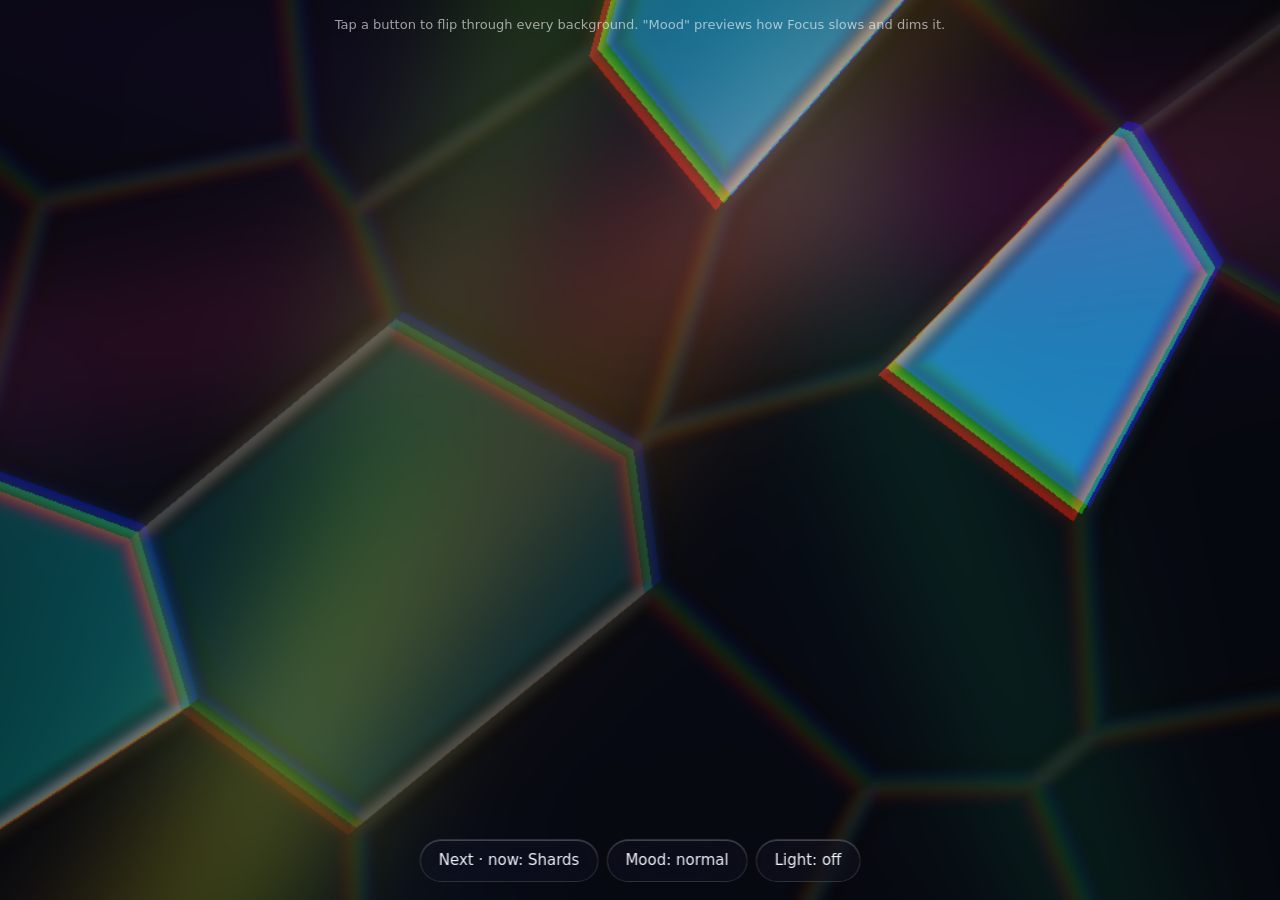
<file: os/concepts.html>
<!doctype html>
<html lang="en">
<head>
<meta charset="utf-8">
<meta name="viewport" content="width=device-width, initial-scale=1, viewport-fit=cover, user-scalable=no">
<title>Claude OS Backgrounds</title>
<meta name="robots" content="noindex">
<style>
  :root { --text: #f2f3fa; }
  html, body { height: 100%; margin: 0; background: #06070d; color: var(--text); overflow: hidden;
    font: 15px/1.4 -apple-system, BlinkMacSystemFont, "SF Pro Display", "Segoe UI", system-ui, sans-serif; -webkit-tap-highlight-color: transparent; }
  #gl { position: fixed; inset: 0; width: 100%; height: 100%; transition: opacity .65s ease; }
  body.bg-swap #gl { opacity: 0; }
  .bar { position: fixed; left: 50%; bottom: max(18px, env(safe-area-inset-bottom)); transform: translateX(-50%); display: flex; gap: 8px; }
  button { font: inherit; color: inherit; border: 1px solid rgba(255,255,255,.14); border-radius: 999px; padding: 10px 18px; cursor: pointer;
    background: rgba(22,24,38,.32); -webkit-backdrop-filter: blur(24px) saturate(180%); backdrop-filter: blur(24px) saturate(180%); box-shadow: inset 0 1px 0 rgba(255,255,255,.22); }
  .tip { position: fixed; top: max(16px, env(safe-area-inset-top)); left: 0; right: 0; text-align: center; font-size: 13px; color: rgba(255,255,255,.6); }
</style>
</head>
<body>
<canvas id="gl"></canvas>
<div class="tip">Tap a button to flip through every background. "Mood" previews how Focus slows and dims it.</div>
<div class="bar"><button id="next">Next</button><button id="mood">Mood: normal</button><button id="light">Light: off</button></div>
<script src="bg.js?v=5"></script>
<script>
  const B = window.OSBG, all = Object.keys(B.names).filter(k => k !== "prism"); let i = 0, m = 0, l = false;
  const label = () => document.getElementById("next").textContent = "Next  ·  now: " + B.names[all[i]];
  B.use(all[i]); label();
  document.getElementById("next").onclick = () => { i = (i + 1) % all.length; B.show(all[i]); setTimeout(label, 700); };
  const moods = [["normal", 1, 1], ["focus", .3, .55], ["break", 1.8, 1.1]];
  document.getElementById("mood").onclick = e => { m = (m + 1) % 3; B.mood(moods[m][1], moods[m][2]); e.target.textContent = "Mood: " + moods[m][0]; };
  document.getElementById("light").onclick = e => { l = !l; B.palette(l ? "light" : "dark", { mode: l ? "light" : "dark", vars: { accent: "#9d8cff" } }); e.target.textContent = "Light: " + (l ? "on" : "off"); };
</script>
</body>
</html>
</file>
<file: os/os.css>
/* Claude OS: glass and light. Colors come from the kit (Light / Dark / Sepia / Chameleon). */
:root {
  --bg: #07080f; --surface: #12141f; --surface2: #0c0e17; --border: #232637; --border2: #353a52;
  --text: #f2f3fa; --dim: #b9bdd3; --muted: #7b809c; --accent: #9d8cff; --accBg: rgba(157,140,255,.14);
  --ok: #5fd7a4; --bad: #ff8a8a; --star: #f5c35a; --scrim: rgba(7,8,15,.82); --shadow: rgba(0,0,0,.55);
  --hi: rgba(255,255,255,.22); --glassA: 30%;
  --spectrum: #ff5f6d, #ffb347, #ffe66d, #6dffb0, #5fc8ff, #8b7bff, #d77bff;
  --ease: cubic-bezier(.22,.8,.24,1); --spring: cubic-bezier(.34,1.4,.5,1);
  --padT: max(14px, env(safe-area-inset-top)); --padR: max(20px, env(safe-area-inset-right));
  --padB: max(14px, env(safe-area-inset-bottom)); --padL: max(20px, env(safe-area-inset-left));
}
:root[data-mode="light"] { --hi: rgba(255,255,255,.75); --glassA: 55%; }

* { box-sizing: border-box; }
html, body { height: 100%; margin: 0; }
body { background: var(--bg); color: var(--text); overflow: hidden;
  font: 15px/1.4 -apple-system, BlinkMacSystemFont, "SF Pro Display", "Segoe UI", system-ui, sans-serif;
  -webkit-user-select: none; user-select: none; -webkit-tap-highlight-color: transparent; -webkit-font-smoothing: antialiased; }
button { font: inherit; color: inherit; background: none; border: 0; padding: 0; cursor: pointer; text-align: inherit; }
input { font: inherit; color: inherit; }
svg { display: block; }
[hidden] { display: none !important; }
.mut { color: var(--muted); } .dim { color: var(--dim); }

/* ---------- background ---------- */
#gl, #prism { position: fixed; inset: 0; width: 100%; height: 100%; z-index: 0; transition: opacity .65s ease; }
#prism { display: none; }
body.bg-swap #gl, body.bg-swap #prism { opacity: 0; }
#dim { position: fixed; inset: 0; background: #000; opacity: 0; pointer-events: none; z-index: 40; transition: opacity 3s ease; }

/* ---------- glass ---------- */
.glass { position: relative; isolation: isolate;
  background: color-mix(in srgb, var(--surface) var(--glassA), transparent);
  -webkit-backdrop-filter: blur(24px) saturate(180%); backdrop-filter: blur(24px) saturate(180%);
  border: 1px solid color-mix(in srgb, var(--text) 13%, transparent);
  box-shadow: inset 0 1px 0 var(--hi), inset 0 -1px 0 color-mix(in srgb, var(--text) 5%, transparent), 0 18px 50px -20px var(--shadow);
  border-radius: 22px; overflow: hidden; }
.glass::before { content: ""; position: absolute; inset: -40% -60%; z-index: -1; pointer-events: none;
  background: linear-gradient(105deg, transparent 42%, color-mix(in srgb, white 9%, transparent) 50%, transparent 58%);
  transform: translateX(-60%); animation: glint 11s var(--ease) infinite; animation-delay: var(--gd, 0s); }
.glass::after { content: ""; position: absolute; inset: 0; z-index: -1; pointer-events: none; border-radius: inherit;
  background: radial-gradient(120% 60% at 20% -10%, color-mix(in srgb, white 10%, transparent), transparent 60%); }
@keyframes glint { 0%, 55% { transform: translateX(-60%); } 100% { transform: translateX(60%); } }
.round { width: 50px; height: 50px; border-radius: 50%; display: grid; place-items: center; flex: none; transition: transform .35s var(--spring); }
.round:active { transform: scale(.9); }
.round svg { width: 23px; height: 23px; }
.pill { border-radius: 999px; }

/* ---------- deck of panels (loops forever) ---------- */
#deck { position: fixed; inset: 0; z-index: 10; display: flex; overflow-x: auto; overflow-y: hidden;
  scroll-snap-type: x mandatory; scrollbar-width: none; overscroll-behavior: none; -webkit-overflow-scrolling: touch; }
#deck::-webkit-scrollbar { display: none; }
#deck.nosnap { scroll-snap-type: none; }
.page { flex: 0 0 100%; width: 100%; height: 100%; scroll-snap-align: start; scroll-snap-stop: always; position: relative; min-width: 0;
  padding: var(--padT) var(--padR) calc(var(--padB) + 14px) var(--padL); }
.read { padding-top: calc(var(--padT) + 50px); display: grid; gap: 12px; min-height: 0; }
#dots { position: fixed; z-index: 20; left: 50%; bottom: max(6px, calc(env(safe-area-inset-bottom) - 8px)); transform: translateX(-50%); display: flex; gap: 7px; transition: opacity .9s var(--ease); }
#dots i { width: 6px; height: 6px; border-radius: 3px; background: color-mix(in srgb, var(--text) 25%, transparent); transition: .45s var(--spring); }
#dots i.on { width: 18px; background: var(--text); box-shadow: 0 0 10px color-mix(in srgb, var(--text) 60%, transparent); }
#mini { position: fixed; z-index: 20; top: var(--padT); left: var(--padL); padding: 6px 14px; border-radius: 999px; font-size: 19px; font-weight: 300; font-variant-numeric: tabular-nums;
  opacity: 0; transform: translateY(-8px) scale(.96); transition: .5s var(--ease); pointer-events: none; }
#mini small { font-size: 11.5px; color: var(--muted); margin-left: 6px; letter-spacing: .02em; }
body.reading #mini { opacity: 1; transform: none; pointer-events: auto; cursor: pointer; }
#mini:active { transform: scale(.94); }
#gear { position: fixed; top: var(--padT); right: var(--padR); width: 40px; height: 40px; z-index: 30; transition: opacity .9s var(--ease); }
#gear svg { width: 20px; height: 20px; }
#toast { position: fixed; z-index: 45; left: 50%; top: 40%; transform: translate(-50%, -50%) scale(.9); padding: 10px 20px; border-radius: 999px; font-size: 15px; opacity: 0; pointer-events: none; transition: .5s var(--spring); }
#toast.on { opacity: 1; transform: translate(-50%, -50%); }
#net { position: fixed; z-index: 20; right: 70px; top: calc(var(--padT) + 12px); font-size: 10.5px; letter-spacing: .12em; text-transform: uppercase; color: var(--muted); }

/* ---------- home ---------- */
.home { display: grid; grid-template-columns: minmax(0, 1.25fr) minmax(0, 1fr); gap: 20px; align-items: center; }
.hl { min-width: 0; transition: transform 2.2s var(--ease); align-self: center; margin-top: -30px; }
.clock { display: flex; align-items: flex-start; gap: .1em; line-height: .88; font-weight: 200; letter-spacing: -.045em;
  font-size: min(19vw, 38vh); font-variant-numeric: tabular-nums; white-space: nowrap; }
.hm { background: linear-gradient(100deg, var(--text) 0%, var(--text) 38%, #ff7a85 44%, #ffd27a 47%, #9dffc9 50%, #7fd4ff 53%, #b49bff 56%, var(--text) 62%, var(--text) 100%);
  background-size: 320% 100%; background-position: 100% 0; -webkit-background-clip: text; background-clip: text; color: transparent;
  animation: sheen 16s linear infinite; filter: drop-shadow(0 0 28px color-mix(in srgb, var(--accent) 22%, transparent)); }
@keyframes sheen { 0% { background-position: 100% 0; } 45%, 100% { background-position: 0% 0; } }
.ampm { font-size: .2em; font-weight: 400; letter-spacing: .06em; color: var(--dim); margin-top: .5em; }
.date { margin-top: 10px; font-size: min(3.4vw, 6vh); color: var(--dim); text-shadow: 0 1px 14px var(--bg); }
.wx { margin-top: 12px; display: inline-flex; align-items: center; gap: 10px; padding: 7px 16px 7px 10px; font-size: 15px; }
.wx .wi svg { width: 28px; height: 28px; } .wx b { font-size: 19px; font-weight: 500; } .wx .mut { font-size: 13px; }
.headline { margin-top: 10px; font-size: 15px; color: var(--dim); text-shadow: 0 1px 10px var(--bg); display: -webkit-box; -webkit-line-clamp: 2; -webkit-box-orient: vertical; overflow: hidden; }
.glance { display: flex; flex-direction: column; gap: 10px; align-self: center; margin-top: -24px; padding-right: 50px; min-width: 0; }
.g { display: flex; gap: 12px; align-items: center; padding: 12px 14px; width: 100%; transition: transform .35s var(--spring); }
.g:active { transform: scale(.97); }
.g > div { min-width: 0; flex: 1; }
.g .k { font-size: 10.5px; letter-spacing: .14em; text-transform: uppercase; color: var(--muted); }
.g .v { font-size: 15.5px; white-space: nowrap; overflow: hidden; text-overflow: ellipsis; }
.g .n { flex: none; min-width: 26px; height: 26px; padding: 0 7px; border-radius: 13px; display: grid; place-items: center; font-size: 13px; font-weight: 600; background: var(--accent); color: var(--bg); box-shadow: 0 0 14px var(--accent); }
.g .n.red { background: #ff5a3c; box-shadow: 0 0 14px #ff5a3c; } .g .n.teal { background: #2bb5a0; box-shadow: 0 0 14px #2bb5a0; }
.g .n.soft { background: color-mix(in srgb, var(--text) 14%, transparent); color: var(--text); box-shadow: none; }
.glance[data-count="4"] .g, .glance[data-count="5"] .g { padding: 8px 12px; } .glance[data-count="5"] { gap: 7px; }
.dock { position: absolute; left: var(--padL); right: var(--padR); bottom: calc(var(--padB) + 8px); display: flex; align-items: center; gap: 10px; transition: opacity .9s var(--ease); }
.chips { display: flex; gap: 8px; overflow-x: auto; scrollbar-width: none; min-width: 0; }
.chips::-webkit-scrollbar { display: none; }
.chip { display: flex; align-items: center; gap: 8px; padding: 6px 12px 6px 6px; border-radius: 999px; flex: none; font-variant-numeric: tabular-nums; font-size: 14px; animation: pop .5s var(--spring); }
.chip svg { width: 34px; height: 34px; } .chip .ai { width: 34px; display: grid; place-items: center; color: var(--star); } .chip .ai svg { width: 22px; height: 22px; }
.chip .lbl { color: var(--muted); font-size: 12px; max-width: 8em; overflow: hidden; text-overflow: ellipsis; white-space: nowrap; }
.chip.paused { opacity: .6; }
@keyframes pop { from { transform: scale(.6); opacity: 0; } }

/* ---------- reading panels ---------- */
.card { padding: 14px 16px; min-height: 0; overflow-y: auto; scrollbar-width: none; }
.card::-webkit-scrollbar { display: none; }
.h { font-size: 11px; letter-spacing: .14em; text-transform: uppercase; color: var(--muted); margin: 0 0 8px; }
.sum { font-size: 16px; line-height: 1.45; margin: 0 0 10px; }
.empty { color: var(--muted); padding: 18px 0; text-align: center; } .empty.sm { padding: 6px 0; text-align: left; }
.link { color: var(--accent); text-decoration: none; font-size: 13px; }
.rowhead { display: flex; align-items: center; justify-content: space-between; gap: 10px; padding-right: 50px; }
.rowhead .h { margin: 0; }

.today { grid-template-columns: minmax(0, 1.35fr) minmax(0, 1fr); }
.ev { display: grid; grid-template-columns: 84px 1fr; gap: 10px; padding: 8px 0; border-top: 1px solid color-mix(in srgb, var(--text) 8%, transparent); align-items: baseline; }
.ev:first-of-type { border-top: 0; }
.ev .t { font-variant-numeric: tabular-nums; color: var(--dim); font-size: 14px; } .ev .w { color: var(--muted); font-size: 12.5px; }
.ev.past { opacity: .42; } .ev.next .t { color: var(--accent); }
.ev.next .n { text-shadow: 0 0 18px color-mix(in srgb, var(--accent) 55%, transparent); }
.tags { display: flex; flex-wrap: wrap; gap: 6px; }
.tag { padding: 4px 11px; border-radius: 999px; font-size: 13px; background: color-mix(in srgb, var(--accent) 16%, transparent); border: 1px solid color-mix(in srgb, var(--accent) 30%, transparent); }
.wxbig { display: flex; align-items: center; gap: 12px; }
.wxbig .wi svg { width: 46px; height: 46px; } .wxbig b { font-size: 46px; font-weight: 200; line-height: 1; }
.fc { display: grid; grid-template-columns: 44px 28px 40px 1fr; align-items: center; padding: 5px 0; font-size: 14px; border-top: 1px solid color-mix(in srgb, var(--text) 7%, transparent); }
.fc > span:last-child { text-align: right; } .fc .fi svg { width: 22px; height: 22px; } .fc .mut { font-size: 12px; }
.palabra { margin-top: 10px; padding: 9px 12px; border-radius: 14px; background: color-mix(in srgb, var(--accent) 11%, transparent); font-size: 14px; }

/* calendar */
.calendar { grid-template-rows: minmax(0, 1fr); }
.calcard { display: flex; flex-direction: column; padding: 10px 12px 0; }
.calhead { display: flex; align-items: center; justify-content: space-between; margin-bottom: 4px; }
.calhead .h { margin: 0; font-size: 12px; }
.calbody { flex: 1; min-height: 0; display: flex; flex-direction: column; }
.cgrid { display: grid; grid-template-columns: 42px repeat(var(--n), minmax(0, 1fr)); }
.cdh { text-align: center; padding: 2px 0 6px; font-size: 12px; color: var(--muted); display: flex; gap: 6px; justify-content: center; align-items: baseline; }
.cdh b { font-size: 17px; font-weight: 400; color: var(--dim); }
.cdh.on b { color: var(--bg); background: var(--accent); border-radius: 999px; padding: 0 8px; box-shadow: 0 0 14px var(--accent); }
.cgrid.ad { padding-bottom: 4px; border-bottom: 1px solid color-mix(in srgb, var(--text) 10%, transparent); }
.cad { display: flex; flex-wrap: wrap; gap: 3px; padding: 0 2px; }
.ce-ad { font-size: 11px; padding: 2px 7px; border-radius: 7px; background: color-mix(in srgb, var(--accent) 22%, transparent); white-space: nowrap; overflow: hidden; text-overflow: ellipsis; max-width: 100%; }
.ce-ad.routine { background: color-mix(in srgb, var(--text) 8%, transparent); color: var(--muted); }
.cscroll { flex: 1; min-height: 0; overflow-y: auto; scrollbar-width: none; -webkit-mask-image: linear-gradient(transparent, #000 10px, #000 calc(100% - 14px), transparent); mask-image: linear-gradient(transparent, #000 10px, #000 calc(100% - 14px), transparent); }
.cscroll::-webkit-scrollbar { display: none; }
.cgrid.body { position: relative; margin: 6px 0 10px; background-image: repeating-linear-gradient(to bottom, color-mix(in srgb, var(--text) 8%, transparent) 0 1px, transparent 1px var(--hp)); }
.gut { position: relative; }
.hr { position: absolute; left: 0; right: 6px; transform: translateY(-50%); font-size: 10.5px; color: var(--muted); text-align: right; font-variant-numeric: tabular-nums; }
.ccol { position: relative; border-left: 1px solid color-mix(in srgb, var(--text) 7%, transparent); }
.ccol.on { background: linear-gradient(to bottom, color-mix(in srgb, var(--accent) 6%, transparent), transparent); }
.ce { position: absolute; border-radius: 8px; padding: 3px 6px; overflow: hidden; font-size: 11.5px; line-height: 1.25;
  background: color-mix(in srgb, var(--accent) 24%, transparent); border-left: 3px solid var(--accent);
  -webkit-backdrop-filter: blur(10px); backdrop-filter: blur(10px); }
.ce b { font-weight: 500; display: block; white-space: nowrap; overflow: hidden; text-overflow: ellipsis; }
.ce span { color: var(--dim); font-size: 10.5px; }
.ce.routine { background: color-mix(in srgb, var(--text) 6%, transparent); border-left-color: color-mix(in srgb, var(--text) 25%, transparent); color: var(--muted); }
.ce.routine b { font-weight: 400; } .ce.routine span { color: var(--muted); }
.ce.key { background: color-mix(in srgb, var(--accent) 38%, transparent); box-shadow: 0 0 18px -4px var(--accent); border-left-color: #fff; }
.now { position: absolute; left: -4px; right: 0; height: 2px; background: linear-gradient(90deg, #ff7a85, #ffd27a, #9dffc9, #7fd4ff, #b49bff); box-shadow: 0 0 10px #fff8; z-index: 2; }
.now::before { content: ""; position: absolute; left: -2px; top: -3px; width: 8px; height: 8px; border-radius: 50%; background: #ff7a85; box-shadow: 0 0 8px #ff7a85; }

/* inbox */
.inbox { grid-template-rows: auto minmax(0, 1fr); }
.inboxgrid { display: grid; grid-template-columns: 1fr 1fr; gap: 10px; align-content: start; overflow-y: auto; scrollbar-width: none; min-height: 0; padding-bottom: 6px; }
.inboxgrid::-webkit-scrollbar { display: none; }
.inboxgrid .empty { grid-column: 1 / -1; }
.msg { padding: 12px 14px 12px 28px; border-radius: 18px; transition: opacity .3s; }
.msg::before { content: ""; position: absolute; left: 12px; top: 18px; width: 7px; height: 7px; border-radius: 50%; background: var(--c, var(--accent)); box-shadow: 0 0 10px var(--c, var(--accent)); z-index: 1; }
.msg.read { opacity: .55; } .msg.read::before { box-shadow: none; }
.msg .tt { font-weight: 600; font-size: 15px; }
.msg .bd { color: var(--dim); font-size: 14px; margin-top: 2px; display: -webkit-box; -webkit-line-clamp: 3; -webkit-box-orient: vertical; overflow: hidden; }
.msg.open { grid-column: 1 / -1; } .msg.open .bd { -webkit-line-clamp: unset; display: block; }
.msg .meta { color: var(--muted); font-size: 12px; margin-top: 4px; } .msg .meta a { color: var(--accent); text-decoration: none; }
.lv-good { --c: var(--ok); } .lv-warn { --c: var(--star); } .lv-alert { --c: var(--bad); }

/* flags */
.flags { grid-template-rows: auto minmax(0, 1fr); }
.stats { display: grid; grid-template-columns: repeat(4, 1fr); gap: 8px; margin-bottom: 10px; }
.stat { padding: 8px 10px; border-radius: 14px; background: color-mix(in srgb, var(--text) 6%, transparent); }
.stat b { display: block; font-size: 20px; font-weight: 500; } .stat span { font-size: 10px; letter-spacing: .1em; text-transform: uppercase; color: var(--muted); }
.fl { display: flex; gap: 8px; padding: 8px 0; border-top: 1px solid color-mix(in srgb, var(--text) 8%, transparent); font-size: 14px; align-items: flex-start; }
.fl .p { color: var(--muted); font-size: 12px; white-space: nowrap; margin-top: 1px; }
.fl .x { flex: 1; min-width: 0; overflow: hidden; text-overflow: ellipsis; white-space: nowrap; }
.fl .d { width: 7px; height: 7px; border-radius: 50%; flex: none; margin-top: 7px; background: #ff5a3c; } .fl .d.teal { background: #2bb5a0; }

/* music */
.music { display: flex; flex-direction: column; gap: 10px; }
.mtabs { display: flex; gap: 6px; flex-wrap: wrap; }
.mt { padding: 6px 14px; border-radius: 999px; font-size: 14px; color: var(--dim); background: color-mix(in srgb, var(--text) 7%, transparent); }
.mt.on { color: var(--text); background: color-mix(in srgb, var(--text) 16%, transparent); box-shadow: inset 0 1px 0 var(--hi); }
.player { flex: 1; min-height: 0; border-radius: 14px; overflow: hidden; }
.player iframe { width: 100%; height: 100%; min-height: 152px; border: 0; border-radius: 14px; display: block; }

/* ---------- screensaver ---------- */
body.idle .glance, body.idle .dock, body.idle #gear, body.idle .headline, body.idle #dots, body.idle #toast { opacity: 0; pointer-events: none; }
body.idle .glance { transform: translateX(30px); transition: opacity .9s var(--ease), transform .9s var(--ease); }
body.idle #deck { overflow: hidden; }
body.idle .wx { pointer-events: none; }

/* ---------- controls shared by sheets ---------- */
.seg { display: inline-flex; padding: 3px; border-radius: 999px; background: color-mix(in srgb, var(--text) 8%, transparent); flex-wrap: wrap; }
.seg.glass { background: color-mix(in srgb, var(--surface) var(--glassA), transparent); }
.seg button { padding: 6px 13px; border-radius: 999px; font-size: 13.5px; color: var(--dim); transition: background .3s, color .3s; }
.seg button.on { background: color-mix(in srgb, var(--text) 16%, transparent); color: var(--text); box-shadow: inset 0 1px 0 var(--hi); }
#sheetBack { position: fixed; inset: 0; z-index: 50; display: grid; place-items: center; padding: 12px; background: color-mix(in srgb, var(--bg) 35%, transparent); animation: fade .35s var(--ease); }
#sheet { width: min(620px, 100%); max-height: calc(100vh - 24px); overflow-y: auto; padding: 16px 20px 20px; border-radius: 28px;
  background: color-mix(in srgb, var(--surface) 62%, transparent); animation: rise .5s var(--spring); scrollbar-width: none; }
#sheet::-webkit-scrollbar { display: none; }
@keyframes fade { from { opacity: 0; } }
@keyframes rise { from { transform: translateY(24px) scale(.96); opacity: 0; } }
.sh-top { display: flex; align-items: center; justify-content: space-between; margin-bottom: 12px; }
.sh-top h2 { margin: 0; font-size: 20px; font-weight: 600; }
.close { width: 34px; height: 34px; border-radius: 50%; display: grid; place-items: center; background: color-mix(in srgb, var(--text) 10%, transparent); }
.close svg { width: 16px; height: 16px; }
.grid { display: grid; grid-template-columns: repeat(auto-fill, minmax(76px, 1fr)); gap: 8px; }
.btn { padding: 10px 14px; border-radius: 14px; background: color-mix(in srgb, var(--text) 9%, transparent); font-size: 15px; text-align: center; transition: transform .3s var(--spring), background .2s; }
.btn:active { transform: scale(.94); }
.btn.pri { background: var(--accent); color: var(--bg); font-weight: 600; box-shadow: 0 6px 24px -8px var(--accent); }
.btn.bad { color: var(--bad); }
.row { display: flex; align-items: center; gap: 10px; margin-top: 12px; flex-wrap: wrap; }
.row.sp { justify-content: space-between; } .row.center { justify-content: center; } .row.tight { margin-top: 6px; }
.tog { display: grid; grid-template-columns: 1fr 1fr; column-gap: 24px; }
.lbl2 { font-size: 13px; color: var(--muted); }
.field { flex: 1; min-width: 120px; padding: 10px 12px; border-radius: 14px; border: 1px solid color-mix(in srgb, var(--text) 14%, transparent);
  background: color-mix(in srgb, var(--surface2) 50%, transparent); outline: none; -webkit-user-select: text; user-select: text; }
.field:focus { border-color: var(--accent); }
input[type="time"].field { flex: none; min-width: 130px; font-size: 20px; }
.step { display: flex; align-items: center; gap: 6px; }
.step b { font-size: 34px; font-weight: 300; min-width: 2.2ch; text-align: center; font-variant-numeric: tabular-nums; }
.step .btn { width: 44px; padding: 8px 0; }
.days { display: flex; gap: 6px; }
.day { width: 34px; height: 34px; border-radius: 50%; display: grid; place-items: center; font-size: 13px; background: color-mix(in srgb, var(--text) 8%, transparent); color: var(--muted); }
.day.on { background: var(--accent); color: var(--bg); }
.item { display: flex; align-items: center; gap: 12px; padding: 10px 0; border-top: 1px solid color-mix(in srgb, var(--text) 8%, transparent); }
.item .big { font-size: 26px; font-weight: 300; font-variant-numeric: tabular-nums; } .item .sub { font-size: 12.5px; color: var(--muted); }
.grow { flex: 1; min-width: 0; }
.sw { width: 50px; height: 30px; border-radius: 999px; background: color-mix(in srgb, var(--text) 16%, transparent); position: relative; flex: none; transition: background .3s; }
.sw::after { content: ""; position: absolute; top: 3px; left: 3px; width: 24px; height: 24px; border-radius: 50%; background: #fff; box-shadow: 0 2px 6px rgba(0,0,0,.3); transition: transform .4s var(--spring); }
.sw.on { background: var(--ok); } .sw.on::after { transform: translateX(20px); }
input[type="range"] { flex: 1; accent-color: var(--accent); min-width: 120px; }
.ver { margin-top: 16px; font-size: 11.5px; color: var(--muted); text-align: center; }

/* ---------- ringing ---------- */
#ring { position: fixed; inset: 0; z-index: 60; display: grid; place-items: center; text-align: center;
  background: radial-gradient(circle at 50% 45%, color-mix(in srgb, var(--accent) 22%, transparent), color-mix(in srgb, var(--bg) 82%, transparent) 70%);
  -webkit-backdrop-filter: blur(18px); backdrop-filter: blur(18px); animation: fade .5s var(--ease); }
.orb { position: relative; width: min(38vh, 220px); aspect-ratio: 1; margin: 0 auto 18px; }
.orb i { position: absolute; inset: 0; border-radius: 50%; border: 1.5px solid color-mix(in srgb, var(--accent) 70%, white); animation: wave 2.4s var(--ease) infinite; opacity: 0; }
.orb i:nth-child(2) { animation-delay: .8s; } .orb i:nth-child(3) { animation-delay: 1.6s; }
.orb b { position: absolute; inset: 22%; border-radius: 50%; background: conic-gradient(from 0deg, var(--spectrum), #ff5f6d); filter: blur(16px) saturate(140%); animation: spin 6s linear infinite, breathe 2.4s ease-in-out infinite; }
.orb em { position: absolute; inset: 30%; border-radius: 50%; background: radial-gradient(circle at 35% 30%, #fff, color-mix(in srgb, white 30%, transparent) 60%, transparent 72%); }
@keyframes wave { 0% { transform: scale(.5); opacity: .9; } 100% { transform: scale(1.35); opacity: 0; } }
@keyframes spin { to { transform: rotate(360deg); } }
@keyframes breathe { 50% { opacity: .65; } }
#ring h2 { margin: 0; font-size: 30px; font-weight: 300; } #ring p { margin: 4px 0 18px; color: var(--dim); }
#ring .btn { min-width: 130px; padding: 14px 18px; font-size: 17px; }

/* ---------- gate ---------- */
#gate { position: fixed; inset: 0; z-index: 70; display: grid; place-items: center; text-align: center; transition: opacity 1.2s var(--ease); }
#gate.lock { background: color-mix(in srgb, var(--bg) 30%, transparent); }
#gate.gone { opacity: 0; pointer-events: none; }
.gate-card { width: min(380px, 90vw); padding: 26px 24px; border-radius: 30px; }
.gate-card img { width: 64px; height: 64px; border-radius: 16px; box-shadow: 0 8px 30px -8px var(--accent); }
.gate-card h1 { margin: 12px 0 2px; font-size: 24px; font-weight: 300; letter-spacing: .02em; }
.gate-card p { margin: 0 0 16px; color: var(--dim); font-size: 14px; }
.gate-card .field { width: 100%; text-align: center; font-size: 18px; letter-spacing: .04em; }
.gate-card .btn { width: 100%; margin-top: 10px; }
.shake { animation: shake .45s; }
@keyframes shake { 20%, 60% { transform: translateX(-8px); } 40%, 80% { transform: translateX(8px); } }
.tapper { font-size: 13px; letter-spacing: .3em; text-transform: uppercase; color: var(--dim); animation: breathe 2.6s ease-in-out infinite; }

/* ---------- phone held upright ---------- */
@media (orientation: portrait) {
  .home { grid-template-columns: 1fr; grid-template-rows: auto auto; align-content: center; gap: 18px; }
  .clock { font-size: min(26vw, 20vh); } .date { font-size: 18px; }
  .glance { padding-right: 0; margin-top: 0; }
  .today, .inboxgrid { grid-template-columns: 1fr; }
  .tog { grid-template-columns: 1fr; }
  .stats { grid-template-columns: repeat(2, 1fr); }
}
@media (max-height: 420px) and (orientation: landscape) {
  .headline { -webkit-line-clamp: 1; }
  .round { width: 46px; height: 46px; }
}
@media (prefers-reduced-motion: reduce) { .glass::before, .hm { animation: none; } }
:root[data-mode="light"] .wi svg, :root[data-mode="light"] .fi svg { filter: brightness(.5) saturate(1.8); }

/* ---------- focus ---------- */
.read.focus { display: block; }
.focus .focus { height: 100%; display: grid; grid-template-columns: auto minmax(0, 1fr); gap: 34px; align-items: center; padding: 0 20px; }
.fring { position: relative; width: min(64vh, 300px); aspect-ratio: 1; display: grid; place-items: center; }
.fring svg { position: absolute; inset: 0; width: 100%; height: 100%; transform: rotate(-90deg); overflow: visible; }
.ftrack { fill: none; stroke: color-mix(in srgb, var(--text) 10%, transparent); stroke-width: 5; }
.fprog { fill: none; stroke: var(--accent); stroke-width: 5; stroke-linecap: round; filter: drop-shadow(0 0 8px var(--accent)); transition: stroke-dashoffset 1s linear, stroke .8s; }
.fring.brk .fprog { stroke: var(--ok); filter: drop-shadow(0 0 8px var(--ok)); }
.fring .orb { position: absolute; inset: 14%; width: auto; margin: 0; opacity: .35; transition: opacity 1.2s var(--ease); }
.fring .orb i, .fring .orb b { animation-play-state: paused; }
.fring.run .orb { opacity: .5; } .fring.run .orb i, .fring.run .orb b { animation-play-state: running; }
.fring.run .orb b { animation-duration: 14s, 5s; } .fring.brk.run .orb b { animation-duration: 5s, 2s; }
.ftime { position: relative; font-size: min(15vh, 64px); font-weight: 200; font-variant-numeric: tabular-nums; letter-spacing: -.03em; text-shadow: 0 0 18px var(--bg), 0 0 4px var(--bg); }
.fside { display: flex; flex-direction: column; gap: 8px; align-items: flex-start; }
.fstate { font-size: 30px; font-weight: 300; }
.fside .row { margin-top: 6px; }
.fside .btn { min-width: 88px; }

/* ---------- night mode: just a dim, warm clock ---------- */
body.nightmode { background: #000; }
body.nightmode #gl, body.nightmode #prism { opacity: 0; }
body.nightmode .hm { background: none; color: #ff8a5c; filter: none; opacity: .32; animation: none; }
body.nightmode .ampm, body.nightmode .date { color: #ff8a5c; opacity: .22; text-shadow: none; }
body.nightmode .wx, body.nightmode .glance, body.nightmode .dock, body.nightmode #mini, body.nightmode #dots, body.nightmode #gear { opacity: 0 !important; pointer-events: none; }
body.nightmode .glass { -webkit-backdrop-filter: none; backdrop-filter: none; }
@media (orientation: portrait) { .focus .focus { grid-template-columns: 1fr; justify-items: center; } .fside { align-items: center; } }

/* ---------- Spotify remote ---------- */
.mt.connect { background: color-mix(in srgb, #1db954 30%, transparent); color: var(--text); }
.np { display: grid; grid-template-columns: auto minmax(0, 1fr); gap: 18px; align-items: center; }
.np.idle { grid-template-columns: 1fr; }
.np .art { width: min(36vh, 170px); aspect-ratio: 1; border-radius: 16px; background: color-mix(in srgb, var(--text) 6%, transparent); }
.np .art img { width: 100%; height: 100%; object-fit: cover; display: block; }
.sptt { font-size: 20px; font-weight: 500; white-space: nowrap; overflow: hidden; text-overflow: ellipsis; }
.spbar { height: 4px; border-radius: 2px; margin: 10px 0 12px; background: color-mix(in srgb, var(--text) 12%, transparent); overflow: hidden; }
.spbar i { display: block; height: 100%; background: linear-gradient(90deg, #ff7a85, #ffd27a, #9dffc9, #7fd4ff, #b49bff); box-shadow: 0 0 8px #fff8; transition: width 1s linear; }
.ctrl { display: flex; gap: 12px; align-items: center; }
.ctrl .round svg { width: 20px; height: 20px; } .ctrl .big { width: 60px; height: 60px; } .ctrl .big svg { width: 26px; height: 26px; }
.vol { display: flex; align-items: center; gap: 10px; margin-top: 12px; max-width: 320px; color: var(--muted); }
.vol svg { width: 20px; height: 20px; flex: none; } .vol input { touch-action: none; }
.devs { display: flex; gap: 6px; flex-wrap: wrap; }
.plist { display: grid; grid-template-columns: repeat(auto-fill, minmax(150px, 1fr)); gap: 8px; }
.pl { display: flex; align-items: center; gap: 8px; padding: 5px; border-radius: 12px; background: color-mix(in srgb, var(--text) 6%, transparent); font-size: 13.5px; min-width: 0; transition: transform .3s var(--spring); }
.pl:active { transform: scale(.96); }
.pl img, .pl .noimg { width: 36px; height: 36px; border-radius: 8px; object-fit: cover; flex: none; background: color-mix(in srgb, var(--accent) 25%, transparent); }
.pl span:last-child { white-space: nowrap; overflow: hidden; text-overflow: ellipsis; }
.music .player { overflow-y: auto; scrollbar-width: none; } .music .player::-webkit-scrollbar { display: none; }
.nodev { padding: 12px 14px; border-radius: 14px; background: color-mix(in srgb, var(--star) 12%, transparent); border: 1px solid color-mix(in srgb, var(--star) 30%, transparent); font-size: 14.5px; line-height: 1.45; }
.devs { align-items: center; } .devs .lbl2 { margin-right: 4px; }

/* home music card with a time bar; Spotify search */
.g.gm { align-items: center; }
.gart { width: 46px; height: 46px; border-radius: 10px; overflow: hidden; flex: none; background: color-mix(in srgb, var(--text) 8%, transparent); box-shadow: 0 6px 18px -6px #000a; }
.gart img { width: 100%; height: 100%; object-fit: cover; display: block; }
.spbar.gbar { margin: 7px 0 1px; height: 3px; }
.spsearch { display: flex; gap: 8px; align-items: center; width: 100%; }
.spsearch .field { padding: 9px 14px; border-radius: 999px; }
.spres:not(:empty) { margin-top: 10px; flex: 1; min-height: 0; overflow-y: auto; scrollbar-width: none; width: 100%; }
.music:has(.spres:not(:empty)) .player { display: none; }
.music:has(.spres:not(:empty)) .mtabs { flex: 1; min-height: 0; }
.spres::-webkit-scrollbar { display: none; }
.srg { display: grid; grid-template-columns: repeat(auto-fill, minmax(220px, 1fr)); gap: 6px; margin-bottom: 10px; }
.sr { display: flex; align-items: center; gap: 10px; padding: 5px; border-radius: 12px; background: color-mix(in srgb, var(--text) 6%, transparent); min-width: 0; transition: transform .3s var(--spring); }
.sr:active { transform: scale(.97); }
.sr img, .sr .noimg { width: 40px; height: 40px; border-radius: 8px; object-fit: cover; flex: none; background: color-mix(in srgb, var(--accent) 25%, transparent); }
.sr .rd { border-radius: 50%; }
.srt { display: flex; flex-direction: column; min-width: 0; font-size: 13.5px; line-height: 1.3; }
.srt b, .srt .mut { white-space: nowrap; overflow: hidden; text-overflow: ellipsis; font-weight: 500; } .srt .mut { font-size: 12px; font-weight: 400; }
.mtabs:has(.spsearch) { flex-direction: column; flex-wrap: nowrap; }

/* ---------- 2.7: screensaver strip, apps shelf, calendar details ---------- */
#idle { position: fixed; z-index: 21; left: var(--padL); right: var(--padR); bottom: calc(var(--padB) + 4px); display: flex; align-items: center; justify-content: space-between; gap: 16px;
  opacity: 0; pointer-events: none; transition: opacity 1.2s var(--ease), transform 2.2s var(--ease); font-size: 13px; text-shadow: 0 1px 10px rgba(0,0,0,.6); }
body.idle #idle { opacity: .5; pointer-events: auto; }
body.idle #idle:active { opacity: .95; transition: opacity .2s; }
body.nightmode #idle, body.nightmode #idleprog { opacity: 0 !important; pointer-events: none !important; }
#idle .il, #idle .ir { display: flex; align-items: center; gap: 2px; min-width: 0; }
#idle .ir { gap: 14px; margin-left: auto; font-variant-numeric: tabular-nums; flex: none; }
#idle .il button { width: 36px; height: 36px; display: grid; place-items: center; border-radius: 50%; flex: none; transition: transform .3s var(--spring), background .3s; }
#idle .il button:active { transform: scale(.86); background: color-mix(in srgb, var(--text) 16%, transparent); }
#idle .il button svg { width: 15px; height: 15px; }
#idle .it { margin-left: 8px; white-space: nowrap; overflow: hidden; text-overflow: ellipsis; color: var(--muted); min-width: 0; }
#idle .it b { font-weight: 500; color: var(--text); margin-right: 7px; }
#idle .ic { display: inline-flex; align-items: center; gap: 6px; color: var(--muted); padding: 8px 0; white-space: nowrap; }
#idle .ic b { color: var(--text); font-weight: 500; } #idle .ic svg { width: 15px; height: 15px; } #idle .ic.paused { opacity: .6; }
#idleprog { position: fixed; z-index: 21; left: 0; right: 0; bottom: 0; height: 2px; opacity: 0; pointer-events: none; transition: opacity 1.2s var(--ease); background: color-mix(in srgb, var(--text) 8%, transparent); }
#idleprog i { display: block; height: 100%; width: 0; background: color-mix(in srgb, var(--text) 75%, transparent); transition: width 1s linear; }
body.idle.idlemusic #idleprog { opacity: .55; }

.page.apps { display: flex; flex-direction: column; }
.appnote { font-size: 12.5px; }
.appgrid { display: grid; grid-template-columns: repeat(auto-fill, minmax(86px, 1fr)); gap: 16px 8px; align-content: start; overflow-y: auto; scrollbar-width: none; min-height: 0; flex: 1; padding: 12px 44px 10px 2px; }
.appgrid::-webkit-scrollbar { display: none; } .appgrid .empty { grid-column: 1 / -1; }
.app { display: flex; flex-direction: column; align-items: center; gap: 7px; text-decoration: none; color: var(--text); font-size: 12px; text-align: center; min-width: 0; transition: transform .35s var(--spring); animation: pop .5s var(--spring) backwards; }
.app:active { transform: scale(.9); }
.app .ai2 { width: 62px; height: 62px; border-radius: 16px; overflow: hidden; display: grid; place-items: center; flex: none; }
.app .ai2 i { font-style: normal; font-size: 26px; font-weight: 300; color: var(--muted); }
.app .ai2 img { position: absolute; inset: 0; width: 100%; height: 100%; object-fit: cover; z-index: 2; }
.app b { font-weight: 400; max-width: 100%; overflow: hidden; text-overflow: ellipsis; white-space: nowrap; }

.calnext { flex: 1; min-width: 0; margin: 0 12px; font-size: 12.5px; color: var(--muted); white-space: nowrap; overflow: hidden; text-overflow: ellipsis; }
.calnext b { color: var(--text); font-weight: 500; }
.calnow { margin-right: 10px; flex: none; }
.ce, .ce-ad { cursor: pointer; transition: filter .2s, transform .3s var(--spring); } .ce:active { filter: brightness(1.35); transform: scale(.98); }
.evd { display: flex; flex-direction: column; gap: 10px; padding: 4px 0 6px; }
.evrow { display: flex; gap: 14px; align-items: baseline; font-size: 15px; }
.evrow .k { flex: none; width: 54px; font-size: 10.5px; letter-spacing: .14em; text-transform: uppercase; color: var(--muted); }
</file>
